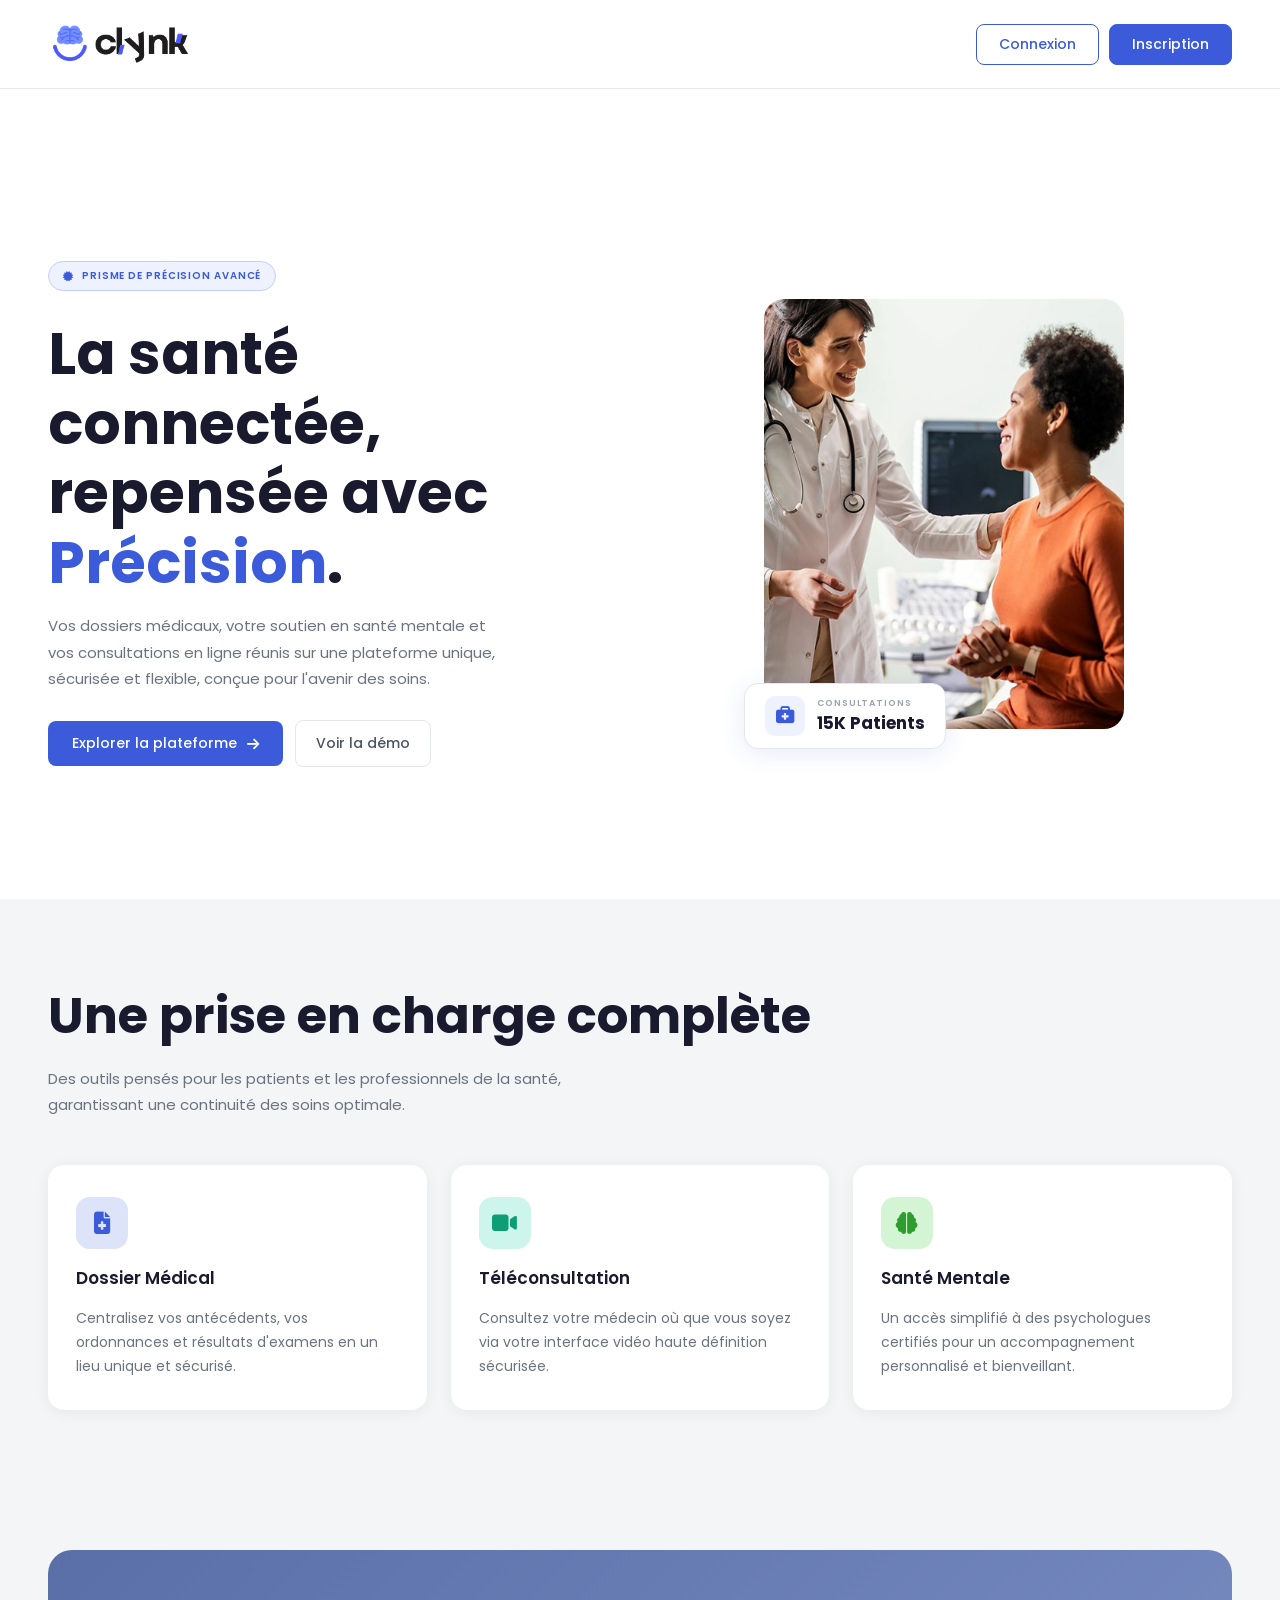
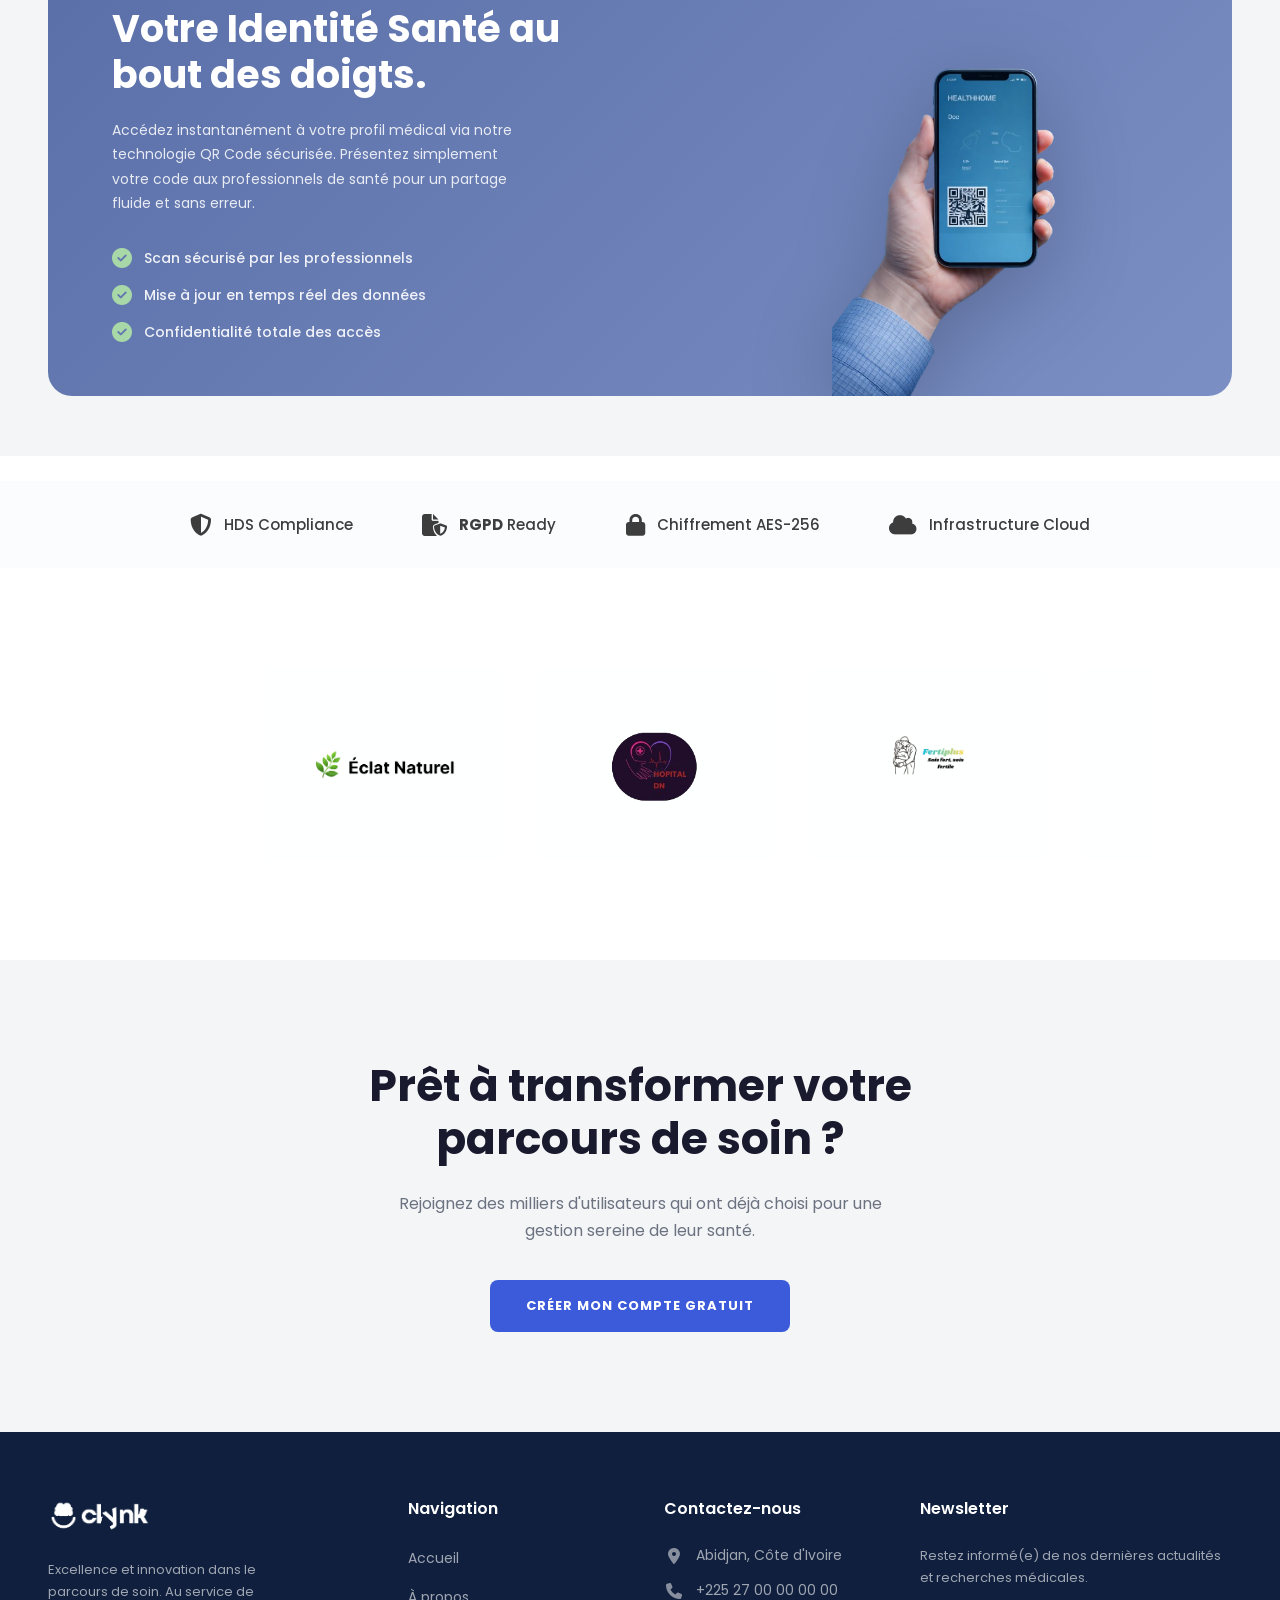
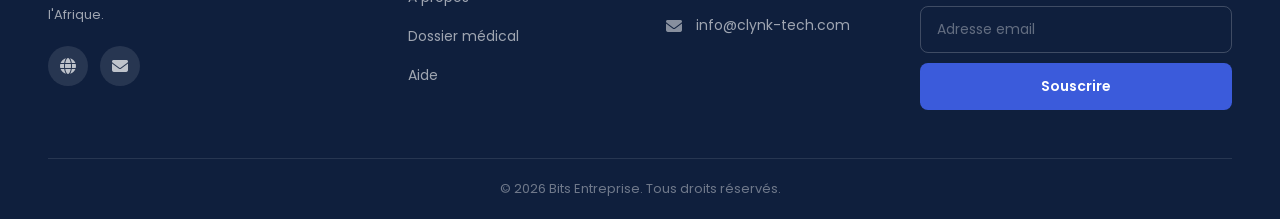
<file: index.html>
<!doctype html>
<html lang="fr">

<head>
  <meta charset="UTF-8" />
  <meta name="viewport" content="width=device-width, initial-scale=1.0" />
  <link rel="stylesheet" href="style.css" />
  <title>CLYNK | Accueil</title>
  <link rel="stylesheet" href="https://cdnjs.cloudflare.com/ajax/libs/font-awesome/6.5.0/css/all.min.css" />
  <link rel="icon" type="image/x-icon" href="ressources/favicon_io/android-chrome-512x512.png" />
</head>

<body>

  <!-- NAVIGATION -->
  <nav class="nav">
    <img src="ressources/logo Clynk1.png" alt="Logo de Clynk" class="nav__logo" />

    <!-- Bouton burger -->
    <button class="nav__burger" id="burger" aria-label="Ouvrir le menu">
      <i class="fa-solid fa-bars"></i>
    </button>

    <!-- Liens -->
    <ul class="nav__liens" id="menu">
      <li class="btn-contact"><a href="Auth/connexion.html">Connexion</a></li>
      <li class="btn-contact"><a href="Auth/creation.html">Inscription</a></li>
    </ul>
  </nav>

  <!-- HERO -->
  <div class="hero">
    <div class="hero__gauche">
      <div class="badge">
        <i class="fa-solid fa-certificate"></i>
        Prisme de précision avancé
      </div>
      <div class="hero__texte">
        <h1>La santé connectée, repensée avec <span>Précision</span>.</h1>
        <p>Vos dossiers médicaux, votre soutien en santé mentale et vos consultations en ligne réunis sur une plateforme unique, sécurisée et flexible, conçue pour l'avenir des soins.</p>
      </div>
      <div class="hero__boutons">
        <a href="" class="btn-primaire">Explorer la plateforme <i class="fa-solid fa-arrow-right"></i></a>
        <a href="" class="btn-secondaire">Voir la démo</a>
      </div>
    </div>

    <div class="hero__droite">
      <div class="hero__image">
        <img src="ressources/hero0.png" alt="Une doctoresse avec un patient" />
        <div class="stat-carte">
          <div class="stat-carte__icone"><i class="fa-solid fa-briefcase-medical"></i></div>
          <div class="stat-carte__info">
            <span class="stat-carte__label">Consultations</span>
            <span class="stat-carte__valeur">15K Patients</span>
          </div>
        </div>
      </div>
    </div>
  </div>

  <!-- SECTION : PRISE EN CHARGE -->
  <div class="section-fonctionnalites">
    <div class="section-fonctionnalites__entete">
      <h2>Une prise en charge complète</h2>
      <p>Des outils pensés pour les patients et les professionnels de la santé, garantissant une continuité des soins optimale.</p>
    </div>
    <div class="section-fonctionnalites__grille">
      <div class="carte-fonctionnalite">
        <div class="carte-fonctionnalite__icone icone-bleu"><i class="fa-solid fa-file-medical"></i></div>
        <h3>Dossier Médical</h3>
        <p>Centralisez vos antécédents, vos ordonnances et résultats d'examens en un lieu unique et sécurisé.</p>
      </div>
      <div class="carte-fonctionnalite">
        <div class="carte-fonctionnalite__icone icone-teal"><i class="fa-solid fa-video"></i></div>
        <h3>Téléconsultation</h3>
        <p>Consultez votre médecin où que vous soyez via votre interface vidéo haute définition sécurisée.</p>
      </div>
      <div class="carte-fonctionnalite">
        <div class="carte-fonctionnalite__icone icone-vert"><i class="fa-solid fa-brain"></i></div>
        <h3>Santé Mentale</h3>
        <p>Un accès simplifié à des psychologues certifiés pour un accompagnement personnalisé et bienveillant.</p>
      </div>
    </div>
  </div>

  <!-- SECTION : IDENTITÉ SANTÉ -->
  <div class="section-identite">
    <div class="section-identite__contenu">
      <div class="section-identite__texte">
        <h2>Votre Identité Santé au bout des doigts.</h2>
        <p>Accédez instantanément à votre profil médical via notre technologie QR Code sécurisée. Présentez simplement votre code aux professionnels de santé pour un partage fluide et sans erreur.</p>
        <div class="section-identite__points">
          <span><i class="fa-solid fa-circle-check"></i> Scan sécurisé par les professionnels</span>
          <span><i class="fa-solid fa-circle-check"></i> Mise à jour en temps réel des données</span>
          <span><i class="fa-solid fa-circle-check"></i> Confidentialité totale des accès</span>
        </div>
      </div>
      <div class="section-identite__image">
        <img src="ressources/hero_background-removebg-preview.png" alt="Main tenant un téléphone avec QR Code" />
      </div>
    </div>
  </div>

  <!-- SECTION : NORMES -->
  <div class="section-normes">
    <div class="section-normes__grille">
      <div class="norme"><i class="fa-solid fa-shield-halved"></i><p>HDS Compliance</p></div>
      <div class="norme"><i class="fa-solid fa-file-shield"></i><p><span>RGPD</span> Ready</p></div>
      <div class="norme"><i class="fa-solid fa-lock"></i><p>Chiffrement AES-256</p></div>
      <div class="norme"><i class="fa-solid fa-cloud"></i><p>Infrastructure Cloud</p></div>
    </div>
  </div>

  <!-- CARROUSEL PARTENAIRES -->
  <div class="carrousel">
    <div class="carrousel__groupe">
      <div class="carrousel__carte"><img src="ressources/logo_partnair/eclatNaturel.png" alt="" /></div>
      <div class="carrousel__carte"><img src="ressources/logo_partnair/logo_Arnard_Dn-removebg-preview.png" alt="" /></div>
      <div class="carrousel__carte"><img src="ressources/logo_partnair/fertile_Plus-removebg-preview.png" alt="" /></div>
      <div class="carrousel__carte"><img src="ressources/logo_partnair/logo_cura-removebg-preview.png" alt="" /></div>
      <div class="carrousel__carte"><img src="ressources/logo_partnair/logoZebi.png" alt="" /></div>
      <div class="carrousel__carte"><img src="ressources/logo_partnair/Medical_Logo__1___1___1_-removebg-preview.png" alt="" /></div>
      <div class="carrousel__carte"><img src="ressources/logo_partnair/bebefood.png" alt="" /></div>
      <div class="carrousel__carte"><img src="ressources/logo_partnair/suivimamn-logo-removebg-preview (1).png" alt="" /></div>
    </div>
    <div aria-hidden class="carrousel__groupe">
      <div class="carrousel__carte"><img src="ressources/logo_partnair/santepoche-removebg-preview.png" alt="" /></div>
      <div class="carrousel__carte"><img src="ressources/logo_partnair/eclatNaturel.png" alt="" /></div>
      <div class="carrousel__carte"><img src="ressources/logo_partnair/logo_Arnard_Dn-removebg-preview.png" alt="" /></div>
      <div class="carrousel__carte"><img src="ressources/logo_partnair/fertile_Plus-removebg-preview.png" alt="" /></div>
      <div class="carrousel__carte"><img src="ressources/logo_partnair/logo_cura-removebg-preview.png" alt="" /></div>
      <div class="carrousel__carte"><img src="ressources/logo_partnair/logoZebi.png" alt="" /></div>
      <div class="carrousel__carte"><img src="ressources/logo_partnair/Medical_Logo__1___1___1_-removebg-preview.png" alt="" /></div>
      <div class="carrousel__carte"><img src="ressources/logo_partnair/logo_cura-removebg-preview.png" alt="" /></div>
    </div>
  </div>

  <!-- SECTION : APPEL À L'ACTION -->
  <div class="section-cta">
    <h2 class="section-cta__titre">Prêt à transformer votre parcours de soin ?</h2>
    <p class="section-cta__texte">Rejoignez des milliers d'utilisateurs qui ont déjà choisi pour une gestion sereine de leur santé.</p>
    <a href="Auth/connexion.html" class="btn-cta">CRÉER MON COMPTE GRATUIT</a>
  </div>

  <!-- PIED DE PAGE -->
  <footer class="pied-de-page">
    <div class="pied-de-page__contenu">

      <div class="pied-de-page__colonne">
        <img src="ressources/logo Clynk1.png" alt="Logo Clynk" class="pied-de-page__logo" />
        <p class="pied-de-page__description">Excellence et innovation dans le parcours de soin. Au service de l'Afrique.</p>
        <div class="pied-de-page__reseaux">
          <a href="#"><i class="fa-solid fa-globe"></i></a>
          <a href="#"><i class="fa-solid fa-envelope"></i></a>
        </div>
      </div>

      <div class="pied-de-page__colonne">
        <h4>Navigation</h4>
        <ul>
          <li><a href="index.html">Accueil</a></li>
          <li><a href="#">À propos</a></li>
          <li><a href="#">Dossier médical</a></li>
          <li><a href="#">Aide</a></li>
        </ul>
      </div>

      <div class="pied-de-page__colonne">
        <h4>Contactez-nous</h4>
        <ul class="pied-de-page__contact">
          <li><i class="fa-solid fa-location-dot"></i> Abidjan, Côte d'Ivoire</li>
          <li><i class="fa-solid fa-phone"></i> +225 27 00 00 00 00</li>
          <li><i class="fa-solid fa-envelope"></i> info@clynk-tech.com</li>
        </ul>
      </div>

      <div class="pied-de-page__colonne">
        <h4>Newsletter</h4>
        <p class="pied-de-page__newsletter-texte">Restez informé(e) de nos dernières actualités et recherches médicales.</p>
        <div class="pied-de-page__formulaire">
          <input type="email" placeholder="Adresse email" />
          <button>Souscrire</button>
        </div>
      </div>

    </div>
    <div class="pied-de-page__bas">
      <p>© 2026 Bits Entreprise. Tous droits réservés.</p>
    </div>
  </footer>

  <script src="script/essentials.js" defer></script>

</body>
</html>
</file>
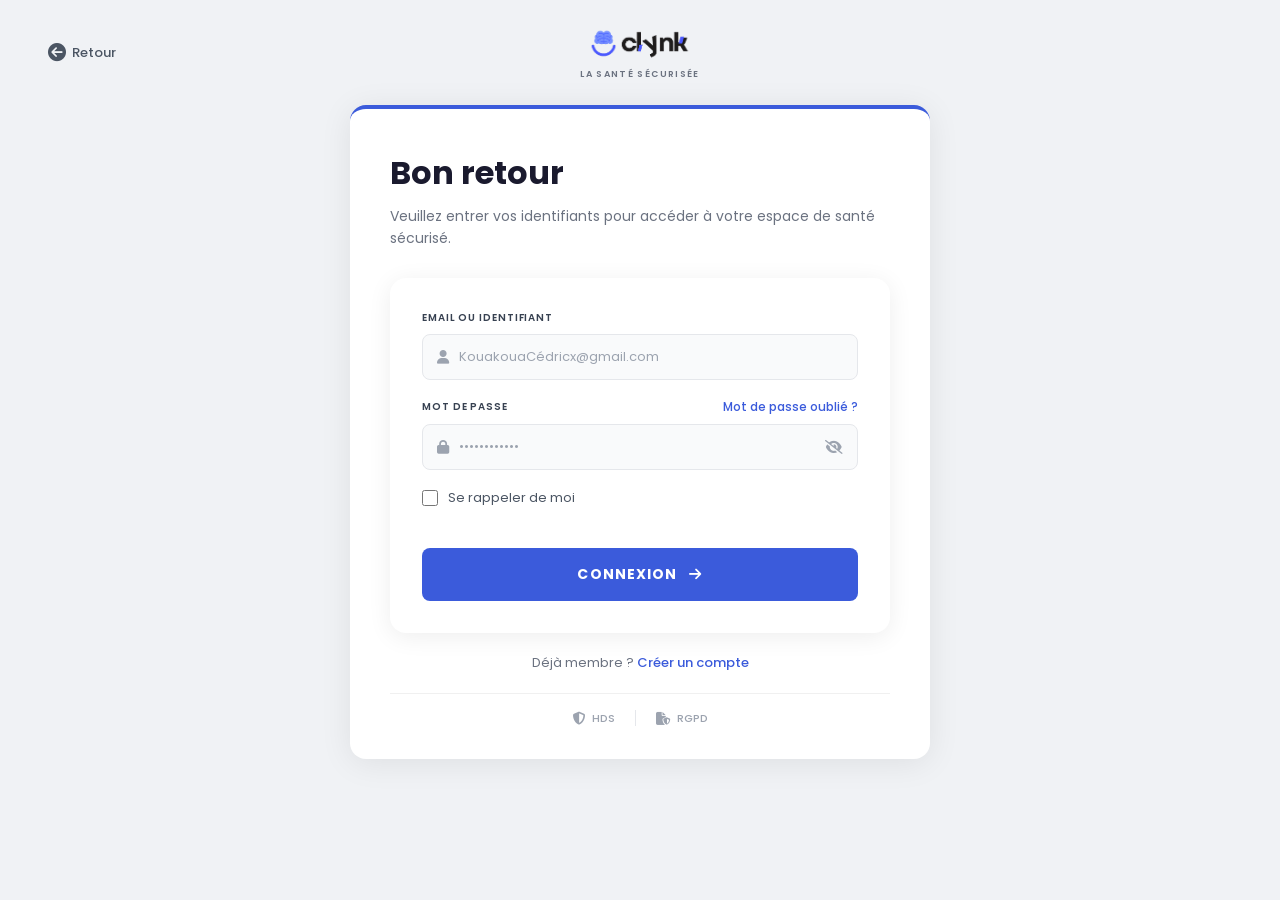
<file: Auth/connexion.html>
<!DOCTYPE html>
<html lang="fr">

<head>
    <meta charset="UTF-8">
    <meta name="viewport" content="width=device-width, initial-scale=1.0">
    <link rel="stylesheet" href="style-connexion.css">
    <title>CLYNK | Connexion</title>
    <link rel="stylesheet" href="https://cdnjs.cloudflare.com/ajax/libs/font-awesome/6.5.0/css/all.min.css" />
    <link rel="icon" type="image/x-icon" href="../ressources/favicon_io/android-chrome-512x512.png" />
</head>

<body>

    <!-- Header -->
    <div class="header-connexion">
        <a href="../index.html" class="btn-retour">
            <i class="fa-solid fa-circle-arrow-left"></i>
            Retour
        </a>
        <div class="header-logo">
            <img src="../ressources/logo Clynk1.png" alt="Logo Clynk" class="logo" />
            <p>LA SANTÉ SÉCURISÉE</p>
        </div>
        <div></div> <!-- spacer pour centrer le logo -->
    </div>

    <!-- Carte connexion -->
    <div class="connexion-card">

        <div class="card-header">
            <h2>Bon retour</h2>
            <p>Veuillez entrer vos identifiants pour accéder à votre espace de santé sécurisé.</p>
        </div>

        <div class="input-form">

            <!-- Email -->
            <div class="form-group">
                <label>EMAIL OU IDENTIFIANT</label>
                <div class="input-wrapper">
                    <i class="fa-solid fa-user"></i>
                    <input type="text" id="email" placeholder="KouakouaCédricx@gmail.com" />
                </div>
            </div>

            <!-- Rôle -->
            <!-- <div class="form-group">
                <label>Rôle</label>
                <select id="role">
                    <option value="Médecin">Médecin</option>
                    <option value="Patient">Patient</option>
                </select>
            </div> -->

            <!-- Mot de passe -->
            <div class="form-group">
                <div class="label-row">
                    <label>MOT DE PASSE</label>
                    <a href="Verif.html" class="forgot">Mot de passe oublié ?</a>
                </div>
                <div class="input-wrapper">
                    <i class="fa-solid fa-lock"></i>
                    <input type="password" placeholder="••••••••••••" id="password" />
                    <i class="fa-solid fa-eye-slash toggle-password" onclick="togglePasswordConnexion()"></i>
                </div>
            </div>

            <!-- Se souvenir -->
            <div class="remember">
                <input type="checkbox" id="remember" />
                <label for="remember">Se rappeler de moi</label>
            </div>

            <!-- Erreur -->
            <p id="erreur" style="color: red; font-size: 12px; text-align: center;"></p>

            
            <!-- Bouton connexion -->
            <a href="#" class="btn-connexion" id="btn-connexion">
                CONNEXION
                <i class="fa-solid fa-arrow-right"></i>
            </a>

        </div>

        <!-- Déjà membre -->
        <p class="already">Déjà membre ? <a href="creation.html">Créer un compte</a></p>

        <!-- Badges sécurité -->
        <div class="badges">
            <span><i class="fa-solid fa-shield-halved"></i> HDS</span>
            <div class="separator"></div>
            <span><i class="fa-solid fa-file-shield"></i> RGPD</span>
        </div>

    </div>
   <script src="../script/essentials.js" defer></script>
<script src="../script/auth.js" defer></script>
<script src="../script/connexion.js" defer></script>
</body>

</html>
</file>
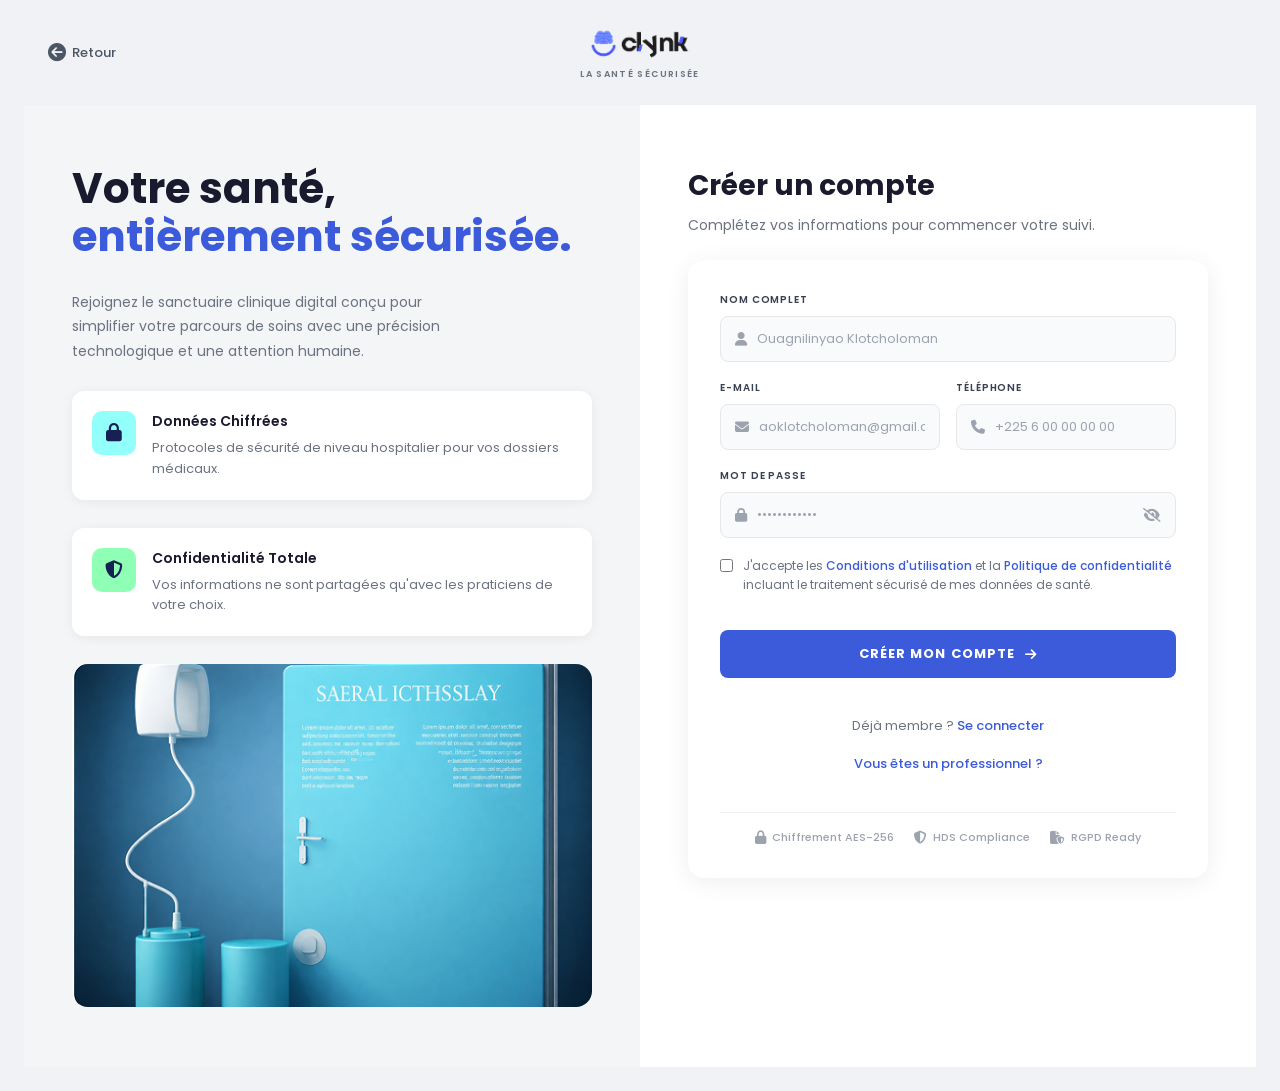
<file: Auth/creation.html>
<!DOCTYPE html>
<html lang="fr">

<head>
    <meta charset="UTF-8">
    <meta name="viewport" content="width=device-width, initial-scale=1.0">
    <link rel="stylesheet" href="style_creation.css">

    <title>CLYNK | Création de compte professionnel</title>
    <link rel="stylesheet" href="https://cdnjs.cloudflare.com/ajax/libs/font-awesome/6.5.0/css/all.min.css" />
    <link rel="icon" type="image/x-icon" href="../ressources/favicon_io/android-chrome-512x512.png" />
</head>

<body>

    <!-- Header -->
    <div class="header-connexion">
        <a href="../index.html" class="btn-retour">
            <i class="fa-solid fa-circle-arrow-left"></i>
            Retour
        </a>
        <div class="header-logo">
            <img src="../ressources/logo Clynk1.png" alt="Logo Clynk" class="logo" />
            <p>LA SANTÉ SÉCURISÉE</p>
        </div>
        <div></div> <!-- spacer pour centrer le logo -->
    </div>

    <!-- Section création de compte -->
    <div class="inscription-form">

        <!-- Colonne gauche -->
        <div class="inscription-left">
            <h1 class="inscription-title">
                Votre santé, <span>entièrement sécurisée.</span>
            </h1>
            <p class="inscription-info">
                Rejoignez le sanctuaire clinique digital conçu pour simplifier votre parcours
                de soins avec une précision technologique et une attention humaine.
            </p>

            <div class="visual">
                <div class="visual-icon iconv1">
                    <i class="fa-solid fa-lock"></i>
                </div>
                <div>
                    <h3>Données Chiffrées</h3>
                    <p>Protocoles de sécurité de niveau hospitalier pour vos dossiers médicaux.</p>
                </div>
            </div>

            <div class="visual">
                <div class="visual-icon iconv2">
                    <i class="fa-solid fa-shield-halved"></i>
                </div>
                <div>
                    <h3>Confidentialité Totale</h3>
                    <p>Vos informations ne sont partagées qu'avec les praticiens de votre choix.</p>
                </div>
            </div>

            <img src="../ressources/img-inscription.png" alt="Illustration sécurité médicale" class="inscription-img" />
        </div>

        <!-- Colonne droite -->
        <div class="inscription-right">
            <h2 class="form-title">Créer un compte</h2>
            <p class="form-subtitle">Complétez vos informations pour commencer votre suivi.</p>

            <div class="input-form">

                <!-- Nom complet -->
                <div class="form-group full">
                    <label>NOM COMPLET</label>
                    <div class="input-wrapper">
                        <i class="fa-solid fa-user"></i>
                        <input type="text" id="nom" placeholder="Ouagnilinyao Klotcholoman" />
                    </div>
                </div>

                <!-- Email + Téléphone -->
                <div class="form-row">
                    <div class="form-group">
                        <label>E-MAIL</label>
                        <div class="input-wrapper">
                            <i class="fa-solid fa-envelope"></i>
                            <input type="email" id="email" placeholder="aoklotcholoman@gmail.com" />
                        </div>
                    </div>
                    <div class="form-group">
                        <label>TÉLÉPHONE</label>
                        <div class="input-wrapper">
                            <i class="fa-solid fa-phone"></i>
                            <input type="tel" id="telephone" placeholder="+225 6 00 00 00 00" />
                        </div>
                    </div>
                </div>

                <!-- Mot de passe -->
                <div class="form-group full">
                    <label>MOT DE PASSE</label>
                    <div class="input-wrapper">
                        <i class="fa-solid fa-lock"></i>
                        <input type="password" placeholder="••••••••••••" id="password-inscription" />
                        <i class="fa-solid fa-eye-slash toggle-password" onclick="togglePassword()"></i>
                    </div>
                </div>

                <!-- CGU -->
                <div class="cgu">
                    <input type="checkbox" id="cgu" />
                    <label for="cgu">
                        J'accepte les <a href="#">Conditions d'utilisation</a> et la
                        <a href="#">Politique de confidentialité</a> incluant le traitement sécurisé
                        de mes données de santé.
                    </label>
                </div>

                <!-- Erreur -->
                <p id="erreur" style="color: red; font-size: 12px; text-align: center;"></p>


                <!-- Bouton -->
                <a href="#" class="btn-inscription" id="btn-creer">
                    CRÉER MON COMPTE
                    <i class="fa-solid fa-arrow-right"></i>
                </a>

                <!-- Déjà membre -->
                <p class="already">Déjà membre ? <a href="connexion.html">Se connecter</a></p>
                <p class="pro"><a href="creation_pro.html">Vous êtes un professionnel ?</a></p>

                <!-- Badges -->
                <div class="badges">
                    <span><i class="fa-solid fa-lock"></i> Chiffrement AES-256</span>
                    <span><i class="fa-solid fa-shield-halved"></i> HDS Compliance</span>
                    <span><i class="fa-solid fa-file-shield"></i> RGPD Ready</span>
                </div>

            </div>
        </div>

    </div>

    <script src="../script/essentials.js" defer></script>
    <script src="../script/auth.js" defer></script>
    <script src="../script/inscription_client.js" defer></script>
</body>

</html>
</file>
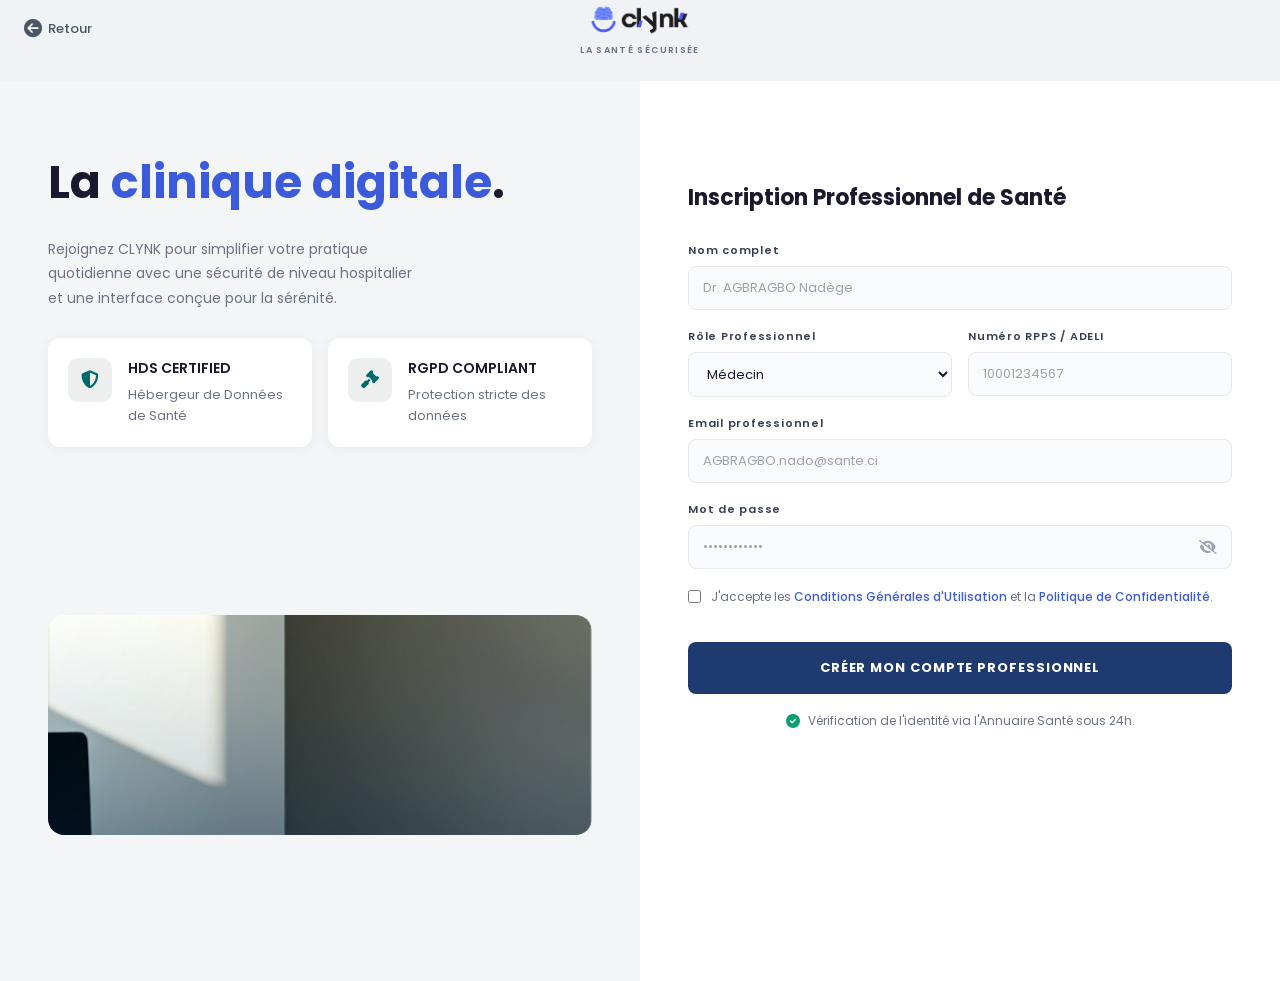
<file: Auth/creation_pro.html>
<!DOCTYPE html>
<html lang="fr">

<head>
    <meta charset="UTF-8">
    <meta name="viewport" content="width=device-width, initial-scale=1.0">
    <link rel="stylesheet" href="style_connexion_pro.css">
    <title>CLYNK | Connexion</title>
    <link rel="stylesheet" href="https://cdnjs.cloudflare.com/ajax/libs/font-awesome/6.5.0/css/all.min.css" />
    <link rel="icon" type="image/x-icon" href="../ressources/favicon_io/android-chrome-512x512.png" />
</head>

<body>

    <!-- Header -->
    <div class="header-connexion">
        <a href="connexion.html" class="btn-retour">
            <i class="fa-solid fa-circle-arrow-left"></i>
            Retour
        </a>
        <div class="header-logo">
            <img src="../ressources/logo Clynk1.png" alt="Logo Clynk" class="logo" />
            <p>LA SANTÉ SÉCURISÉE</p>
        </div>
        <div></div> <!-- spacer pour centrer le logo -->
    </div>

    <!-- Section création de compte -->
    <div class="inscription-form">

        <!-- Colonne gauche -->
        <div class="inscription-left">
            <h1 class="inscription-title">
                La <span>clinique digitale</span>.
            </h1>
            <p class="inscription-info">
                Rejoignez CLYNK pour simplifier votre pratique
                quotidienne avec une sécurité de niveau hospitalier
                et une interface conçue pour la sérénité.
            </p>

            <div class="visual-row">
                <div class="visual">
                    <div class="visual-icon iconv1">
                        <i class="fa-solid fa-shield-halved"></i>
                    </div>
                    <div>
                        <h3>HDS CERTIFIED</h3>
                        <p>Hébergeur de Données de Santé</p>
                    </div>
                </div>

                <div class="visual">
                    <div class="visual-icon iconv2">
                        <i class="fa-solid fa-gavel"></i>
                    </div>
                    <div>
                        <h3>RGPD COMPLIANT</h3>
                        <p>Protection stricte des données</p>
                    </div>
                </div>
            </div>

            <img src="../ressources/Container.png" alt="Illustration sécurité médicale" class="inscription-img" />
        </div>

        <!-- Colonne droite -->
        <div class="inscription-right">
            <h2 class="form-title">Inscription Professionnel de Santé</h2>

            <div class="input-form">

                <!-- Nom complet -->
                <div class="form-group">
                    <label>Nom complet</label>
                    <div class="input-wrapper">
                        <input type="text" id="nom" placeholder="Dr. AGBRAGBO Nadège" />
                    </div>
                </div>

                <!-- Rôle + Numéro RPPS -->
                <div class="form-row">
                    <div class="form-group">
                        <label>Rôle Professionnel</label>
                        <select id="role-pro">
                            <option value="Médecin">Médecin</option>
                            <option value="Infirmier">Infirmier</option>
                            <option value="Pharmacien">Pharmacien</option>
                            <option value="Psychologue">Psychologue</option>
                        </select>
                    </div>
                    <div class="form-group">
                        <label>Numéro RPPS / ADELI</label>
                        <div class="input-wrapper">
                            <input type="text" id="rpps" placeholder="10001234567" />
                        </div>
                    </div>
                </div>

                <!-- Email -->
                <div class="form-group">
                    <label>Email professionnel</label>
                    <div class="input-wrapper">
                        <input type="email" id="email" placeholder="AGBRAGBO.nado@sante.ci" />
                    </div>
                </div>

                <!-- Mot de passe -->
                <div class="form-group">
                    <label>Mot de passe</label>
                    <div class="input-wrapper">
                        <input type="password" placeholder="••••••••••••" id="password-inscription" />
                        <i class="fa-solid fa-eye-slash toggle-password" onclick="togglePassword()"></i>
                    </div>
                </div>

                <!-- CGU -->
                <div class="cgu">
                    <input type="checkbox" id="cgu" />
                    <label for="cgu">
                        J'accepte les <a href="#">Conditions Générales d'Utilisation</a> et la
                        <a href="#">Politique de Confidentialité</a>.
                    </label>
                </div>

                <!-- Erreur -->
                <p id="erreur" style="color: red; font-size: 12px; text-align: center;"></p>


                <!-- Bouton -->
                <a href="#" class="btn-inscription" id="btn-creer-pro">
                    CRÉER MON COMPTE PROFESSIONNEL
                </a>

                <!-- Vérification -->
                <p class="verif-note">
                    <i class="fa-solid fa-circle-check"></i>
                    Vérification de l'identité via l'Annuaire Santé sous 24h.
                </p>

            </div>
        </div>

    </div>

    </div>
    <script src="../script/essentials.js" defer></script>
    <script src="../script/auth.js" defer></script>
    <script src="../script/inscription_pro.js" defer></script>
</body>

</html>
</file>
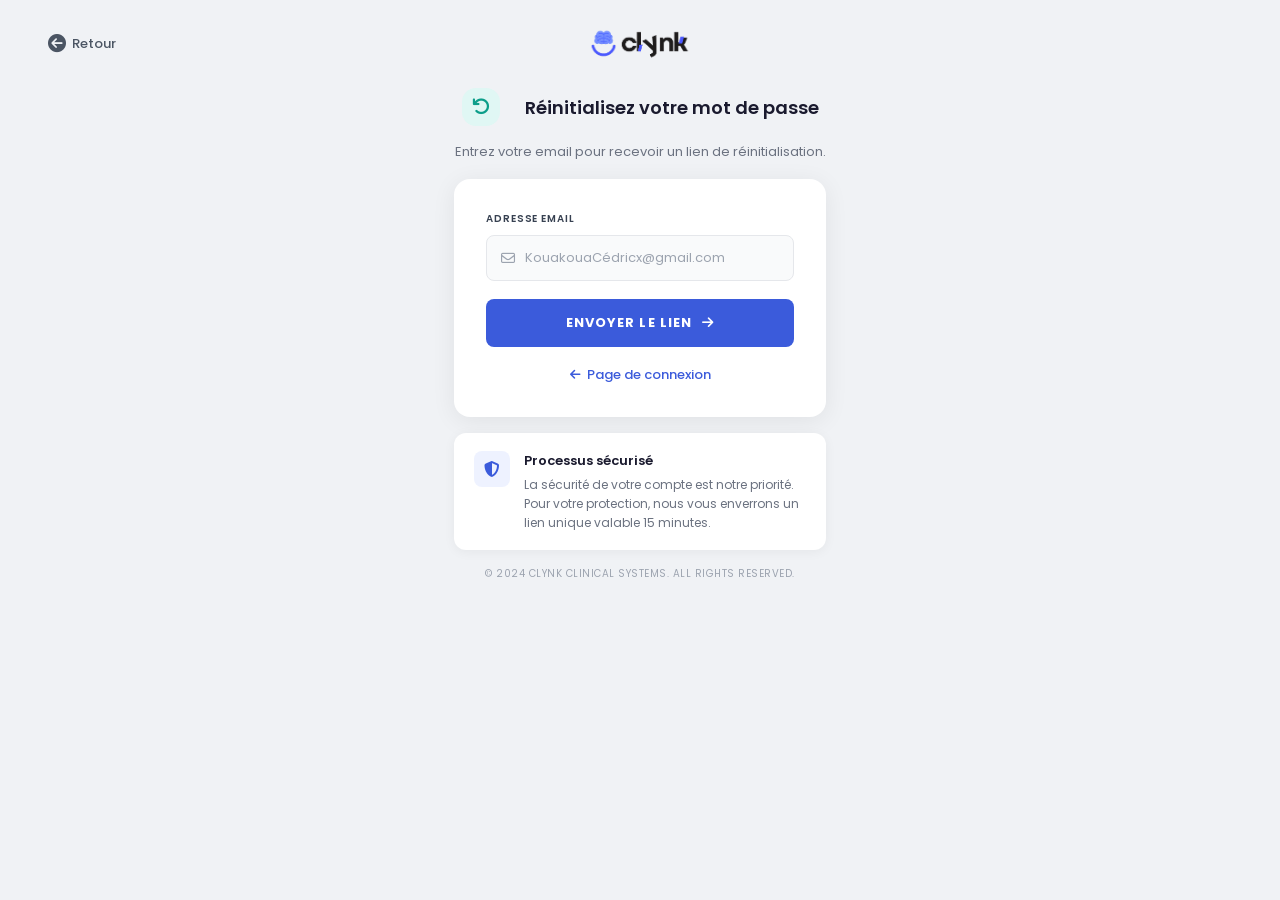
<file: Auth/Verif.html>
<!DOCTYPE html>
<html lang="fr">

<head>
    <meta charset="UTF-8">
    <meta name="viewport" content="width=device-width, initial-scale=1.0">
    <link rel="stylesheet" href="verif-style.css">
    <title>CLYNK | Réinitialisation</title>
    <link rel="stylesheet" href="https://cdnjs.cloudflare.com/ajax/libs/font-awesome/6.5.0/css/all.min.css" />
    <link rel="icon" type="image/x-icon" href="../ressources/favicon_io/android-chrome-512x512.png" />
</head>

<body>

    <!-- Header -->
    <div class="header-connexion">
        <a href="../index.html" class="btn-retour">
            <i class="fa-solid fa-circle-arrow-left"></i>
            Retour
        </a>
        <div class="header-logo">
            <img src="../ressources/logo Clynk1.png" alt="Logo Clynk" class="logo" />
        </div>
        <div></div>
    </div>

    <!-- Section réinitialisation -->
    <div class="verification">

        <div class="verif-header">
            <div class="badge">
                <i class="fa-solid fa-arrow-rotate-left"></i>
            </div>
            <h2 class="Verf-title">Réinitialisez votre mot de passe</h2>
        </div>
        <p class="verif-subtitle">Entrez votre email pour recevoir un lien de réinitialisation.</p>

        <!-- Carte formulaire -->
        <div class="input-form">
            <div class="form-group">
                <label>ADRESSE EMAIL</label>
                <div class="input-wrapper">
                    <i class="fa-regular fa-envelope"></i>
                    <input type="email" placeholder="KouakouaCédricx@gmail.com" />
                </div>
            </div>

            <a href="#" class="btn-inscription">
                ENVOYER LE LIEN
                <i class="fa-solid fa-arrow-right"></i>
            </a>

            <p class="connect">
                <i class="fa-solid fa-arrow-left"></i>
                <a href="connexion.html">Page de connexion</a>
            </p>
        </div>

        <!-- Bloc sécurité -->
        <div class="secure-block">
            <div class="secure-icon">
                <i class="fa-solid fa-shield-halved"></i>
            </div>
            <div>
                <p class="secure-title">Processus sécurisé</p>
                <p class="secure-text">
                    La sécurité de votre compte est notre priorité. Pour votre protection, nous vous enverrons un lien unique valable 15 minutes.
                </p>
            </div>
        </div>

        <p class="reset-footer">© 2024 CLYNK CLINICAL SYSTEMS. ALL RIGHTS RESERVED.</p>

    </div>

</body>

</html>
</file>
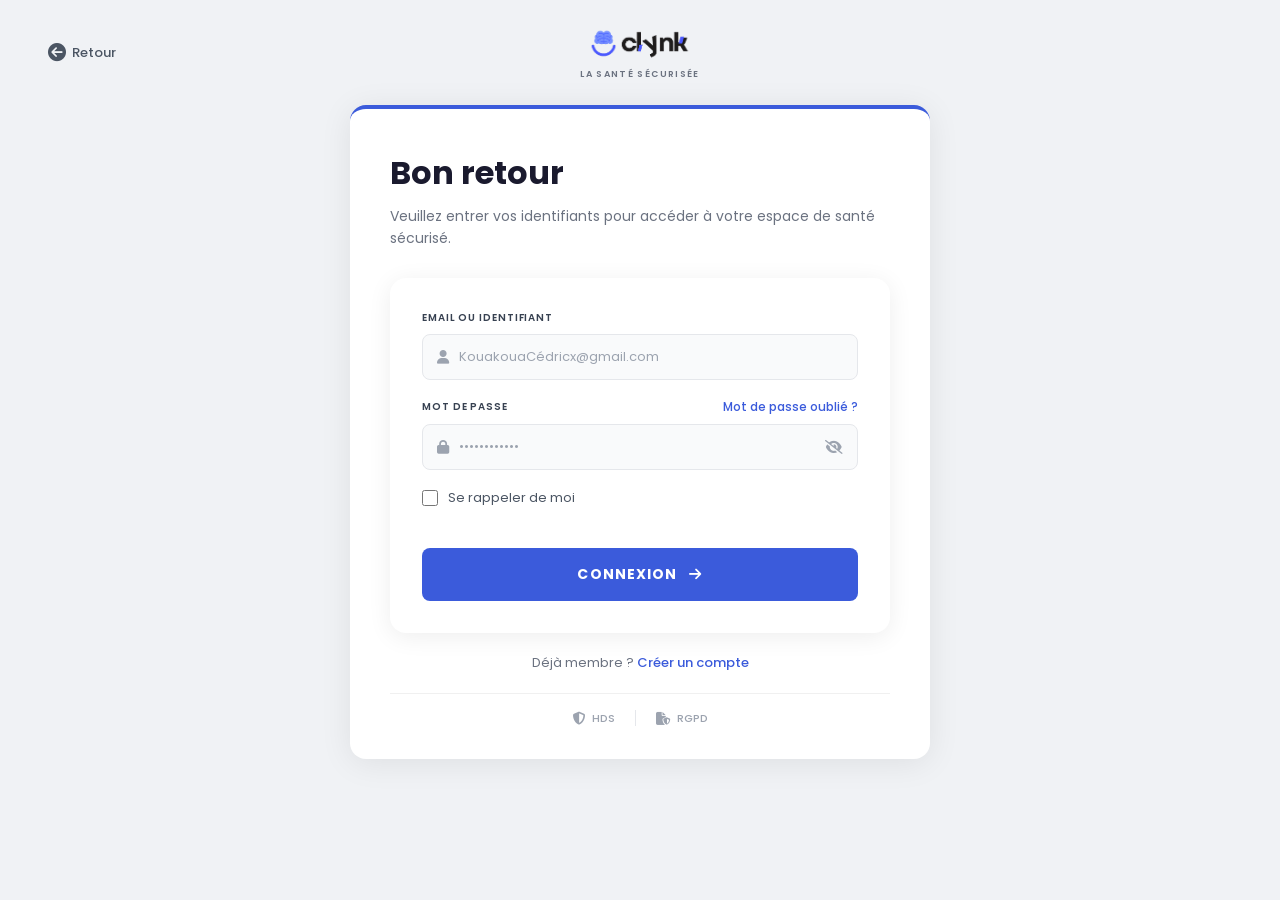
<file: Dashboard/dossier_patient.html>
<!DOCTYPE html>
<html lang="fr">
<head>
    <meta charset="UTF-8">
    <meta name="viewport" content="width=device-width, initial-scale=1.0">
    <title>CLYNK | Dossier Patient</title>
    <link rel="stylesheet" href="https://cdnjs.cloudflare.com/ajax/libs/font-awesome/6.5.0/css/all.min.css" />
    <link href="https://fonts.googleapis.com/css2?family=Poppins:wght@400;500;600;700&display=swap" rel="stylesheet">
    <style>
        * { margin: 0; padding: 0; box-sizing: border-box; }

        body {
            font-family: "Poppins", sans-serif;
            background: #f0f2f5;
            min-height: 100vh;
            display: flex;
            flex-direction: column;
            align-items: center;
            padding: 40px 24px;
        }

        .carte-dossier {
            background: #fff;
            border-radius: 16px;
            padding: 36px;
            width: 100%;
            max-width: 480px;
            box-shadow: 0 4px 24px rgba(0,0,0,0.08);
            display: flex;
            flex-direction: column;
            gap: 20px;
        }

        .entete {
            display: flex;
            align-items: center;
            gap: 12px;
            padding-bottom: 16px;
            border-bottom: 1px solid #f0f0f0;
        }

        .entete img { height: 32px; }

        .entete h2 {
            font-size: 18px;
            font-weight: 700;
            color: #1a1a2e;
        }

        .badge-verifie {
            display: flex;
            align-items: center;
            gap: 6px;
            background: #dcfce7;
            color: #16a34a;
            font-size: 11px;
            font-weight: 600;
            padding: 4px 10px;
            border-radius: 20px;
            margin-left: auto;
        }

        .section-titre {
            font-size: 11px;
            font-weight: 700;
            color: #9ca3af;
            letter-spacing: 0.08em;
            text-transform: uppercase;
        }

        .info-ligne {
            display: flex;
            justify-content: space-between;
            align-items: center;
            padding: 12px 16px;
            background: #f9fafb;
            border-radius: 8px;
        }

        .etiquette {
            font-size: 11px;
            font-weight: 600;
            color: #9ca3af;
            letter-spacing: 0.06em;
        }

        .valeur {
            font-size: 13px;
            font-weight: 500;
            color: #1a1a2e;
        }

        .medecin-badge {
            background: #eef2ff;
            border-radius: 10px;
            padding: 12px 16px;
            font-size: 12px;
            color: #3b5bdb;
            display: flex;
            align-items: center;
            gap: 8px;
        }

        .btn-retour {
            display: flex;
            align-items: center;
            justify-content: center;
            gap: 8px;
            background: #f4f5f7;
            color: #4b5563;
            text-decoration: none;
            font-size: 13px;
            font-weight: 500;
            padding: 12px;
            border-radius: 8px;
            transition:  0.2s;
        }

        .btn-retour:hover { background: #e5e7eb; }
    </style>
</head>
<body>

    <div class="carte-dossier">

        <div class="entete">
            <img src="../ressources/logo Clynk1.png" alt="Logo" />
            <h2>Dossier Patient</h2>
            <span class="badge-verifie">
                <i class="fa-solid fa-circle-check"></i> Vérifié
            </span>
        </div>

        <!-- Infos patient -->
        <p class="section-titre">Informations Patient</p>
        <div id="infos-patient" style="display:flex; flex-direction:column; gap:8px;">
            <!-- Rempli par JS -->
        </div>

        <!-- Médecin connecté -->
        <div class="medecin-badge" id="medecin-info">
            <!-- Rempli par JS -->
        </div>

        <a href="javascript:history.back()" class="btn-retour">
            <i class="fa-solid fa-arrow-left"></i> Retour
        </a>

    </div>

    <script src="../script/auth.js"></script>
    <script>
        const params    = new URLSearchParams(window.location.search);
        const patientId = params.get("id");
        const rpps      = params.get("rpps");

        // Vérification — si pas de RPPS ou pas d'ID → refuser l'accès
        if (!patientId || !rpps) {
            window.location.href = "../Auth/connexion.html";
        }

        const tous = getUsers();

        // Vérifier le médecin
        const medecin = tous.find(u => u.role === "medecin" && u.rpps === rpps);
        if (!medecin) {
            window.location.href = "../Auth/connexion.html";
        }

        // Trouver le patient
        const patient = tous.find(u => String(u.id) === String(patientId));
        if (!patient) {
            document.getElementById("infos-patient").innerHTML = "<p>Patient introuvable.</p>";
        } else {
            const infos = [
                { etiquette: "NOM COMPLET",  valeur: patient.nom },
                { etiquette: "EMAIL",         valeur: patient.email },
                { etiquette: "TÉLÉPHONE",     valeur: patient.telephone || "Non renseigné" },
                { etiquette: "ID PATIENT",    valeur: "#" + patient.id },
            ];

            const conteneur = document.getElementById("infos-patient");
            infos.forEach(function(info) {
                conteneur.innerHTML += `
                    <div class="info-ligne">
                        <span class="etiquette">${info.etiquette}</span>
                        <span class="valeur">${info.valeur}</span>
                    </div>
                `;
            });
        }

        // Afficher le médecin qui consulte
        document.getElementById("medecin-info").innerHTML = `
            <i class="fa-solid fa-user-doctor"></i>
            Consulté par <strong>${medecin.nom}</strong> — RPPS : ${medecin.rpps}
        `;
    </script>

</body>
</html>
</file>
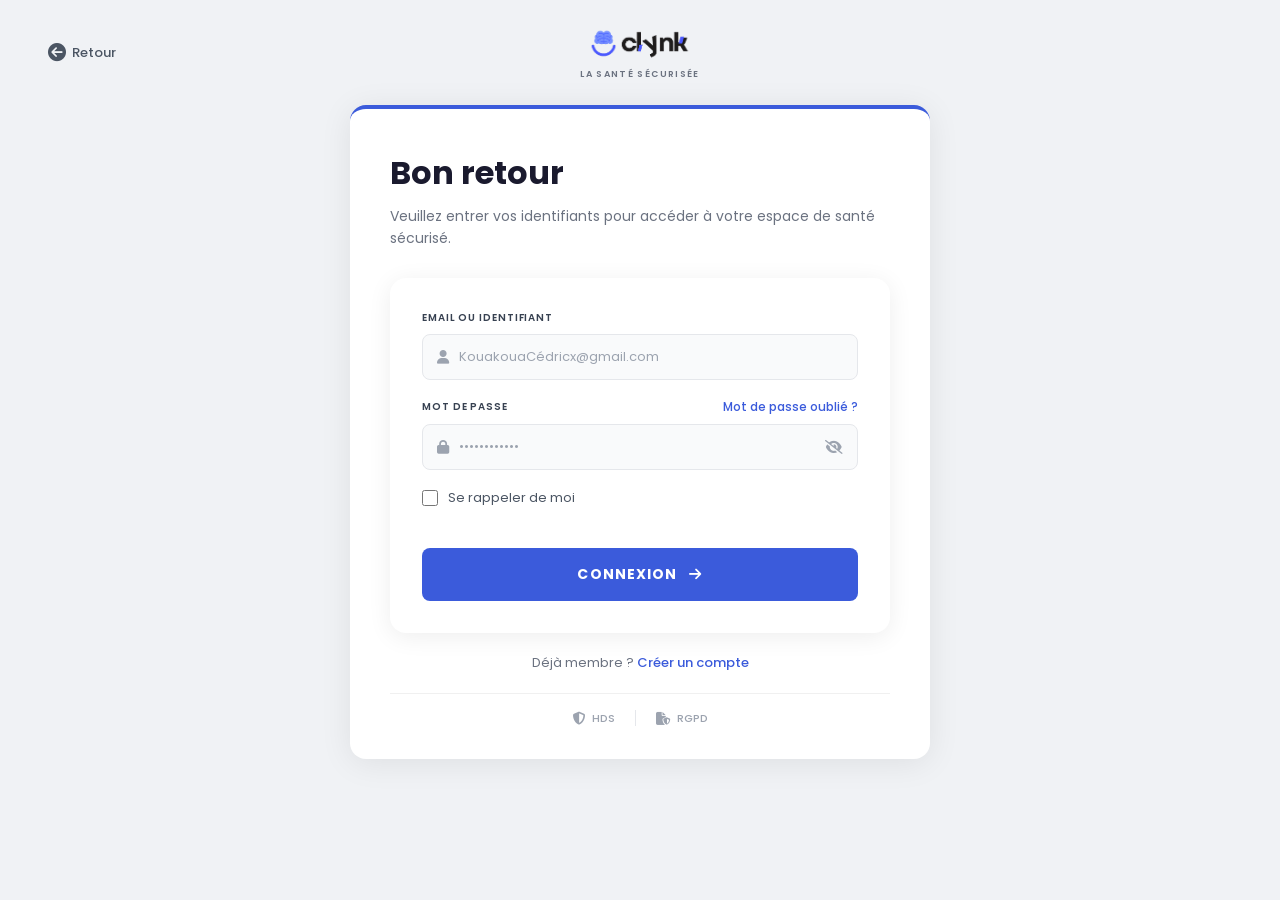
<file: Dashboard/scan.html>
<!doctype html>
<html lang="fr">
  <head>
    <meta charset="UTF-8" />
    <meta name="viewport" content="width=device-width, initial-scale=1.0" />
    <title>CLYNK | Vérification RPPS</title>
    <link
      rel="stylesheet"
      href="https://cdnjs.cloudflare.com/ajax/libs/font-awesome/6.5.0/css/all.min.css"
    />
    <link
      href="https://fonts.googleapis.com/css2?family=Poppins:wght@400;500;600;700&display=swap"
      rel="stylesheet"
    />
    <link
      rel="stylesheet"
      href="../ressources/favicon_io/android-chrome-512x512.png"
    />
    <style>
      * {
        margin: 0;
        padding: 0;
        box-sizing: border-box;
      }

      body {
        font-family: "Poppins", sans-serif;
        background: #f0f2f5;
        min-height: 100vh;
        display: flex;
        align-items: center;
        justify-content: center;
        padding: 24px;
      }

      .carte {
        background: #fff;
        border-radius: 16px;
        padding: 40px;
        width: 100%;
        max-width: 420px;
        box-shadow: 0 4px 24px rgba(0, 0, 0, 0.08);
        display: flex;
        flex-direction: column;
        align-items: center;
        gap: 20px;
        text-align: center;
      }

      .icone-verif {
        width: 60px;
        height: 60px;
        background: #eef2ff;
        border-radius: 16px;
        display: flex;
        align-items: center;
        justify-content: center;
        color: #3b5bdb;
        font-size: 24px;
      }

      h2 {
        font-size: 20px;
        font-weight: 700;
        color: #1a1a2e;
      }

      .sous-titre {
        font-size: 13px;
        color: #6b7280;
        line-height: 1.6;
      }

      .form-group {
        width: 100%;
        display: flex;
        flex-direction: column;
        gap: 8px;
        text-align: left;
      }

      .form-group label {
        font-size: 11px;
        font-weight: 600;
        letter-spacing: 0.08em;
        color: #374151;
      }

      .input-wrapper {
        display: flex;
        align-items: center;
        gap: 10px;
        background: #f9fafb;
        border: 1px solid #e5e7eb;
        border-radius: 8px;
        padding: 12px 14px;
        transition: border-color 0.2s;
      }

      .input-wrapper:focus-within {
        border-color: #3b5bdb;
      }

      .input-wrapper i {
        color: #9ca3af;
        font-size: 14px;
      }

      .input-wrapper input {
        border: none;
        background: transparent;
        font-size: 13px;
        font-family: "Poppins", sans-serif;
        color: #1a1a2e;
        width: 100%;
        outline: none;
      }

      .input-wrapper input::placeholder {
        color: #9ca3af;
      }

      #erreur {
        font-size: 12px;
        color: #ef4444;
        text-align: center;
      }

      .btn-valider {
        width: 100%;
        background: #1e3a6e;
        color: #fff;
        border: none;
        font-family: "Poppins", sans-serif;
        font-size: 13px;
        font-weight: 700;
        padding: 14px;
        border-radius: 8px;
        cursor: pointer;
        transition:
          0.2s ease,
          transform 0.2s ease;
      }

      .btn-valider:hover {
        background: #162d56;
        transform: translateY(-2px);
      }

      .badge-securise {
        display: flex;
        align-items: center;
        gap: 6px;
        font-size: 11px;
        color: #9ca3af;
      }

      .badge-securise i {
        color: #0d9e75;
      }
      .header-connexion {
        width: 100%;
        max-width: 100%;
        display: grid;
        grid-template-columns: 1fr auto 1fr;
        align-items: center;
        margin-bottom: 24px;
        padding: 0 24px;
      }
      .header-connexion {
        position: fixed;
        top: 16px;
        left: 24px;
      }
      .btn-retour {
        display: flex;
        align-items: center;
        gap: 6px;
        text-decoration: none;
        font-size: 13px;
        font-weight: 500;
        color: #4b5563;
        transition: color 0.2s ease;
      }

      .btn-retour:hover {
        color: #1a1a2e;
      }

      .btn-retour i {
        font-size: 18px;
      }
    </style>
  </head>
  <body>
    <!-- boutton retour -->
    <div class="header-connexion">
      <a href="../Dashboard/dashboard_medecin.html" class="btn-retour">
        <i class="fa-solid fa-circle-arrow-left"></i>
        Retour
      </a>
    </div>

    <div class="carte">
      <div class="icone-verif">
        <i class="fa-solid fa-shield-halved"></i>
      </div>

      <h2>Vérification Professionnelle</h2>
      <p class="sous-titre">
        Entrez votre numéro RPPS pour accéder au dossier du patient.
      </p>

      <div class="form-group">
        <label>NUMÉRO RPPS / ADELI</label>
        <div class="input-wrapper">
          <i class="fa-solid fa-id-card"></i>
          <input type="text" id="rpps" placeholder="10001234567" />
        </div>
      </div>

      <p id="erreur"></p>

      <button class="btn-valider" id="btn-valider">ACCÉDER AU DOSSIER</button>

      <p class="badge-securise">
        <i class="fa-solid fa-lock"></i>
        Accès réservé aux professionnels de santé
      </p>
    </div>

    <script src="../script/auth.js"></script>
    <script>
      // Récupérer l'ID du patient depuis l'URL
      const params = new URLSearchParams(window.location.search);
      const patientId = params.get("id");

      if (!patientId) {
        window.location.href = "../Auth/connexion.html";
      }

      document
        .getElementById("btn-valider")
        .addEventListener("click", function () {
          const rpps = document.getElementById("rpps").value.trim();
          const erreur = document.getElementById("erreur");

          if (!rpps) {
            erreur.textContent = "Veuillez entrer votre numéro RPPS.";
            return;
          }

          // Vérifier que le RPPS correspond à un médecin enregistré
          const tous = getUsers();
          const medecin = tous.find(
            (u) => u.role === "medecin" && u.rpps === rpps,
          );

          if (!medecin) {
            erreur.textContent = "Numéro RPPS invalide ou non reconnu.";
            return;
          }

          // RPPS valide → rediriger vers le dossier du patient
          window.location.href =
            "dossier_patient.html?id=" + patientId + "&rpps=" + rpps;
        });
    </script>
  </body>
</html>
</file>
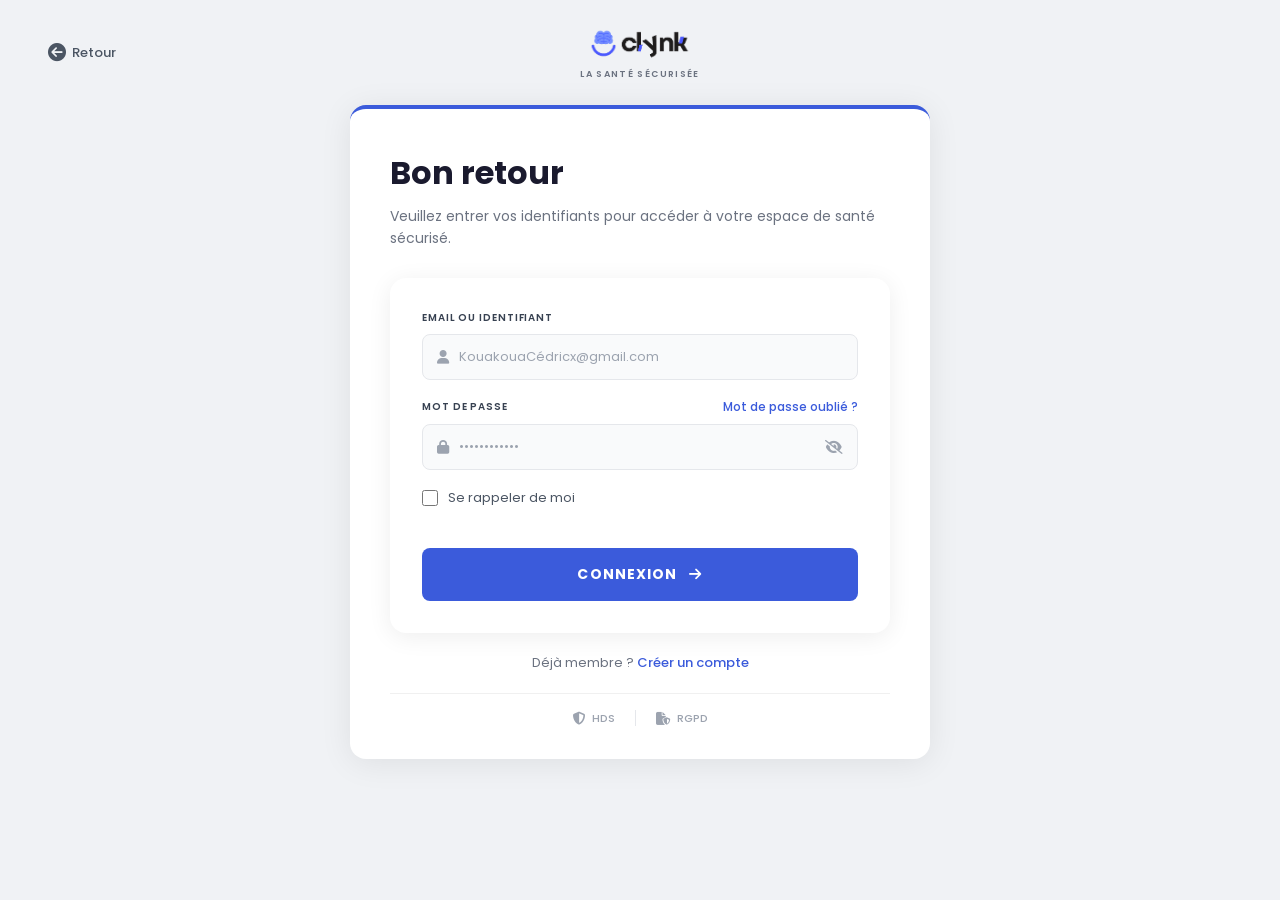
<file: Dashboard/Dossier/aide.html>
<!DOCTYPE html>
<html lang="fr">
<head>
    <meta charset="UTF-8">
    <meta name="viewport" content="width=device-width, initial-scale=1.0">
    <title>CLYNK | Centre d'Aide</title>
    <link rel="stylesheet" href="https://cdnjs.cloudflare.com/ajax/libs/font-awesome/6.5.0/css/all.min.css" />
    <link href="https://fonts.googleapis.com/css2?family=Poppins:wght@400;500;600;700&display=swap" rel="stylesheet">
    <link rel="stylesheet" href="aide_style.css">
    <link rel="icon" type="image/x-icon" href="../../ressources/favicon_io/android-chrome-512x512.png" />
</head>
<body>

    <!-- Navbar -->
    <nav>
        <img src="../../ressources/logo Clynk1.png" alt="Logo" class="logo" />
        <ul class="nav-links">
            <li><a href="../dashboard_client.html">Dashboard</a></li>
            <li><a href="medical.html">Dossier médical</a></li>
            <li><a href="teleconsultation.html">Téléconsultation</a></li>
            <li><a href="sante_mentale.html">Santé mentale</a></li>
            <li><a href="aide.html" class="actif">Aide</a></li>
        </ul>
        <div class="nav-icons">
            <a href="#"><i class="fa-solid fa-bell"></i></a>
            <a href="#"><i class="fa-solid fa-gear"></i></a>
            <div class="photo-avatar">
                <img src="../../ressources/User avatar.jpg" alt="">
            </div>
            <button class="hamburger" id="hamburger">
                <span></span><span></span><span></span>
            </button>
        </div>
    </nav>

    <!-- Layout -->
    <div class="layout">

        <!-- Sidebar -->
        <aside id="sidebar">
            <p class="sidebar-titre">BIENVENUE</p>
            <p class="sidebar-info">votre portail médical</p>

           <span class="cache">
             <nav class="sidebar-nav">
                <a href="../dashboard_client.html">Dashboard</a>
                <a href="medical.html"><i class="fa-solid fa-file-medical"></i> Dossier médical</a>
                <a href="teleconsultation.html"><i class="fa-solid fa-video"></i> Téléconsultation</a>
                <a href="sante_mentale.html"><i class="fa-solid fa-brain"></i> Santé mentale</a>
                <a href="aide.html" class="actif"><i class="fa-solid fa-circle-question"></i> Aide</a>
            </nav>
           </span>

            <div class="sidebar-bas">
                <a href="#"><i class="fa-regular fa-circle-question"></i> Centre d'aide</a>
                <a href="#" id="btn-deconnexion"><i class="fa-solid fa-right-from-bracket"></i> Déconnexion</a>
            </div>
        </aside>

        <!-- Contenu -->
        <main>

            <!-- Hero -->
            <div class="aide-hero">
                <div class="aide-wrapper">
                    <p class="breadcrumb"><span>Centre d'Aide</span></p>
                    <h1>Comment pouvons-nous<br /><span>vous aider aujourd'hui ?</span></h1>
                    <div class="barre-recherche">
                        <i class="fa-solid fa-magnifying-glass"></i>
                        <input type="text" placeholder="Rechercher une réponse, un guide ou un sujet..." />
                    </div>
                </div>
            </div>

            <div class="aide-wrapper">
                <div class="aide-contenu">

                    <div>
                        <div class="categories">
                            <div class="categorie-carte">
                                <div class="categorie-icone icone-bleu">
                                    <i class="fa-solid fa-user"></i>
                                </div>
                                <h3>Mon compte</h3>
                                <p>Gérez vos informations personnelles, préférences de notification et paramètres de profil.</p>
                                <a href="#" class="voir-articles">Voir les articles <i class="fa-solid fa-arrow-right"></i></a>
                            </div>

                            <div class="categorie-carte">
                                <div class="categorie-icone icone-vert">
                                    <i class="fa-solid fa-shield-halved"></i>
                                </div>
                                <h3>Sécurité</h3>
                                <p>Questions sur la confidentialité des données, authentification forte et protection de compte.</p>
                                <a href="#" class="voir-articles">Voir les articles <i class="fa-solid fa-arrow-right"></i></a>
                            </div>

                            <div class="categorie-carte">
                                <div class="categorie-icone icone-orange">
                                    <i class="fa-solid fa-folder-open"></i>
                                </div>
                                <h3>Dossier Médical</h3>
                                <p>Accédez à vos résultats d'examens, historique de consultation et documents partagés avec vos médecins.</p>
                                <a href="#" class="voir-articles">Voir les articles <i class="fa-solid fa-arrow-right"></i></a>
                            </div>
                        </div>

                        <div class="faq-section">
                            <h2>Foire aux questions populaires</h2>
                            <p>Les sujets les plus consultés par nos patients cette semaine.</p>

                            <div class="faq-item">
                                <div class="faq-question">
                                    Comment partager mon dossier avec un nouveau spécialiste ?
                                    <i class="fa-solid fa-chevron-right"></i>
                                </div>
                                <div class="faq-reponse">
                                    Depuis votre dossier médical, cliquez sur "Partager" et entrez l'adresse email ou le numéro RPPS du spécialiste. Il recevra un accès sécurisé et limité dans le temps.
                                </div>
                            </div>

                            <div class="faq-item">
                                <div class="faq-question">
                                    Quelle est la différence entre une téléconsultation et un message ?
                                    <i class="fa-solid fa-chevron-right"></i>
                                </div>
                                <div class="faq-reponse">
                                    Une téléconsultation est une consultation vidéo en temps réel avec votre médecin. Un message est une communication asynchrone, sans délai garanti de réponse.
                                </div>
                            </div>

                            <div class="faq-item">
                                <div class="faq-question">
                                    Mes données de santé sont-elles hébergées en France ?
                                    <i class="fa-solid fa-chevron-right"></i>
                                </div>
                                <div class="faq-reponse">
                                    Oui, toutes vos données sont hébergées en France par un hébergeur certifié HDS, conformément à la réglementation française et au RGPD.
                                </div>
                            </div>
                        </div>
                    </div>

                    <div>
                        <div class="assistance">
                            <h3>Vous ne trouvez pas votre réponse ?</h3>
                            <p>Notre équipe de support clinique est disponible pour vous accompagner 24/24.</p>
                            <a href="#" class="btn-support">
                                Contacter le support <i class="fa-solid fa-comment"></i>
                            </a>
                            <p class="assistance-note">Temps de réponse moyen : &lt; 2 minutes</p>
                        </div>
                    </div>

                </div>

                <div class="aide-footer">
                    <p><strong>CLYNK</strong> © 2026 Plateforme de Santé Numérique Sécurisée</p>
                    <div class="aide-footer-liens">
                        <a href="#">Confidentialité</a>
                        <a href="#">CGU</a>
                        <a href="#">Mentions Légales</a>
                    </div>
                </div>
            </div>

        </main>
    </div>

    <script src="../../script/essentials.js"></script>
    <script src="../../script/auth.js"></script>
    <script>
        const user = getUserConnecte();

        if (!user || user.role !== "client") {
            window.location.href = "../../Auth/connexion.html";
        }

        // Burger → sidebar droite
        document.getElementById("hamburger").addEventListener("click", function () {
            document.getElementById("sidebar").classList.toggle("ouvert");
        });

        document.getElementById("btn-deconnexion").addEventListener("click", function (e) {
            e.preventDefault();
            logOut();
        });

        // FAQ accordion
        document.querySelectorAll(".faq-question").forEach(function (question) {
            question.addEventListener("click", function () {
                this.parentElement.classList.toggle("open");
            });
        });
    </script>

</body>
</html>
</file>
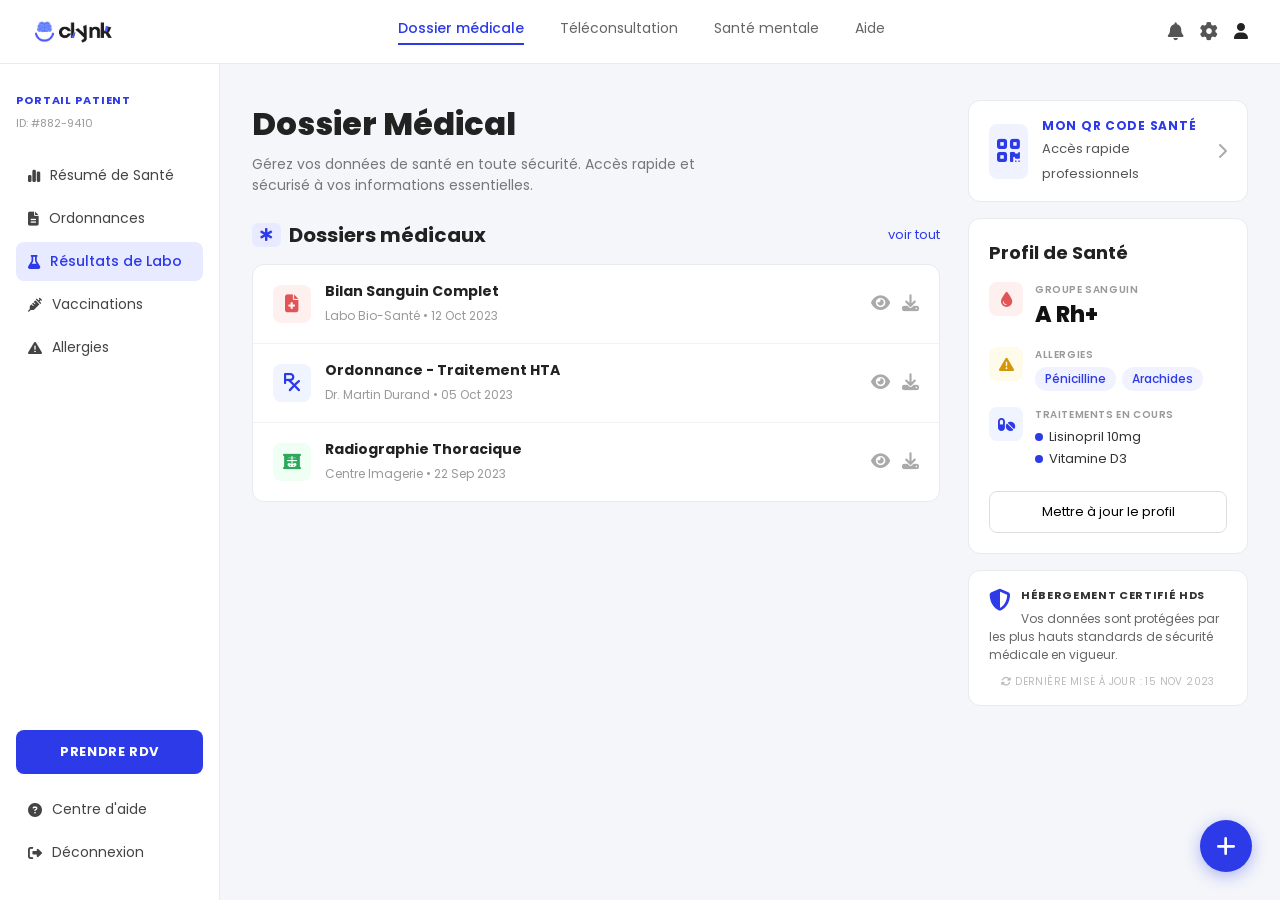
<file: Dashboard/Dossier/medical.htm>
<!doctype html>
<html lang="fr">
  <head>
    <meta charset="UTF-8" />
    <meta name="viewport" content="width=device-width, initial-scale=1.0" />
    <title>Clynk | Dossier Médical</title>
    <link
      rel="stylesheet"
      href="https://cdnjs.cloudflare.com/ajax/libs/font-awesome/6.5.0/css/all.min.css"
    />
    <link
      rel="icon"
      type="image/x-icon"
      href="../ressources/favicon_io/android-chrome-512x512.png"
    />
    <link rel="stylesheet" href="style.css" />
  </head>
  <body>
    <!-- NAVIGATION -->
    <nav class="nav">
      <img
        src="/ressources/logo Clynk1.png"
        alt="Logo Clynk"
        class="nav__logo"
      />
      <div class="nav__liens">
        <a href="medical.htm" class="actif">Dossier médicale</a>
        <a href="#">Téléconsultation</a>
        <a href="#">Santé mentale</a>
        <a href="#">Aide</a>
      </div>
      <div class="nav__icones">
        <span><i class="fa-solid fa-bell"></i></span>
        <span><i class="fa-solid fa-gear"></i></span>
        <div class="avatar"><i class="fa-solid fa-user"></i></div>
      </div>
    </nav>

    <!-- MISE EN PAGE -->
    <div class="mise-en-page">
      <!-- BARRE LATÉRALE -->
      <aside class="barre-laterale">
        <div class="patient__label">PORTAIL PATIENT</div>
        <div class="patient__id">ID: #882-9410</div>

        <a class="element-nav" href="#"
          ><i class="fa-solid fa-chart-simple"></i> Résumé de Santé</a
        >
        <a class="element-nav" href="#"
          ><i class="fa-solid fa-file-lines"></i> Ordonnances</a
        >
        <a class="element-nav actif" href="#"
          ><i class="fa-solid fa-flask"></i> Résultats de Labo</a
        >
        <a class="element-nav" href="#"
          ><i class="fa-solid fa-syringe"></i> Vaccinations</a
        >
        <a class="element-nav" href="#"
          ><i class="fa-solid fa-triangle-exclamation"></i> Allergies</a
        >

        <div class="barre-laterale__bas">
          <button class="btn-rdv">PRENDRE RDV</button>
          <a class="element-nav" href="#"
            ><i class="fa-solid fa-circle-question"></i> Centre d'aide</a
          >
          <a class="element-nav" href="#"
            ><i class="fa-solid fa-right-from-bracket"></i> Déconnexion</a
          >
        </div>
      </aside>

      <!-- CONTENU PRINCIPAL -->
      <main class="contenu">
        <!-- COLONNE GAUCHE -->
        <div class="colonne-gauche">
          <div>
            <h1>Dossier Médical</h1>
            <p class="sous-titre">
              Gérez vos données de santé en toute sécurité. Accès rapide et<br />sécurisé
              à vos informations essentielles.
            </p>
          </div>

          <div>
            <div class="titre-section">
              <h2>
                <span class="badge"
                  ><i class="fa-solid fa-star-of-life"></i
                ></span>
                Dossiers médicaux
              </h2>
              <a href="#" class="voir-tout">voir tout</a>
            </div>

            <div class="liste-documents">
              <div class="document">
                <div class="document__icone rouge">
                  <i class="fa-solid fa-file-medical"></i>
                </div>
                <div class="document__info">
                  <strong>Bilan Sanguin Complet</strong>
                  <span>Labo Bio-Santé • 12 Oct 2023</span>
                </div>
                <div class="document__actions">
                  <button title="Voir"><i class="fa-solid fa-eye"></i></button>
                  <button title="Télécharger">
                    <i class="fa-solid fa-download"></i>
                  </button>
                </div>
              </div>

              <div class="document">
                <div class="document__icone bleu">
                  <i class="fa-solid fa-prescription"></i>
                </div>
                <div class="document__info">
                  <strong>Ordonnance - Traitement HTA</strong>
                  <span>Dr. Martin Durand • 05 Oct 2023</span>
                </div>
                <div class="document__actions">
                  <button title="Voir"><i class="fa-solid fa-eye"></i></button>
                  <button title="Télécharger">
                    <i class="fa-solid fa-download"></i>
                  </button>
                </div>
              </div>

              <div class="document">
                <div class="document__icone vert">
                  <i class="fa-solid fa-x-ray"></i>
                </div>
                <div class="document__info">
                  <strong>Radiographie Thoracique</strong>
                  <span>Centre Imagerie • 22 Sep 2023</span>
                </div>
                <div class="document__actions">
                  <button title="Voir"><i class="fa-solid fa-eye"></i></button>
                  <button title="Télécharger">
                    <i class="fa-solid fa-download"></i>
                  </button>
                </div>
              </div>
            </div>
          </div>
        </div>

        <!-- COLONNE DROITE -->
        <div class="colonne-droite">
          <!-- QR CODE -->
          <div class="banniere-qr">
            <div class="banniere-qr__icone">
              <i class="fa-solid fa-qrcode"></i>
            </div>
            <div class="banniere-qr__texte">
              <strong>MON QR CODE SANTÉ</strong>
              <span>Accès rapide professionnels</span>
            </div>
            <i class="fa-solid fa-chevron-right"></i>
          </div>

          <!-- PROFIL DE SANTÉ -->
          <div class="carte-profil">
            <h3>Profil de Santé</h3>

            <div class="ligne-profil">
              <div class="ligne-profil__icone icone-rouge">
                <i class="fa-solid fa-droplet"></i>
              </div>
              <div class="ligne-profil__info">
                <div class="etiquette">Groupe Sanguin</div>
                <div class="valeur">A Rh+</div>
              </div>
            </div>

            <div class="ligne-profil">
              <div class="ligne-profil__icone icone-jaune">
                <i class="fa-solid fa-triangle-exclamation"></i>
              </div>
              <div class="ligne-profil__info">
                <div class="etiquette">Allergies</div>
                <div class="etiquettes">
                  <span class="etiquette-tag">Pénicilline</span>
                  <span class="etiquette-tag">Arachides</span>
                </div>
              </div>
            </div>

            <div class="ligne-profil">
              <div class="ligne-profil__icone icone-bleu">
                <i class="fa-solid fa-pills"></i>
              </div>
              <div class="ligne-profil__info">
                <div class="etiquette">Traitements en Cours</div>
                <ul class="traitements">
                  <li>Lisinopril 10mg</li>
                  <li>Vitamine D3</li>
                </ul>
              </div>
            </div>

            <button class="btn-mise-a-jour">Mettre à jour le profil</button>
          </div>

          <!-- SÉCURITÉ -->
          <div class="carte-securite">
            <i class="fa-solid fa-shield-halved icone-securite"></i>
            <strong>HÉBERGEMENT CERTIFIÉ HDS</strong>
            Vos données sont protégées par les plus hauts standards de sécurité
            médicale en vigueur.
            <div class="derniere-maj">
              <i class="fa-solid fa-rotate"></i> DERNIÈRE MISE À JOUR : 15 NOV
              2023
            </div>
          </div>
        </div>
      </main>
    </div>

    <!-- BOUTON FLOTTANT -->
    <div class="btn-flottant"><i class="fa-solid fa-plus"></i></div>
    <script>
      if (user) {
        console.log("User connecté :", user);
        console.log("ID :", user.id);

        document.querySelector("h1").textContent = "Bonjour, " + user.nom;
      }

      document
        .getElementById("btn-deconnexion")
        .addEventListener("click", function (e) {
          e.preventDefault();
          deconnecter();
        });
    </script>
  </body>
</html>
</file>
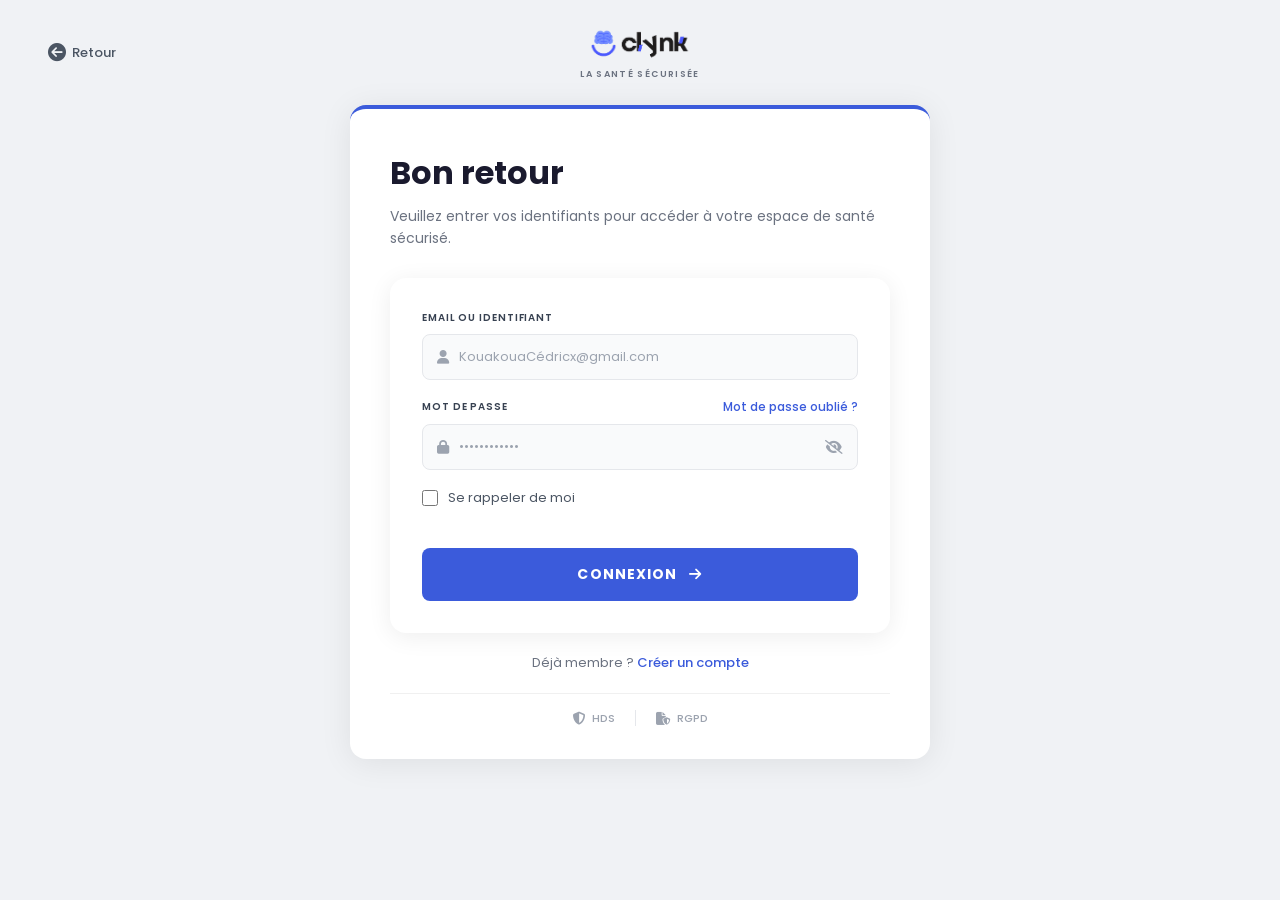
<file: Dashboard/Dossier/medical.html>
<!doctype html>
<html lang="fr">

<head>
  <meta charset="UTF-8" />
  <meta name="viewport" content="width=device-width, initial-scale=1.0" />
  <title>Clynk | Dossier Médical</title>
  <link rel="stylesheet" href="https://cdnjs.cloudflare.com/ajax/libs/font-awesome/6.5.0/css/all.min.css" />
  <link rel="icon" type="image/x-icon" href="../../ressources/favicon_io/android-chrome-512x512.png" />
  <link rel="stylesheet" href="style.css" />
  <script src="../../script/essentials.js"></script>
</head>

<body>
  <nav class="nav">
    <img src="../../ressources/logo Clynk1.png" alt="Logo Clynk" class="nav__logo" />
    <div class="nav__liens">
      <a href="../dashboard_client.html">Dashboard</a>
      <a href="medical.html" class="actif">Dossier médicale</a>
      <a href="teleconsultation.html">Téléconsultation</a>
      <a href="sante_mentale.html">Santé mentale</a>
      <a href="aide.html">Aide</a>
    </div>
    <div class="nav__icones">
      <span><i class="fa-solid fa-bell"></i></span>
      <span><i class="fa-solid fa-gear"></i></span>
      <div class="photo-avatar">
        <img src="../../ressources/User avatar.jpg" alt="" />
      </div>
    </div>
    <button class="btn-burger" id="btn-burger">
      <i class="fa-solid fa-bars"></i>
    </button>
  </nav>

  <div class="mise-en-page">
    <aside class="barre-laterale">
      <div class="patient__label">PORTAIL PATIENT</div>
      <div class="patient__id" id="patient-id"></div>

      <a class="element-nav" href="#"><i class="fa-solid fa-chart-simple"></i> Résumé de Santé</a>
      <a class="element-nav" href="#"><i class="fa-solid fa-file-lines"></i> Ordonnances</a>
      <a class="element-nav" href="#"><i class="fa-solid fa-flask"></i> Résultats de Labo</a>
      <a class="element-nav" href="#"><i class="fa-solid fa-syringe"></i> Vaccinations</a>
      <a class="element-nav" href="#"><i class="fa-solid fa-triangle-exclamation"></i> Allergies</a>
      <span class="cache">
        <a class="element-nav" href="../dashboard_client.html">Dashboard</a>
        <a class="element-nav actif" href="medical.html"><i class="fa-solid fa-folder-open"></i> Dossier médicale</a>
        <a class="element-nav" href="teleconsultation.html"><i class="fa-solid fa-video"></i> Téléconsultation</a>
        <a class="element-nav" href="sante_mentale.html"><i class="fa-solid fa-brain"></i> Santé mentale</a>
        <a class="element-nav" href="aide.html"><i class="fa-solid fa-circle-question"></i> Aide</a>
      </span>

      <div class="barre-laterale__bas">
        <button class="btn-rdv">PRENDRE RDV</button>
        <a class="element-nav" href="#"><i class="fa-solid fa-circle-question"></i> Centre d'aide</a>
        <a class="element-nav" href="#" id="btn-deconnexion">
          <i class="fa-solid fa-right-from-bracket"></i> Déconnexion
        </a>
      </div>
    </aside>

    <main class="contenu">
      <div class="colonne-gauche">
        <div>
          <h1 id="titre-bienvenue">Dossier Médical</h1>
          <p class="sous-titre">
            Gérez vos données de santé en toute sécurité. Accès rapide et<br />sécurisé
            à vos informations essentielles.
          </p>
        </div>

        <div>
          <div class="titre-section">
            <h2>
              <span class="badge"><i class="fa-solid fa-star-of-life"></i></span>
              Dossiers médicaux
            </h2>
            <a href="#" class="voir-tout">voir tout</a>
          </div>

          <div class="liste-documents">
            <div class="document">
              <div class="document__icone rouge">
                <i class="fa-solid fa-file-medical"></i>
              </div>
              <div class="document__info">
                <strong>Bilan Sanguin Complet</strong>
                <span>Labo Bio-Santé • 12 Oct 2023</span>
              </div>
              <div class="document__actions">
                <button title="Voir"><i class="fa-solid fa-eye"></i></button>
                <button title="Télécharger"><i class="fa-solid fa-download"></i></button>
              </div>
            </div>

            <div class="document">
              <div class="document__icone bleu">
                <i class="fa-solid fa-prescription"></i>
              </div>
              <div class="document__info">
                <strong>Ordonnance - Traitement HTA</strong>
                <span>Dr. Martin Durand • 05 Oct 2023</span>
              </div>
              <div class="document__actions">
                <button title="Voir"><i class="fa-solid fa-eye"></i></button>
                <button title="Télécharger"><i class="fa-solid fa-download"></i></button>
              </div>
            </div>

            <div class="document">
              <div class="document__icone vert">
                <i class="fa-solid fa-x-ray"></i>
              </div>
              <div class="document__info">
                <strong>Radiographie Thoracique</strong>
                <span>Centre Imagerie • 22 Sep 2023</span>
              </div>
              <div class="document__actions">
                <button title="Voir"><i class="fa-solid fa-eye"></i></button>
                <button title="Télécharger"><i class="fa-solid fa-download"></i></button>
              </div>
            </div>
          </div>
        </div>
      </div>

      <div class="colonne-droite">
        <div class="banniere-qr">
          <div class="banniere-qr__icone">
            <i class="fa-solid fa-qrcode"></i>
          </div>
          <div class="banniere-qr__texte">
            <strong>MON QR CODE SANTÉ</strong>
            <span>Accès rapide professionnels</span>
          </div>
          <i class="fa-solid fa-chevron-right"></i>
        </div>

        <div class="carte-profil">
          <h3>Profil de Santé</h3>

          <div class="ligne-profil">
            <div class="ligne-profil__icone icone-rouge">
              <i class="fa-solid fa-droplet"></i>
            </div>
            <div class="ligne-profil__info">
              <div class="etiquette">Groupe Sanguin</div>
              <div class="valeur">A Rh+</div>
            </div>
          </div>

          <div class="ligne-profil">
            <div class="ligne-profil__icone icone-jaune">
              <i class="fa-solid fa-triangle-exclamation"></i>
            </div>
            <div class="ligne-profil__info">
              <div class="etiquette">Allergies</div>
              <div class="etiquettes">
                <span class="etiquette-tag">Pénicilline</span>
                <span class="etiquette-tag">Arachides</span>
              </div>
            </div>
          </div>

          <div class="ligne-profil">
            <div class="ligne-profil__icone icone-bleu">
              <i class="fa-solid fa-pills"></i>
            </div>
            <div class="ligne-profil__info">
              <div class="etiquette">Traitements en Cours</div>
              <ul class="traitements">
                <li>Lisinopril 10mg</li>
                <li>Vitamine D3</li>
              </ul>
            </div>
          </div>

          <button class="btn-mise-a-jour">Mettre à jour le profil</button>
        </div>

        <div class="carte-securite">
          <i class="fa-solid fa-shield-halved icone-securite"></i>
          <strong>HÉBERGEMENT CERTIFIÉ HDS</strong>
          Vos données sont protégées par les plus hauts standards de sécurité
          médicale en vigueur.
          <div class="derniere-maj">
            <i class="fa-solid fa-rotate"></i> DERNIÈRE MISE À JOUR : 15 NOV 2023
          </div>
        </div>
      </div>
    </main>
  </div>

  <div class="btn-flottant"><i class="fa-solid fa-plus"></i></div>

  <script src="../../script/auth.js"></script>
  <script>
    const user = getUserConnecte();

    if (!user || user.role !== "client") {
      window.location.href = "../../Auth/connexion.html";
    }

    if (user) {
      document.getElementById("titre-bienvenue").textContent = "Bonjour, " + user.nom;
      document.getElementById("patient-id").textContent = "ID: #" + user.id;
    }

    document.getElementById("btn-burger").addEventListener("click", function () {
      document.querySelector(".barre-laterale").classList.toggle("ouvert");
    });

    document.getElementById("btn-deconnexion").addEventListener("click", function (e) {
      e.preventDefault();
      logOut();
    });
  </script>
</body>

</html>
</file>
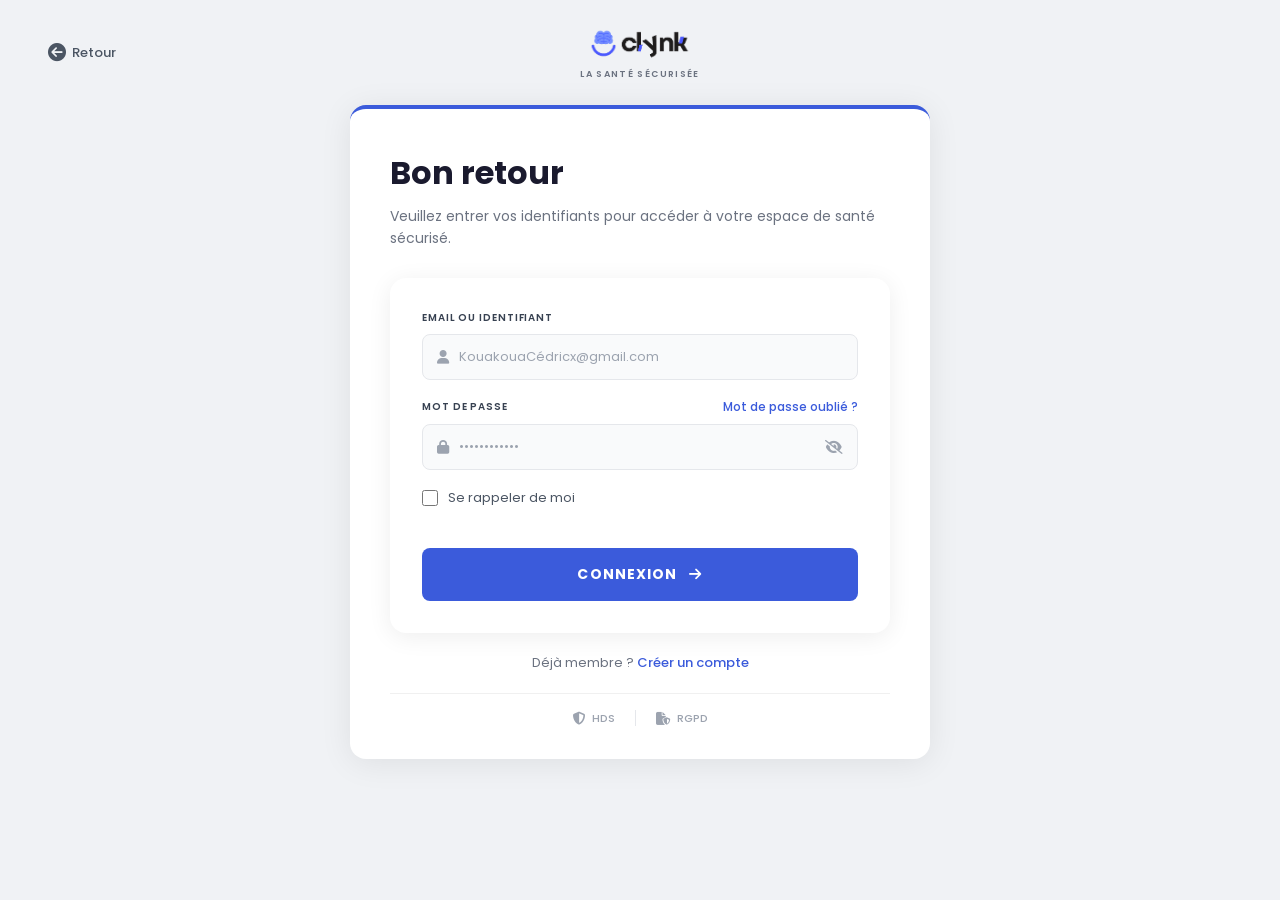
<file: Dashboard/Dossier/sante_mentale.html>
<!DOCTYPE html>
<html lang="fr">
<head>
    <meta charset="UTF-8">
    <meta name="viewport" content="width=device-width, initial-scale=1.0">
    <link rel="stylesheet" href="sante_mentale.css">
    <title>CLYNK | Santé Mentale</title>
    <link rel="stylesheet" href="https://cdnjs.cloudflare.com/ajax/libs/font-awesome/6.5.0/css/all.min.css" />
    <link href="https://fonts.googleapis.com/css2?family=Poppins:wght@400;500;600;700&display=swap" rel="stylesheet">
    <link rel="icon" type="image/x-icon" href="../../ressources/favicon_io/android-chrome-512x512.png" />
</head>
<body>

    <!-- Navbar -->
    <nav>
        <img src="../../ressources/logo Clynk1.png" alt="Logo" class="logo" />
        <ul class="nav-liens">
            <li><a href="../dashboard_client.html">Dashboard</a></li>
            <li><a href="medical.html">Dossier médicale</a></li>
            <li><a href="teleconsultation.html">Téléconsultation</a></li>
            <li><a href="sante_mentale.html" class="actif">Santé mentale</a></li>
            <li><a href="aide.html">Aide</a></li>
        </ul>
        <div class="nav-icones">
            <i class="fa-solid fa-bell"></i>
            <i class="fa-solid fa-gear"></i>
            <div class="photo-avatar">
                <img src="../../ressources/User avatar.jpg" alt="">
            </div>
        </div>
        <!-- AJOUT : bouton burger -->
        <button class="btn-burger" id="btn-burger">
            <i class="fa-solid fa-bars"></i>
        </button>
    </nav>

    <!-- Layout -->
    <div class="disposition">

        <!-- Sidebar -->
        <aside id="sidebar">
            <p class="sidebar-titre">BIENVENUE</p>
            <p class="sidebar-info">votre portail médical</p>

            <!-- AJOUT : liens de navigation visibles en mobile -->
            <nav class="sidebar-nav">
                <a href="../dashboard_client.html">Dashboard</a>
                <a href="medical.html">Dossier médicale</a>
                <a href="teleconsultation.html">Téléconsultation</a>
                <a href="sante_mentale.html" class="actif">Santé mentale</a>
                <a href="aide.html">Aide</a>
            </nav>

            <div class="sidebar-bas">
                <a href="#"><i class="fa-regular fa-circle-question"></i> Centre d'aide</a>
                <a href="#" id="btn-deconnexion"><i class="fa-solid fa-right-from-bracket"></i> Déconnexion</a>
            </div>
        </aside>

        <!-- Contenu -->
        <main>

            <!-- Hero -->
            <div class="hero">
                <div class="hero-gauche">
                    <p class="hero-surtitre">VOTRE SANCTUAIRE PERSONNEL</p>
                    <h1>Cultivez la <span>sérénité</span> au quotidien.</h1>
                    <p class="hero-desc">Prenez un instant pour respirer. Notre espace dédié à votre bien-être mental vous offre les outils et l'accompagnement nécessaires pour une vie équilibrée.</p>
                </div>
                <div class="hero-droite">
                    <img src="../../ressources/santeMentaleimg.png.png" alt="Méditation" class="hero-img" />
                    <div class="conseil-jour">
                        <div class="conseil-icone">
                            <i class="fa-solid fa-sun"></i>
                        </div>
                        <div>
                            <p class="conseil-titre">Conseil du jour</p>
                            <p class="conseil-texte">Pratiquez la cohérence cardiaque pendant 5 minutes pour rétablir votre calme intérieur.</p>
                        </div>
                    </div>
                </div>
            </div>

            <!-- Grille centrale -->
            <div class="grille-centre">

                <!-- Mon bien-être -->
                <div class="carte-bienetre">
                    <h3>Mon bien-être</h3>
                    <p>Évaluez votre cohérence émotionnelle et accédez à des recommandations personnalisées basées sur votre état actuel.</p>
                    <div class="emojis">
                        <div class="emoji-item">
                            <span>😊</span>
                            <p>Heureux</p>
                        </div>
                        <div class="emoji-item">
                            <span>😔</span>
                            <p>Calme</p>
                        </div>
                        <div class="emoji-item">
                            <span>😟</span>
                            <p>Fatigué</p>
                        </div>
                        <div class="emoji-item">
                            <span>😤</span>
                            <p>Stressé</p>
                        </div>
                    </div>
                </div>

                <!-- Besoin de parler -->
                <div class="carte-parler">
                    <div class="parler-icone">
                        <i class="fa-solid fa-comments"></i>
                    </div>
                    <h3>Besoin de parler ?</h3>
                    <p>Nos psychologues certifiés sont disponibles 24/7 pour un échange confidentiel par chat.</p>
                    <a href="#" class="btn-session">DÉMARRER LA SESSION</a>
                </div>

            </div>

            <!-- Ressources & Exercices -->
            <div class="ressources">
                <div class="ressources-entete">
                    <div>
                        <h3>Ressources & Exercices</h3>
                        <p>Explorez notre bibliothèque pour apaiser votre esprit.</p>
                    </div>
                    <a href="#" class="voir-tout">Tout voir →</a>
                </div>

                <div class="ressources-grille">

                    <div class="ressource-carte">
                        <div class="ressource-img">
                            <img src="../../ressources/ContainerSante.png" alt="Lâcher-prise" />
                            <span class="ressource-badge meditation">MÉDITATION</span>
                            <span class="ressource-duree">6 min</span>
                        </div>
                        <div class="ressource-info">
                            <h4>Lâcher-prise immédiat</h4>
                            <p>Un exercice de respiration guidée pour évacuer les tensions de la journée.</p>
                            <a href="#" class="btn-ressource">
                                <i class="fa-solid fa-headphones"></i> Écouter
                            </a>
                        </div>
                    </div>

                    <div class="ressource-carte">
                        <div class="ressource-img">
                            <img src="../../ressources/ContainerNote.png" alt="Gratitude" />
                            <span class="ressource-badge article">ARTICLE</span>
                            <span class="ressource-duree">5 min de lecture</span>
                        </div>
                        <div class="ressource-info">
                            <h4>L'art de la gratitude</h4>
                            <p>Pourquoi tenir un journal de gratitude peut transformer votre structure cérébrale.</p>
                            <a href="#" class="btn-ressource">
                                <i class="fa-solid fa-book-open"></i> Lire l'article
                            </a>
                        </div>
                    </div>

                    <div class="ressource-carte">
                        <div class="ressource-img">
                            <img src="../../ressources/FocusSante.png" alt="Focus" />
                            <span class="ressource-badge exercice">EXERCICE</span>
                            <span class="ressource-duree">à tout moment</span>
                        </div>
                        <div class="ressource-info">
                            <h4>Focus & Clarté</h4>
                            <p>Techniques de visualisation pour fabriquer votre concentration en période de stress.</p>
                            <a href="#" class="btn-ressource">
                                <i class="fa-solid fa-play"></i> Commencer
                            </a>
                        </div>
                    </div>

                </div>
            </div>

        </main>
    </div>

    <script src="../../script/auth.js"></script>
    <script>
        const user = getUserConnecte();

        if (!user || user.role !== "client") {
            window.location.href = "../../Auth/connexion.html";
        }

        document.getElementById("btn-burger").addEventListener("click", function () {
            document.getElementById("sidebar").classList.toggle("ouvert");
        });

        document.getElementById("btn-deconnexion").addEventListener("click", function (e) {
            e.preventDefault();
            logOut();
        });
    </script>
</body>
</html>
</file>
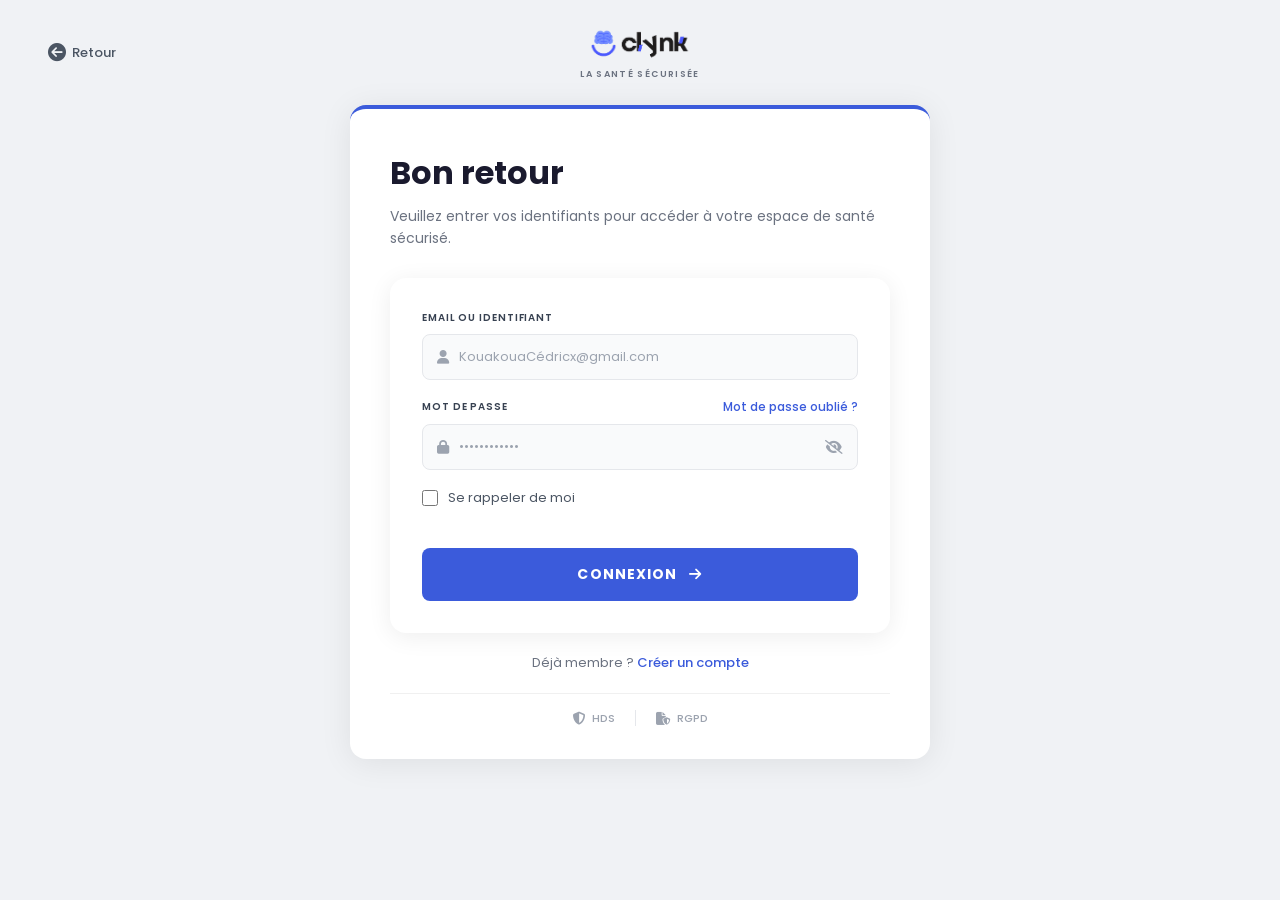
<file: Dashboard/Dossier/teleconsultation.html>
<!DOCTYPE html>
<html lang="fr">

<head>
    <meta charset="UTF-8">
    <meta name="viewport" content="width=device-width, initial-scale=1.0">
    <link rel="stylesheet" href="teleconsultation.css">
    <title>CLYNK | Téléconsultation</title>
    <link rel="stylesheet" href="https://cdnjs.cloudflare.com/ajax/libs/font-awesome/6.5.0/css/all.min.css" />
    <link href="https://fonts.googleapis.com/css2?family=Poppins:wght@400;500;600;700&display=swap" rel="stylesheet">
    <link rel="icon" type="image/x-icon" href="../../ressources/favicon_io/android-chrome-512x512.png" />
    <script src="../../script/essentials.js"></script>
</head>

<body>

    <nav>
        <img src="../../ressources/logo Clynk1.png" alt="Logo" class="logo" />
        <ul class="nav-liens">
            <li><a href="../dashboard_client.html">Dashboard</a></li>
            <li><a href="medical.html">Dossier médicale</a></li>
            <li><a href="teleconsultation.html" class="actif">Téléconsultation</a></li>
            <li><a href="sante_mentale.html">Santé mentale</a></li>
            <li><a href="aide.html">Aide</a></li>
        </ul>
        <div class="nav-icones">
            <i class="fa-solid fa-bell"></i>
            <i class="fa-solid fa-gear"></i>
            <div class="photo-avatar">
                <img src="../../ressources/User avatar.jpg" alt="">
            </div>
        </div>
        <button class="btn-burger" id="btn-burger">
            <i class="fa-solid fa-bars"></i>
        </button>
    </nav>

    <div class="disposition">

        <aside id="sidebar">
            <p class="sidebar-titre">BIENVENUE</p>
            <p class="sidebar-info">votre portail médical</p>
            <a href="#" class="btn-rdv-sidebar">PRENDRE RDV</a>

            <!-- Onglets de navigation visible sur mobile -->
            <span class="cache">
                <nav class="sidebar-nav">
                <a href="../dashboard_client.html">Dashboard</a>
                <a href="medical.html">Dossier médicale</a>
                <a href="teleconsultation.html" class="actif">Téléconsultation</a>
                <a href="sante_mentale.html">Santé mentale</a>
                <a href="aide.html">Aide</a>
            </nav>
            </span>
            <div class="sidebar-bas">
                <a href="#"><i class="fa-regular fa-circle-question"></i> Centre d'aide</a>
                <a href="#" id="btn-deconnexion"><i class="fa-solid fa-right-from-bracket"></i> Déconnexion</a>
            </div>
        </aside>

        <main>

            <div class="entete">
                <div>
                    <h1>Vos soins, partout.</h1>
                    <p>Gérez vos rendez-vous médicaux en ligne avec simplicité et sécurité.</p>
                </div>
                <a href="#" class="btn-nouveau-rdv">
                    <i class="fa-solid fa-plus"></i> PRENDRE UN NOUVEAU RENDEZ-VOUS
                </a>
            </div>

            <div class="grille">

                <div class="colonne-gauche">

                    <div class="section-titre">
                        <span>Rendez-vous à venir</span>
                        <i class="fa-regular fa-calendar"></i>
                        <span class="badge-prochain">3 Prochains</span>
                    </div>

                    <div class="rdv-principal">
                        <div class="rdv-avatar">
                            <img src="../../ressources/Doctor avatar.jpg" alt="Dr. Jean-Pierre Dupont" />
                        </div>
                        <div class="rdv-info">
                            <p class="rdv-nom">Dr. Jean-Pierre LOROUGNON</p>
                            <p class="rdv-specialite">Cardiologue • Centre Médical de Paris</p>
                            <p class="rdv-date">
                                <i class="fa-solid fa-calendar"></i> Demain, 14 Oct
                                <i class="fa-solid fa-clock"></i> 10:30
                            </p>
                        </div>
                        <a href="#" class="btn-rejoindre">
                            <i class="fa-solid fa-video"></i> Rejoindre l'appel
                        </a>
                    </div>

                    <div class="rdv-liste">
                        <div class="rdv-carte">
                            <p class="rdv-date-small">JEUDI 16 OCTOBRE • 09:15</p>
                            <p class="rdv-nom-small">Dr. Sophie Martin</p>
                            <p class="rdv-spec-small">Dermatologue</p>
                            <a href="#" class="btn-details">Détails du rendez-vous</a>
                        </div>
                        <div class="rdv-carte">
                            <p class="rdv-date-small">LUNDI 20 OCTOBRE • 16:00</p>
                            <p class="rdv-nom-small">Dr. Marc Diabaté</p>
                            <p class="rdv-spec-small">Médecin Généraliste</p>
                            <a href="#" class="btn-details">Détails du rendez-vous</a>
                        </div>
                    </div>

                    <div class="assistance">
                        <div>
                            <p class="assistance-titre">Besoin d'une assistance immédiate ?</p>
                            <p class="assistance-sous">Nos conseillers santé sont disponibles 24h/24 pour vous guider.
                            </p>
                        </div>
                        <a href="#" class="btn-support">CONTACTER LE SUPPORT</a>
                    </div>

                </div>

                <div class="colonne-droite">
                    <div class="historique">
                        <div class="historique-entete">
                            <i class="fa-solid fa-clock-rotate-left"></i>
                            <p class="historique-titre">Historique</p>
                        </div>

                        <div class="historique-item">
                            <div class="historique-point"></div>
                            <div>
                                <p class="historique-date">05 SEPT 2023</p>
                                <p class="historique-nom">Consultation ORL</p>
                                <p class="historique-medecin">Dr. Valérie Roche</p>
                                <a href="#" class="historique-lien"><i class="fa-solid fa-file"></i> Compte-rendu</a>
                            </div>
                        </div>

                        <div class="historique-item">
                            <div class="historique-point"></div>
                            <div>
                                <p class="historique-date">12 AOÛT 2023</p>
                                <p class="historique-nom">Suivi Annuel</p>
                                <p class="historique-medecin">Dr. Jean-Pierre Lorougnon</p>
                                <a href="#" class="historique-lien"><i class="fa-solid fa-file-prescription"></i>
                                    Ordonnance</a>
                            </div>
                        </div>

                        <div class="historique-item">
                            <div class="historique-point"></div>
                            <div>
                                <p class="historique-date">20 JUIN 2023</p>
                                <p class="historique-nom">Analyse Sanguine</p>
                                <p class="historique-medecin">Labo BioSanté</p>
                                <a href="#" class="historique-lien"><i class="fa-solid fa-file-pdf"></i> Résultats
                                    (PDF)</a>
                            </div>
                        </div>

                        <a href="#" class="voir-historique">Voir tout l'historique →</a>
                    </div>
                </div>

            </div>
        </main>
    </div>

    <script src="../../script/auth.js"></script>
    <script>
        const user = getUserConnecte();

        if (!user || user.role !== "client") {
            window.location.href = "../../Auth/connexion.html";
        }

        document.getElementById("btn-burger").addEventListener("click", function () {
            document.getElementById("sidebar").classList.toggle("ouvert");
        });

        document.getElementById("btn-deconnexion").addEventListener("click", function (e) {
            e.preventDefault();
            logOut();
        });
    </script>

</body>

</html>
</file>
<file: style.css>
@import url("https://fonts.googleapis.com/css2?family=Poppins:wght@400;500;600;700;800&display=swap");


* {
  margin: 0;
  padding: 0;
  box-sizing: border-box;
}

body {
  font-family: "Poppins", sans-serif;
  background: #fff;
  color: #1a1a2e;
}

/* NAVIGATION*/
.nav {
  display: flex;
  align-items: center;
  justify-content: space-between;
  padding: 16px 48px;
  background: #fff;
  border-bottom: 1px solid #e8eaf0;
  position: relative;
}

.nav__logo {
  height: 56px;
  width: auto;
}

/* Liens desktop */
.nav__liens {
  display: flex;
  gap: 10px;
  list-style: none;
}

.btn-contact a {
  text-decoration: none;
  font-size: 14px;
  font-weight: 500;
  padding: 9px 22px;
  border-radius: 8px;
  transition:
     0.2s,
    transform 0.2s;
  display: inline-block;
}

.btn-contact:first-child a {
  color: #3b5bdb;
  border: 1.5px solid #3b5bdb;
  background: transparent;
}
.btn-contact:first-child a:hover {
  background: #eef2ff;
}

.btn-contact:last-child a {
  color: #fff;
  background: #3b5bdb;
  border: 1.5px solid #3b5bdb;
}
.btn-contact:last-child a:hover {
  background: #2f4ac7;
}

/* Bouton burger (caché sur desktop) */
.nav__burger {
  display: none;
  background: none;
  border: none;
  font-size: 22px;
  cursor: pointer;
  color: #1a1a2e;
  padding: 4px 8px;
}

/* HERO */
.hero {
  display: grid;
  grid-template-columns: 1fr 1fr;
  align-items: center;
  padding: 40px 48px 0 48px;
  gap: 32px;
  min-height: calc(100vh - 90px);
}

.hero__gauche {
  display: flex;
  flex-direction: column;
  gap: 28px;
}

.badge {
  display: inline-flex;
  align-items: center;
  gap: 8px;
  background: #eef2ff;
  color: #3b5bdb;
  font-size: 10px;
  font-weight: 600;
  letter-spacing: 0.09em;
  text-transform: uppercase;
  padding: 6px 14px;
  border-radius: 20px;
  width: fit-content;
  border: 1px solid #c5d0f7;
}

.hero__texte {
  display: flex;
  flex-direction: column;
  gap: 16px;
}

.hero__texte h1 {
  font-size: 58px;
  font-weight: 700;
  line-height: 1.2;
  color: #1a1a2e;
}

.hero__texte h1 span {
  color: #3b5bdb;
}

.hero__texte p {
  font-size: 15px;
  line-height: 1.75;
  color: #6b7280;
  max-width: 460px;
}

.hero__boutons {
  display: flex;
  gap: 12px;
  align-items: center;
  flex-wrap: wrap;
}

.btn-primaire {
  display: inline-flex;
  align-items: center;
  gap: 10px;
  background: #3b5bdb;
  color: #fff;
  text-decoration: none;
  font-size: 14px;
  font-weight: 500;
  padding: 12px 24px;
  border-radius: 8px;
  transition:
     0.2s,
    transform 0.2s;
}
.btn-primaire:hover {
  background: #2f4ac7;
  transform: translateY(2px);
}

.btn-secondaire {
  display: inline-flex;
  align-items: center;
  color: #4b5563;
  text-decoration: none;
  font-size: 14px;
  font-weight: 500;
  padding: 12px 20px;
  border-radius: 8px;
  border: 1.5px solid #e5e7eb;
  background: transparent;
  transition:
    border-color 0.2s,
    transform 0.2s;
}
.btn-secondaire:hover {
  border-color: #9ca3af;
  transform: translateY(2px);
}

.hero__droite {
  display: flex;
  justify-content: center;
  align-items: flex-end;
}

.hero__image {
  position: relative;
  width: 100%;
  max-width: 360px;
}

.hero__image img {
  width: 100%;
  height: 430px;
  object-fit: cover;
  border-radius: 20px;
  display: block;
}

.stat-carte {
  position: absolute;
  bottom: -20px;
  left: -20px;
  background: #fff;
  border: 0.5px solid #e5e7eb;
  border-radius: 14px;
  padding: 12px 20px;
  display: flex;
  align-items: center;
  gap: 12px;
  box-shadow: 0 4px 24px rgba(59, 91, 219, 0.12);
}

.stat-carte__icone {
  width: 40px;
  height: 40px;
  background: #eef2ff;
  border-radius: 10px;
  display: flex;
  align-items: center;
  justify-content: center;
  color: #3b5bdb;
  font-size: 18px;
}

.stat-carte__info {
  display: flex;
  flex-direction: column;
}

.stat-carte__label {
  font-size: 9px;
  font-weight: 600;
  text-transform: uppercase;
  letter-spacing: 0.1em;
  color: #9ca3af;
}

.stat-carte__valeur {
  font-size: 17px;
  font-weight: 700;
  color: #1a1a2e;
}

/* SECTION FONCTIONNALITÉS*/
.section-fonctionnalites {
  background: #f4f5f7;
  padding: 80px 48px;
}

.section-fonctionnalites__entete {
  margin-bottom: 48px;
}

.section-fonctionnalites__entete h2 {
  font-size: 50px;
  font-weight: 700;
  color: #1a1a2e;
  margin-bottom: 12px;
}

.section-fonctionnalites__entete p {
  font-size: 15px;
  line-height: 1.7;
  color: #6b7280;
  max-width: 600px;
}

.section-fonctionnalites__grille {
  display: flex;
  gap: 24px;
  justify-content: space-between;
}

.carte-fonctionnalite {
  flex: 1;
  background: #fff;
  border-radius: 16px;
  padding: 32px 28px;
  display: flex;
  flex-direction: column;
  gap: 16px;
  box-shadow: 0 2px 16px rgba(0, 0, 0, 0.06);
  transition:
    transform 0.2s,
    box-shadow 0.2s;
}
.carte-fonctionnalite:hover {
  transform: translateY(-4px);
  box-shadow: 0 8px 28px rgba(0, 0, 0, 0.1);
}

.carte-fonctionnalite__icone {
  width: 52px;
  height: 52px;
  border-radius: 14px;
  display: flex;
  align-items: center;
  justify-content: center;
  font-size: 22px;
}

.icone-bleu {
  background: #dde3f9;
  color: #3b5bdb;
}
.icone-teal {
  background: #cdf5ec;
  color: #0d9e75;
}
.icone-vert {
  background: #d4f5d4;
  color: #2d9e2d;
}

.carte-fonctionnalite h3 {
  font-size: 17px;
  font-weight: 600;
  color: #1a1a2e;
}
.carte-fonctionnalite p {
  font-size: 14px;
  line-height: 1.7;
  color: #6b7280;
}

/* SECTION IDENTITÉ*/
.section-identite {
  padding: 60px 48px;
  background: #f4f5f7;
}

.section-identite__contenu {
  display: grid;
  grid-template-columns: 1fr 1fr;
  align-items: stretch;
  background: linear-gradient(135deg, #5a6fa8 0%, #7b8fc4 100%);
  border-radius: 24px;
  overflow: hidden;
  min-height: 420px;
  padding: 56px 0 0 64px;
  gap: 40px;
}

.section-identite__texte h2 {
  font-size: 38px;
  font-weight: 700;
  color: #fff;
  line-height: 1.2;
  margin-bottom: 20px;
}

.section-identite__texte p {
  font-size: 14px;
  line-height: 1.75;
  color: rgba(255, 255, 255, 0.85);
  max-width: 420px;
  margin-bottom: 32px;
}

.section-identite__points {
  display: flex;
  flex-direction: column;
  gap: 16px;
}

.section-identite__points span {
  display: flex;
  align-items: center;
  gap: 12px;
  color: rgba(255, 255, 255, 0.9);
  font-size: 14px;
  font-weight: 500;
}

.section-identite__points span i {
  font-size: 20px;
  color: #a8d8a8;
  flex-shrink: 0;
}

.section-identite__image {
  display: flex;
  justify-content: center;
  align-items: flex-end;
  height: 100%;
  overflow: hidden;
}

.section-identite__image img {
  height: 390px;
  width: 200%;
  object-fit: contain;
  object-position: center;
  filter: drop-shadow(0 20px 40px rgba(0, 0, 0, 0.2));
}

/* SECTION NORMES*/
.section-normes {
  background: #fafcfd;
  padding: 32px 48px;
  margin: 25px 0;
}

.section-normes__grille {
  display: flex;
  justify-content: space-between;
  align-items: center;
  max-width: 900px;
  margin: 0 auto;
}

.norme {
  display: flex;
  align-items: center;
  gap: 12px;
}

.norme i {
  font-size: 22px;
  color: #3d3d3d;
}
.norme p {
  font-size: 15px;
  font-weight: 500;
  color: #3d3d3d;
}
.norme p span {
  font-weight: 700;
}

/* CARROUSEL */
.carrousel {
  margin: 100px auto;
  width: 80%;
  display: flex;
  overflow-x: hidden;
}

.carrousel__groupe {
  display: flex;
  align-items: center;
  justify-content: center;
  gap: 2em;
  animation: defilement 10s infinite linear;
  padding-right: 1em;
  flex-shrink: 0;
}

.carrousel__carte {
  flex: 0 0 5em;
  height: 4em;
  padding: 1em;
  background-color: #feffff;
  font-size: 3rem;
  border-radius: 0.2em;
  display: flex;
  align-items: center;
}

.carrousel__carte img {
  width: 100%;
  height: 100%;
  object-fit: contain;
}

@keyframes defilement {
  from {
    transform: translateX(0);
  }
  to {
    transform: translateX(-100%);
  }
}

/* SECTION CTA*/
.section-cta {
  background: #f4f5f7;
  padding: 100px 48px;
  display: flex;
  flex-direction: column;
  align-items: center;
  text-align: center;
  gap: 24px;
}

.section-cta__titre {
  font-size: 44px;
  font-weight: 700;
  color: #1a1a2e;
  max-width: 750px;
  line-height: 1.2;
}

.section-cta__texte {
  font-size: 16px;
  line-height: 1.7;
  color: #6b7280;
  max-width: 500px;
}

.btn-cta {
  display: inline-block;
  margin-top: 12px;
  background: #3b5bdb;
  color: #fff;
  text-decoration: none;
  font-size: 13px;
  font-weight: 700;
  letter-spacing: 0.08em;
  padding: 16px 36px;
  border-radius: 8px;
  transition:
     0.2s,
    transform 0.2s;
}
.btn-cta:hover {
  background: #2f4ac7;
  transform: translateY(2px);
}

/*  PIED DE PAGE*/
.pied-de-page {
  background: #0f1f3d;
  color: #fff;
  padding: 64px 48px 0 48px;
}

.pied-de-page__contenu {
  display: grid;
  grid-template-columns: 1.5fr 1fr 1fr 1.5fr;
  gap: 48px;
  padding-bottom: 48px;
}

.pied-de-page__logo {
  height: 40px;
  width: auto;
  margin-bottom: 16px;
  filter: brightness(0) invert(1);
}

.pied-de-page__description {
  font-size: 13px;
  line-height: 1.7;
  color: rgba(255, 255, 255, 0.6);
  max-width: 220px;
  margin-bottom: 20px;
}

.pied-de-page__reseaux {
  display: flex;
  gap: 12px;
}

.pied-de-page__reseaux a {
  width: 40px;
  height: 40px;
  border-radius: 50%;
  background: rgba(255, 255, 255, 0.1);
  display: flex;
  align-items: center;
  justify-content: center;
  color: rgba(255, 255, 255, 0.7);
  font-size: 16px;
  text-decoration: none;
  transition:  0.2s;
}
.pied-de-page__reseaux a:hover {
  background: rgba(255, 255, 255, 0.2);
}

.pied-de-page__colonne h4 {
  font-size: 16px;
  font-weight: 600;
  color: #fff;
  margin-bottom: 24px;
}

.pied-de-page__colonne ul {
  list-style: none;
  display: flex;
  flex-direction: column;
  gap: 14px;
}

.pied-de-page__colonne ul li a {
  text-decoration: none;
  font-size: 14px;
  color: rgba(255, 255, 255, 0.6);
  transition: color 0.2s;
}
.pied-de-page__colonne ul li a:hover {
  color: #fff;
}

.pied-de-page__contact li {
  display: flex;
  align-items: center;
  gap: 12px;
  font-size: 14px;
  color: rgba(255, 255, 255, 0.6);
}

.pied-de-page__contact li i {
  font-size: 16px;
  color: rgba(255, 255, 255, 0.5);
  width: 20px;
  text-align: center;
}

.pied-de-page__newsletter-texte {
  font-size: 13px;
  line-height: 1.7;
  color: rgba(255, 255, 255, 0.6);
  margin-bottom: 16px;
}

.pied-de-page__formulaire {
  display: flex;
  flex-direction: column;
  gap: 10px;
}

.pied-de-page__formulaire input {
  background: transparent;
  border: 1px solid rgba(255, 255, 255, 0.2);
  border-radius: 8px;
  padding: 12px 16px;
  font-size: 14px;
  color: #fff;
  font-family: "Poppins", sans-serif;
  outline: none;
  transition: border-color 0.2s;
}
.pied-de-page__formulaire input::placeholder {
  color: rgba(255, 255, 255, 0.35);
}
.pied-de-page__formulaire input:focus {
  border-color: rgba(255, 255, 255, 0.5);
}

.pied-de-page__formulaire button {
  background: #3b5bdb;
  color: #fff;
  border: none;
  border-radius: 8px;
  padding: 13px;
  font-size: 14px;
  font-weight: 600;
  font-family: "Poppins", sans-serif;
  cursor: pointer;
  transition:
    0.2s,
    transform 0.2s;
}
.pied-de-page__formulaire button:hover {
  background: #2f4ac7;
  transform: translateY(-2px);
}

.pied-de-page__bas {
  border-top: 1px solid rgba(255, 255, 255, 0.1);
  padding: 20px 0;
  text-align: center;
}
.pied-de-page__bas p {
  font-size: 13px;
  color: rgba(255, 255, 255, 0.4);
}

/* RESPONSIVE — TABLETTE (≤ 900px) */
@media (max-width: 900px) {
  /* Nav */
  .nav {
    padding: 16px 24px;
  }
  .nav__burger {
    display: block;
  }

  .nav__liens {
    display: none;
    flex-direction: column;
    position: absolute;
    top: 100%;
    left: 0;
    right: 0;
    background: #fff;
    border-top: 1px solid #e8eaf0;
    border-bottom: 1px solid #e8eaf0;
    padding: 16px 24px;
    gap: 10px;
    z-index: 100;
    box-shadow: 0 8px 24px rgba(0, 0, 0, 0.08);
  }

  .nav__liens.ouvert {
    display: flex;
  }

  /* Hero */
  .hero {
    grid-template-columns: 1fr;
    padding: 40px 24px 40px;
    min-height: auto;
    gap: 48px;
  }

  .hero__texte h1 {
    font-size: 40px;
  }
  .hero__droite {
    justify-content: center;
  }
  .hero__image {
    max-width: 300px;
  }
  .hero__image img {
    height: 320px;
  }

  /* Fonctionnalités */
  .section-fonctionnalites {
    padding: 60px 24px;
  }
  .section-fonctionnalites__entete h2 {
    font-size: 34px;
  }
  .section-fonctionnalites__grille {
    flex-direction: column;
  }

  /* Identité */
  .section-identite {
    padding: 40px 24px;
  }
  .section-identite__contenu {
    grid-template-columns: 1fr;
    padding: 40px 32px;
    gap: 24px;
    min-height: auto;
  }
  .section-identite__texte h2 {
    font-size: 28px;
  }
  .section-identite__image {
    display: none;
  }

  /* Normes */
  .section-normes {
    padding: 32px 24px;
  }
  .section-normes__grille {
    display: grid;
    grid-template-columns: 1fr 1fr;
    gap: 20px;
    max-width: 100%;
  }

  /* CTA */
  .section-cta {
    padding: 60px 24px;
  }
  .section-cta__titre {
    font-size: 30px;
  }

  /* Footer */
  .pied-de-page {
    padding: 48px 24px 0;
  }
  .pied-de-page__contenu {
    grid-template-columns: 1fr 1fr;
    gap: 32px;
  }
}

/*  RESPONSIVE — MOBILE (≤ 560px)*/
@media (max-width: 560px) {
  .nav {
    padding: 14px 16px;
  }
  .nav__logo {
    height: 40px;
  }

  .hero {
    padding: 32px 16px;
  }
  .hero__texte h1 {
    font-size: 30px;
  }
  .hero__texte p {
    font-size: 14px;
  }
  .hero__image {
    max-width: 100%;
  }
  .hero__image img {
    height: 240px;
  }
  .stat-carte {
    left: 0;
    bottom: -16px;
  }

  .section-fonctionnalites {
    padding: 48px 16px;
  }
  .section-fonctionnalites__entete h2 {
    font-size: 26px;
  }

  .section-identite {
    padding: 32px 16px;
  }
  .section-identite__contenu {
    padding: 32px 20px;
  }
  .section-identite__texte h2 {
    font-size: 22px;
  }

  .section-normes {
    padding: 24px 16px;
    display: grid;
    justify-content: center;
    align-items: center;
  }
  .section-normes__grille {
    grid-template-columns: 1fr;
    gap: 26px;
  }

  .carrousel {
    width: 100%;
    margin: 48px auto;
  }

  .section-cta {
    padding: 48px 16px;
  }
  .section-cta__titre {
    font-size: 24px;
  }
  .section-cta__texte {
    font-size: 14px;
  }

  .pied-de-page {
    padding: 40px 16px 0;
  }
  .pied-de-page__contenu {
    grid-template-columns: 1fr;
    gap: 32px;
  }
}
</file>
<file: Auth/style-connexion.css>
@import url("https://fonts.googleapis.com/css2?family=Poppins:wght@400;500;600;700&display=swap");

* {
  margin: 0;
  padding: 0;
  box-sizing: border-box;
}

body {
  font-family: "Poppins", sans-serif;
  background: #f0f2f5;
  min-height: 100vh;
  display: flex;
  flex-direction: column;
  align-items: center;
  padding: 24px;
}

/* HEADER*/
.header-connexion {
  width: 100%;
  max-width: 100%;
  display: grid;
  grid-template-columns: 1fr auto 1fr;
  align-items: center;
  margin-bottom: 24px;
  padding: 0 24px;
}

.btn-retour {
  display: flex;
  align-items: center;
  gap: 6px;
  text-decoration: none;
  font-size: 13px;
  font-weight: 500;
  color: #4b5563;
  transition: color 0.2s ease;
}

.btn-retour:hover {
  color: #1a1a2e;
}

.btn-retour i {
  font-size: 18px;
}

.header-logo {
  display: flex;
  flex-direction: column;
  align-items: center;
  justify-content: center;
  gap: 4px;
}

.logo {
  height: 40px;
  width: auto;
}

.header-logo p {
  font-size: 9px;
  font-weight: 600;
  letter-spacing: 0.15em;
  color: #6b7280;
}

/* CARTE */
.connexion-card {
  background: #fff;
  border-radius: 16px;
  padding: 40px 40px 32px 40px;
  width: 100%;
  max-width: 580px;
  border-top: 4px solid #3b5bdb;
  box-shadow: 0 4px 32px rgba(0, 0, 0, 0.08);
}

.card-header {
  margin-bottom: 28px;
}

.card-header h2 {
  font-size: 32px;
  font-weight: 700;
  color: #1a1a2e;
  margin-bottom: 8px;
}

.card-header p {
  font-size: 14px;
  line-height: 1.6;
  color: #6b7280;
}

/* FORMULAIRE */
.input-form {
  display: flex;
  flex-direction: column;
  gap: 20px;
}

.form-group {
  display: flex;
  flex-direction: column;
  gap: 8px;
}

.form-group label {
  font-size: 11px;
  font-weight: 600;
  letter-spacing: 0.08em;
  color: #374151;
}

.label-row {
  display: flex;
  justify-content: space-between;
  align-items: center;
}

.forgot {
  font-size: 12px;
  font-weight: 500;
  color: #3b5bdb;
  text-decoration: none;
}

.forgot:hover {
  text-decoration: underline;
}

/* Input wrapper avec icône */
.input-wrapper {
  display: flex;
  align-items: center;
  gap: 12px;
  background: #f9fafb;
  border: 1px solid #e5e7eb;
  border-radius: 8px;
  padding: 12px 16px;
  transition: border-color 0.2s ease;
}

.input-wrapper:focus-within {
  border-color: #3b5bdb;
  background: #fff;
}

.input-wrapper i {
  color: #9ca3af;
  font-size: 15px;
  flex-shrink: 0;
}

.input-wrapper input {
  border: none;
  background: transparent;
  font-size: 14px;
  font-family: "Poppins", sans-serif;
  color: #1a1a2e;
  width: 100%;
  outline: none;
}

.input-wrapper input::placeholder {
  color: #9ca3af;
}

.toggle-password {
  cursor: pointer;
  margin-left: auto;
  transition: color 0.2s;
}

.toggle-password:hover {
  color: #3b5bdb;
}

/* Select */
select {
  background: #f9fafb;
  border: 1px solid #e5e7eb;
  border-radius: 8px;
  padding: 12px 16px;
  font-size: 14px;
  font-family: "Poppins", sans-serif;
  color: #1a1a2e;
  outline: none;
  width: 180px;
  cursor: pointer;
  transition: border-color 0.2s ease;
}

select:focus {
  border-color: #3b5bdb;
}

/* Checkbox */
.remember {
  display: flex;
  align-items: center;
  gap: 10px;
}

.remember input[type="checkbox"] {
  width: 16px;
  height: 16px;
  accent-color: #3b5bdb;
  cursor: pointer;
}

.remember label {
  font-size: 13px;
  color: #4b5563;
  cursor: pointer;
}

/* Bouton connexion */
.btn-connexion {
  display: flex;
  align-items: center;
  justify-content: center;
  gap: 12px;
  background: #3b5bdb;
  color: #fff;
  text-decoration: none;
  font-size: 14px;
  font-weight: 700;
  letter-spacing: 0.08em;
  padding: 16px;
  border-radius: 8px;
  transition:
    0.2s ease,
    transform 0.2s ease;
  margin-top: 4px;
}

.btn-connexion:hover {
  background: #2f4ac7;
  transform: translateY(2px);
}

/* BAS DE CARTE */
.already {
  text-align: center;
  font-size: 13px;
  color: #6b7280;
  margin-top: 20px;
}

.already a {
  color: #3b5bdb;
  font-weight: 600;
  text-decoration: none;
}

.already a:hover {
  text-decoration: underline;
}

.badges {
  display: flex;
  align-items: center;
  justify-content: center;
  gap: 16px;
  margin-top: 20px;
  padding-top: 16px;
  border-top: 1px solid #f0f0f0;
}

.badges span {
  display: flex;
  align-items: center;
  gap: 6px;
  font-size: 12px;
  font-weight: 500;
  color: #9ca3af;
}

.badges span i {
  font-size: 14px;
}

.separator {
  width: 1px;
  height: 16px;
  background: #e5e7eb;
}

/* =====================
   INSCRIPTION
===================== */
.inscription-form {
  display: grid;
  grid-template-columns: 1fr 1fr;
  min-height: 100vh;
  background: #fff;
}

/* Colonne gauche */
.inscription-left {
  background: #f4f5f7;
  padding: 60px 48px;
  display: flex;
  flex-direction: column;
  gap: 28px;
}

.inscription-title {
  font-size: 42px;
  font-weight: 700;
  line-height: 1.15;
  color: #1a1a2e;
}

.inscription-title span {
  color: #3b5bdb;
}

.inscription-info {
  font-size: 14px;
  line-height: 1.75;
  color: #6b7280;
  max-width: 380px;
}

/* Blocs visuels */
.visual {
  display: flex;
  align-items: flex-start;
  gap: 16px;
  background: #fff;
  border-radius: 12px;
  padding: 20px;
  box-shadow: 0 2px 12px rgba(0, 0, 0, 0.06);
}

.visual-icon {
  width: 44px;
  height: 44px;
  border-radius: 10px;
  display: flex;
  align-items: center;
  justify-content: center;
  color: #152152;
  font-size: 18px;
  flex-shrink: 0;
}

.iconv1 {
  background: #92fffa;
}

.iconv2 {
  background-color: #8effb4;
}

.visual h3 {
  font-size: 14px;
  font-weight: 600;
  color: #1a1a2e;
  margin-bottom: 6px;
}

.visual p {
  font-size: 13px;
  line-height: 1.6;
  color: #6b7280;
}

.inscription-img {
  width: 100%;
  border-radius: 16px;
  object-fit: cover;
  margin-top: auto;
}

/* Colonne droite */
.inscription-right {
  padding: 60px 48px;
  display: flex;
  flex-direction: column;
  gap: 8px;
  overflow-y: auto;
}

.form-title {
  font-size: 28px;
  font-weight: 700;
  color: #1a1a2e;
}

.form-subtitle {
  font-size: 14px;
  color: #6b7280;
  margin-bottom: 16px;
}

.input-form {
  display: flex;
  flex-direction: column;
  gap: 18px;
}

/* Rangée 2 colonnes */
.form-row {
  display: grid;
  grid-template-columns: 1fr 1fr;
  gap: 16px;
}

.form-group {
  display: flex;
  flex-direction: column;
  gap: 7px;
}

.form-group label {
  font-size: 11px;
  font-weight: 600;
  letter-spacing: 0.07em;
  color: #374151;
}

.input-wrapper {
  display: flex;
  align-items: center;
  gap: 10px;
  background: #f9fafb;
  border: 1px solid #e5e7eb;
  border-radius: 8px;
  padding: 11px 14px;
  transition: border-color 0.2s ease;
}

.input-wrapper:focus-within {
  border-color: #3b5bdb;
  background: #fff;
}

.input-wrapper i {
  color: #9ca3af;
  font-size: 14px;
  flex-shrink: 0;
}

.input-wrapper input {
  border: none;
  background: transparent;
  font-size: 13px;
  font-family: "Poppins", sans-serif;
  color: #1a1a2e;
  width: 100%;
  outline: none;
}

.input-wrapper input::placeholder {
  color: #9ca3af;
}

.toggle-password {
  cursor: pointer;
  margin-left: auto;
  transition: color 0.2s;
}

.toggle-password:hover {
  color: #3b5bdb;
}

/* CGU */
.cgu {
  display: flex;
  align-items: flex-start;
  gap: 10px;
}

.cgu input[type="checkbox"] {
  margin-top: 3px;
  accent-color: #3b5bdb;
  flex-shrink: 0;
}

.cgu label {
  font-size: 12px;
  line-height: 1.6;
  color: #6b7280;
}

.cgu label a {
  color: #3b5bdb;
  text-decoration: none;
  font-weight: 500;
}

.cgu label a:hover {
  text-decoration: underline;
}

/* Bouton */
.btn-inscription {
  display: flex;
  align-items: center;
  justify-content: center;
  gap: 12px;
  background: #3b5bdb;
  color: #fff;
  text-decoration: none;
  font-size: 14px;
  font-weight: 700;
  letter-spacing: 0.07em;
  padding: 15px;
  border-radius: 8px;
  transition:
    0.2s ease,
    transform 0.2s ease;
}

.btn-inscription:hover {
  background: #2f4ac7;
  transform: translateY(2px);
}

/* Liens bas */
.already,
.pro {
  text-align: center;
  font-size: 13px;
  color: #6b7280;
}

.already a,
.pro a {
  color: #3b5bdb;
  font-weight: 500;
  text-decoration: none;
}

.already a:hover,
.pro a:hover {
  text-decoration: underline;
}

/* Badges */
.badges {
  display: flex;
  align-items: center;
  justify-content: center;
  gap: 20px;
  padding-top: 16px;
  border-top: 1px solid #f0f0f0;
  flex-wrap: wrap;
}

.badges span {
  display: flex;
  align-items: center;
  gap: 6px;
  font-size: 11px;
  font-weight: 500;
  color: #9ca3af;
}

.badges span i {
  font-size: 13px;
}





/* VERIFICATION (reset) */
.verification {
  display: flex;
  flex-direction: column;
  align-items: center;
  gap: 16px;
  width: 100%;
  max-width: 420px;
  margin: 0 auto;
  padding: 0 24px 48px 24px;
}

.badge {
  width: 56px;
  height: 56px;
  background: #e0f7f4;
  border-radius: 14px;
  display: flex;
  align-items: center;
  justify-content: center;
  color: #0d9e8a;
  font-size: 22px;
}

.Verf-title {
  font-size: 22px;
  font-weight: 700;
  color: #1a1a2e;
  text-align: center;
}

.verif-subtitle {
  font-size: 13px;
  color: #6b7280;
  text-align: center;
  line-height: 1.6;
}

.input-form {
  display: flex;
  flex-direction: column;
  gap: 18px;
  background: #fff;
  border-radius: 16px;
  padding: 32px;
  width: 100%;
  box-shadow: 0 4px 24px rgba(0, 0, 0, 0.07);
}

.form-group {
  display: flex;
  flex-direction: column;
  gap: 8px;
}

.form-group label {
  font-size: 10px;
  font-weight: 600;
  letter-spacing: 0.09em;
  color: #374151;
}

.input-wrapper {
  display: flex;
  align-items: center;
  gap: 10px;
  background: #f9fafb;
  border: 1px solid #e5e7eb;
  border-radius: 8px;
  padding: 12px 14px;
  transition: border-color 0.2s ease;
}

.input-wrapper:focus-within {
  border-color: #3b5bdb;
  background: #fff;
}

.input-wrapper i {
  color: #9ca3af;
  font-size: 14px;
}

.input-wrapper input {
  border: none;
  background: transparent;
  font-size: 13px;
  font-family: "Poppins", sans-serif;
  color: #1a1a2e;
  width: 100%;
  outline: none;
}

.input-wrapper input::placeholder {
  color: #9ca3af;
}

.btn-inscription {
  display: flex;
  align-items: center;
  justify-content: center;
  gap: 10px;
  background: #3b5bdb;
  color: #fff;
  text-decoration: none;
  font-size: 13px;
  font-weight: 700;
  letter-spacing: 0.08em;
  padding: 14px;
  border-radius: 8px;
  transition:
    0.2s ease,
    transform 0.2s ease;
}

.btn-inscription:hover {
  background: #2f4ac7;
  transform: translateY(-2px);
}

.connect {
  display: flex;
  align-items: center;
  justify-content: center;
  gap: 6px;
  font-size: 13px;
  color: #3b5bdb;
}

.connect i {
  font-size: 12px;
}

.connect a {
  color: #3b5bdb;
  text-decoration: none;
  font-weight: 500;
}

.connect a:hover {
  text-decoration: underline;
}

/* Bloc sécurité */
.secure-block {
  display: flex;
  align-items: flex-start;
  gap: 14px;
  background: #fff;
  border-radius: 12px;
  padding: 18px 20px;
  width: 100%;
  box-shadow: 0 2px 12px rgba(0, 0, 0, 0.05);
}

.secure-icon {
  width: 36px;
  height: 36px;
  background: #eef2ff;
  border-radius: 8px;
  display: flex;
  align-items: center;
  justify-content: center;
  color: #3b5bdb;
  font-size: 16px;
  flex-shrink: 0;
}

.secure-title {
  font-size: 13px;
  font-weight: 600;
  color: #1a1a2e;
  margin-bottom: 4px;
}

.secure-text {
  font-size: 12px;
  line-height: 1.6;
  color: #6b7280;
}

.reset-footer {
  font-size: 10px;
  color: #9ca3af;
  letter-spacing: 0.05em;
  text-align: center;
}
</file>
<file: Auth/style_creation.css>
@import url("https://fonts.googleapis.com/css2?family=Poppins:wght@400;500;600;700&display=swap");

* {
  margin: 0;
  padding: 0;
  box-sizing: border-box;
}

body {
  font-family: "Poppins", sans-serif;
  background: #f0f2f5;
  min-height: 100vh;
  display: flex;
  flex-direction: column;
  align-items: center;
  padding: 24px;
}

/* HEADER*/
.header-connexion {
  width: 100%;
  max-width: 100%;
  display: grid;
  grid-template-columns: 1fr auto 1fr;
  align-items: center;
  margin-bottom: 24px;
  padding: 0 24px;
}

.btn-retour {
  display: flex;
  align-items: center;
  gap: 6px;
  text-decoration: none;
  font-size: 13px;
  font-weight: 500;
  color: #4b5563;
  transition: color 0.2s ease;
}

.btn-retour:hover {
  color: #1a1a2e;
}

.btn-retour i {
  font-size: 18px;
}

.header-logo {
  display: flex;
  flex-direction: column;
  align-items: center;
  justify-content: center;
  gap: 4px;
}

.logo {
  height: 40px;
  width: auto;
}

.header-logo p {
  font-size: 9px;
  font-weight: 600;
  letter-spacing: 0.15em;
  color: #6b7280;
}

/* CARTE */
.connexion-card {
  background: #fff;
  border-radius: 16px;
  padding: 40px 40px 32px 40px;
  width: 100%;
  max-width: 580px;
  border-top: 4px solid #3b5bdb;
  box-shadow: 0 4px 32px rgba(0, 0, 0, 0.08);
}

.card-header {
  margin-bottom: 28px;
}

.card-header h2 {
  font-size: 32px;
  font-weight: 700;
  color: #1a1a2e;
  margin-bottom: 8px;
}

.card-header p {
  font-size: 14px;
  line-height: 1.6;
  color: #6b7280;
}

/* FORMULAIRE */
.input-form {
  display: flex;
  flex-direction: column;
  gap: 20px;
}

.form-group {
  display: flex;
  flex-direction: column;
  gap: 8px;
}

.form-group label {
  font-size: 11px;
  font-weight: 600;
  letter-spacing: 0.08em;
  color: #374151;
}

.label-row {
  display: flex;
  justify-content: space-between;
  align-items: center;
}

.forgot {
  font-size: 12px;
  font-weight: 500;
  color: #3b5bdb;
  text-decoration: none;
}

.forgot:hover {
  text-decoration: underline;
}

/* Input wrapper avec icône */
.input-wrapper {
  display: flex;
  align-items: center;
  gap: 12px;
  background: #f9fafb;
  border: 1px solid #e5e7eb;
  border-radius: 8px;
  padding: 12px 16px;
  transition: border-color 0.2s ease;
}

.input-wrapper:focus-within {
  border-color: #3b5bdb;
  background: #fff;
}

.input-wrapper i {
  color: #9ca3af;
  font-size: 15px;
  flex-shrink: 0;
}

.input-wrapper input {
  border: none;
  background: transparent;
  font-size: 14px;
  font-family: "Poppins", sans-serif;
  color: #1a1a2e;
  width: 100%;
  outline: none;
}

.input-wrapper input::placeholder {
  color: #9ca3af;
}

.toggle-password {
  cursor: pointer;
  margin-left: auto;
  transition: color 0.2s;
}

.toggle-password:hover {
  color: #3b5bdb;
}

/* Select */
select {
  background: #f9fafb;
  border: 1px solid #e5e7eb;
  border-radius: 8px;
  padding: 12px 16px;
  font-size: 14px;
  font-family: "Poppins", sans-serif;
  color: #1a1a2e;
  outline: none;
  width: 180px;
  cursor: pointer;
  transition: border-color 0.2s ease;
}

select:focus {
  border-color: #3b5bdb;
}

/* Checkbox */
.remember {
  display: flex;
  align-items: center;
  gap: 10px;
}

.remember input[type="checkbox"] {
  width: 16px;
  height: 16px;
  accent-color: #3b5bdb;
  cursor: pointer;
}

.remember label {
  font-size: 13px;
  color: #4b5563;
  cursor: pointer;
}

/* Bouton connexion */
.btn-connexion {
  display: flex;
  align-items: center;
  justify-content: center;
  gap: 12px;
  background: #3b5bdb;
  color: #fff;
  text-decoration: none;
  font-size: 14px;
  font-weight: 700;
  letter-spacing: 0.08em;
  padding: 16px;
  border-radius: 8px;
  transition:
    0.2s ease,
    transform 0.2s ease;
  margin-top: 4px;
}

.btn-connexion:hover {
  background: #2f4ac7;
  transform: translateY(2px);
}

/* BAS DE CARTE */
.already {
  text-align: center;
  font-size: 13px;
  color: #6b7280;
  margin-top: 20px;
}

.already a {
  color: #3b5bdb;
  font-weight: 600;
  text-decoration: none;
}

.already a:hover {
  text-decoration: underline;
}

.badges {
  display: flex;
  align-items: center;
  justify-content: center;
  gap: 16px;
  margin-top: 20px;
  padding-top: 16px;
  border-top: 1px solid #f0f0f0;
}

.badges span {
  display: flex;
  align-items: center;
  gap: 6px;
  font-size: 12px;
  font-weight: 500;
  color: #9ca3af;
}

.badges span i {
  font-size: 14px;
}

.separator {
  width: 1px;
  height: 16px;
  background: #e5e7eb;
}

/* =====================
   INSCRIPTION
===================== */
.inscription-form {
  display: grid;
  grid-template-columns: 1fr 1fr;
  min-height: 100vh;
  background: #fff;
}

/* Colonne gauche */
.inscription-left {
  background: #f4f5f7;
  padding: 60px 48px;
  display: flex;
  flex-direction: column;
  gap: 28px;
}

.inscription-title {
  font-size: 42px;
  font-weight: 700;
  line-height: 1.15;
  color: #1a1a2e;
}

.inscription-title span {
  color: #3b5bdb;
}

.inscription-info {
  font-size: 14px;
  line-height: 1.75;
  color: #6b7280;
  max-width: 380px;
}

/* Blocs visuels */
.visual {
  display: flex;
  align-items: flex-start;
  gap: 16px;
  background: #fff;
  border-radius: 12px;
  padding: 20px;
  box-shadow: 0 2px 12px rgba(0, 0, 0, 0.06);
}

.visual-icon {
  width: 44px;
  height: 44px;
  border-radius: 10px;
  display: flex;
  align-items: center;
  justify-content: center;
  color: #152152;
  font-size: 18px;
  flex-shrink: 0;
}

.iconv1 {
  background: #92fffa;
}

.iconv2 {
  background-color: #8effb4;
}

.visual h3 {
  font-size: 14px;
  font-weight: 600;
  color: #1a1a2e;
  margin-bottom: 6px;
}

.visual p {
  font-size: 13px;
  line-height: 1.6;
  color: #6b7280;
}

.inscription-img {
  width: 100%;
  border-radius: 16px;
  object-fit: cover;
  margin-top: auto;
}

/* Colonne droite */
.inscription-right {
  padding: 60px 48px;
  display: flex;
  flex-direction: column;
  gap: 8px;
  overflow-y: auto;
}

.form-title {
  font-size: 28px;
  font-weight: 700;
  color: #1a1a2e;
}

.form-subtitle {
  font-size: 14px;
  color: #6b7280;
  margin-bottom: 16px;
}

.input-form {
  display: flex;
  flex-direction: column;
  gap: 18px;
}

/* Rangée 2 colonnes */
.form-row {
  display: grid;
  grid-template-columns: 1fr 1fr;
  gap: 16px;
}

.form-group {
  display: flex;
  flex-direction: column;
  gap: 7px;
}

.form-group label {
  font-size: 11px;
  font-weight: 600;
  letter-spacing: 0.07em;
  color: #374151;
}

.input-wrapper {
  display: flex;
  align-items: center;
  gap: 10px;
  background: #f9fafb;
  border: 1px solid #e5e7eb;
  border-radius: 8px;
  padding: 11px 14px;
  transition: border-color 0.2s ease;
}

.input-wrapper:focus-within {
  border-color: #3b5bdb;
  background: #fff;
}

.input-wrapper i {
  color: #9ca3af;
  font-size: 14px;
  flex-shrink: 0;
}

.input-wrapper input {
  border: none;
  background: transparent;
  font-size: 13px;
  font-family: "Poppins", sans-serif;
  color: #1a1a2e;
  width: 100%;
  outline: none;
}

.input-wrapper input::placeholder {
  color: #9ca3af;
}

.toggle-password {
  cursor: pointer;
  margin-left: auto;
  transition: color 0.2s;
}

.toggle-password:hover {
  color: #3b5bdb;
}

/* CGU */
.cgu {
  display: flex;
  align-items: flex-start;
  gap: 10px;
}

.cgu input[type="checkbox"] {
  margin-top: 3px;
  accent-color: #3b5bdb;
  flex-shrink: 0;
}

.cgu label {
  font-size: 12px;
  line-height: 1.6;
  color: #6b7280;
}

.cgu label a {
  color: #3b5bdb;
  text-decoration: none;
  font-weight: 500;
}

.cgu label a:hover {
  text-decoration: underline;
}

/* Bouton */
.btn-inscription {
  display: flex;
  align-items: center;
  justify-content: center;
  gap: 12px;
  background: #3b5bdb;
  color: #fff;
  text-decoration: none;
  font-size: 14px;
  font-weight: 700;
  letter-spacing: 0.07em;
  padding: 15px;
  border-radius: 8px;
  transition:
    0.2s ease,
    transform 0.2s ease;
}

.btn-inscription:hover {
  background: #2f4ac7;
  transform: translateY(2px);
}

/* Liens bas */
.already,
.pro {
  text-align: center;
  font-size: 13px;
  color: #6b7280;
}

.already a,
.pro a {
  color: #3b5bdb;
  font-weight: 500;
  text-decoration: none;
}

.already a:hover,
.pro a:hover {
  text-decoration: underline;
}

/* Badges */
.badges {
  display: flex;
  align-items: center;
  justify-content: center;
  gap: 20px;
  padding-top: 16px;
  border-top: 1px solid #f0f0f0;
  flex-wrap: wrap;
}

.badges span {
  display: flex;
  align-items: center;
  gap: 6px;
  font-size: 11px;
  font-weight: 500;
  color: #9ca3af;
}

.badges span i {
  font-size: 13px;
}





/* VERIFICATION (reset) */
.verification {
  display: flex;
  flex-direction: column;
  align-items: center;
  gap: 16px;
  width: 100%;
  max-width: 420px;
  margin: 0 auto;
  padding: 0 24px 48px 24px;
}

.badge {
  width: 56px;
  height: 56px;
  background: #e0f7f4;
  border-radius: 14px;
  display: flex;
  align-items: center;
  justify-content: center;
  color: #0d9e8a;
  font-size: 22px;
}

.Verf-title {
  font-size: 22px;
  font-weight: 700;
  color: #1a1a2e;
  text-align: center;
}

.verif-subtitle {
  font-size: 13px;
  color: #6b7280;
  text-align: center;
  line-height: 1.6;
}

.input-form {
  display: flex;
  flex-direction: column;
  gap: 18px;
  background: #fff;
  border-radius: 16px;
  padding: 32px;
  width: 100%;
  box-shadow: 0 4px 24px rgba(0, 0, 0, 0.07);
}

.form-group {
  display: flex;
  flex-direction: column;
  gap: 8px;
}

.form-group label {
  font-size: 10px;
  font-weight: 600;
  letter-spacing: 0.09em;
  color: #374151;
}

.input-wrapper {
  display: flex;
  align-items: center;
  gap: 10px;
  background: #f9fafb;
  border: 1px solid #e5e7eb;
  border-radius: 8px;
  padding: 12px 14px;
  transition: border-color 0.2s ease;
}

.input-wrapper:focus-within {
  border-color: #3b5bdb;
  background: #fff;
}

.input-wrapper i {
  color: #9ca3af;
  font-size: 14px;
}

.input-wrapper input {
  border: none;
  background: transparent;
  font-size: 13px;
  font-family: "Poppins", sans-serif;
  color: #1a1a2e;
  width: 100%;
  outline: none;
}

.input-wrapper input::placeholder {
  color: #9ca3af;
}

.btn-inscription {
  display: flex;
  align-items: center;
  justify-content: center;
  gap: 10px;
  background: #3b5bdb;
  color: #fff;
  text-decoration: none;
  font-size: 13px;
  font-weight: 700;
  letter-spacing: 0.08em;
  padding: 14px;
  border-radius: 8px;
  transition:
    0.2s ease,
    transform 0.2s ease;
}

.btn-inscription:hover {
  background: #2f4ac7;
  transform: translateY(-2px);
}

.connect {
  display: flex;
  align-items: center;
  justify-content: center;
  gap: 6px;
  font-size: 13px;
  color: #3b5bdb;
}

.connect i {
  font-size: 12px;
}

.connect a {
  color: #3b5bdb;
  text-decoration: none;
  font-weight: 500;
}

.connect a:hover {
  text-decoration: underline;
}

/* Bloc sécurité */
.secure-block {
  display: flex;
  align-items: flex-start;
  gap: 14px;
  background: #fff;
  border-radius: 12px;
  padding: 18px 20px;
  width: 100%;
  box-shadow: 0 2px 12px rgba(0, 0, 0, 0.05);
}

.secure-icon {
  width: 36px;
  height: 36px;
  background: #eef2ff;
  border-radius: 8px;
  display: flex;
  align-items: center;
  justify-content: center;
  color: #3b5bdb;
  font-size: 16px;
  flex-shrink: 0;
}

.secure-title {
  font-size: 13px;
  font-weight: 600;
  color: #1a1a2e;
  margin-bottom: 4px;
}

.secure-text {
  font-size: 12px;
  line-height: 1.6;
  color: #6b7280;
}

.reset-footer {
  font-size: 10px;
  color: #9ca3af;
  letter-spacing: 0.05em;
  text-align: center;
}


/* =====================
   RESPONSIVE - À coller à la fin de style-connexion.css
===================== */

/* Tablette */
@media (max-width: 900px) {
  .inscription-form {
    grid-template-columns: 1fr;
    min-height: unset;
  }

  .inscription-left {
    padding: 40px 32px;
  }

  .inscription-title {
    font-size: 32px;
  }

  .inscription-img {
    display: none;
  }

  .inscription-right {
    padding: 40px 32px;
  }
}

/* Mobile */
@media (max-width: 600px) {
  body {
    padding: 16px;
  }

  .header-connexion {
    padding: 0 8px;
    margin-bottom: 16px;
  }

  .btn-retour {
    font-size: 12px;
  }

  /* Carte connexion */
  .connexion-card {
    padding: 28px 20px 24px 20px;
  }

  .card-header h2 {
    font-size: 24px;
  }

  /* Select rôle pleine largeur */
  select {
    width: 100%;
  }

  /* Inscription */
  .inscription-left {
    padding: 28px 20px;
    gap: 20px;
  }

  .inscription-title {
    font-size: 26px;
  }

  .inscription-right {
    padding: 28px 20px;
  }

  .form-title {
    font-size: 22px;
  }

  /* Rangée 2 colonnes → 1 colonne sur mobile */
  .form-row {
    grid-template-columns: 1fr;
  }

  /* Badges en colonne */
  .badges {
    flex-direction: column;
    align-items: flex-start;
    gap: 10px;
  }

  /* Blocs visuels */
  .visual {
    padding: 14px;
  }
}
</file>
<file: Auth/style_connexion_pro.css>
@import url("https://fonts.googleapis.com/css2?family=Poppins:wght@400;500;600;700&display=swap");

* {
  margin: 0;
  padding: 0;
  box-sizing: border-box;
}

body {
  font-family: "Poppins", sans-serif;
  background: #f0f2f5;
  min-height: 100vh;
  display: flex;
  flex-direction: column;
  align-items: center;
  padding: 0;
}

/* HEADER*/
.header-connexion {
  width: 100%;
  max-width: 100%;
  display: grid;
  grid-template-columns: 1fr auto 1fr;
  align-items: center;
  margin-bottom: 24px;
  padding: 0 24px;
}

.btn-retour {
  display: flex;
  align-items: center;
  gap: 6px;
  text-decoration: none;
  font-size: 13px;
  font-weight: 500;
  color: #4b5563;
  transition: color 0.2s ease;
}

.btn-retour:hover {
  color: #1a1a2e;
}

.btn-retour i {
  font-size: 18px;
}

.header-logo {
  display: flex;
  flex-direction: column;
  align-items: center;
  justify-content: center;
  gap: 4px;
}

.logo {
  height: 40px;
  width: auto;
}

.header-logo p {
  font-size: 9px;
  font-weight: 600;
  letter-spacing: 0.15em;
  color: #6b7280;
}

/* CARTE */
.connexion-card {
  background: #fff;
  border-radius: 16px;
  padding: 40px 40px 32px 40px;
  width: 100%;
  max-width: 580px;
  border-top: 4px solid #3b5bdb;
  box-shadow: 0 4px 32px rgba(0, 0, 0, 0.08);
}

.card-header {
  margin-bottom: 28px;
}

.card-header h2 {
  font-size: 32px;
  font-weight: 700;
  color: #1a1a2e;
  margin-bottom: 8px;
}

.card-header p {
  font-size: 14px;
  line-height: 1.6;
  color: #6b7280;
}

/* FORMULAIRE */
.input-form {
  display: flex;
  flex-direction: column;
  gap: 20px;
}

.form-group {
  display: flex;
  flex-direction: column;
  gap: 8px;
}

.form-group label {
  font-size: 11px;
  font-weight: 600;
  letter-spacing: 0.08em;
  color: #374151;
}

.label-row {
  display: flex;
  justify-content: space-between;
  align-items: center;
}

.forgot {
  font-size: 12px;
  font-weight: 500;
  color: #3b5bdb;
  text-decoration: none;
}

.forgot:hover {
  text-decoration: underline;
}

/* Input wrapper avec icône */
.input-wrapper {
  display: flex;
  align-items: center;
  gap: 12px;
  background: #f9fafb;
  border: 1px solid #e5e7eb;
  border-radius: 8px;
  padding: 12px 16px;
  transition: border-color 0.2s ease;
}

.input-wrapper:focus-within {
  border-color: #3b5bdb;
  background: #fff;
}

.input-wrapper i {
  color: #9ca3af;
  font-size: 15px;
  flex-shrink: 0;
}

.input-wrapper input {
  border: none;
  background: transparent;
  font-size: 14px;
  font-family: "Poppins", sans-serif;
  color: #1a1a2e;
  width: 100%;
  outline: none;
}

.input-wrapper input::placeholder {
  color: #9ca3af;
}

.toggle-password {
  cursor: pointer;
  margin-left: auto;
  transition: color 0.2s;
}

.toggle-password:hover {
  color: #3b5bdb;
}

/* Select */
select {
  background: #f9fafb;
  border: 1px solid #e5e7eb;
  border-radius: 8px;
  padding: 12px 16px;
  font-size: 14px;
  font-family: "Poppins", sans-serif;
  color: #1a1a2e;
  outline: none;
  width: 180px;
  cursor: pointer;
  transition: border-color 0.2s ease;
}

select:focus {
  border-color: #3b5bdb;
}

/* Checkbox */
.remember {
  display: flex;
  align-items: center;
  gap: 10px;
}

.remember input[type="checkbox"] {
  width: 16px;
  height: 16px;
  accent-color: #3b5bdb;
  cursor: pointer;
}

.remember label {
  font-size: 13px;
  color: #4b5563;
  cursor: pointer;
}

/* Bouton connexion */
.btn-connexion {
  display: flex;
  align-items: center;
  justify-content: center;
  gap: 12px;
  background: #3b5bdb;
  color: #fff;
  text-decoration: none;
  font-size: 14px;
  font-weight: 700;
  letter-spacing: 0.08em;
  padding: 16px;
  border-radius: 8px;
  transition:
    0.2s ease,
    transform 0.2s ease;
  margin-top: 4px;
}

.btn-connexion:hover {
  background: #2f4ac7;
  transform: translateY(2px);
}

/* BAS DE CARTE */
.already {
  text-align: center;
  font-size: 13px;
  color: #6b7280;
  margin-top: 20px;
}

.already a {
  color: #3b5bdb;
  font-weight: 600;
  text-decoration: none;
}

.already a:hover {
  text-decoration: underline;
}

.badges {
  display: flex;
  align-items: center;
  justify-content: center;
  gap: 16px;
  margin-top: 20px;
  padding-top: 16px;
  border-top: 1px solid #f0f0f0;
}

.badges span {
  display: flex;
  align-items: center;
  gap: 6px;
  font-size: 12px;
  font-weight: 500;
  color: #9ca3af;
}

.badges span i {
  font-size: 14px;
}

.separator {
  width: 1px;
  height: 16px;
  background: #e5e7eb;
}

/* INSCRIPTION*/
.inscription-form {
  display: grid;
  grid-template-columns: 1fr 1fr;
  min-height: 100vh;
  background: #fff;
}

/* Colonne gauche */
.inscription-left {
  background: #f4f5f7;
  padding: 75px 48px;
  display: flex;
  flex-direction: column;
  gap: 28px;
}

.inscription-title {
  font-size: 46px;
  font-weight: 700;
  line-height: 1.15;
  color: #1a1a2e;
}

.inscription-title span {
  color: #3b5bdb;
}

.inscription-info {
  font-size: 14px;
  line-height: 1.75;
  color: #6b7280;
  max-width: 380px;
}

/* Blocs visuels */
.visual-row {
  display: grid;
  grid-template-columns: 1fr 1fr;
  gap: 16px;
}

.visual {
  display: flex;
  align-items: flex-start;
  gap: 16px;
  background: #fff;
  border-radius: 12px;
  padding: 20px;
  box-shadow: 0 2px 12px rgba(0, 0, 0, 0.06);
}

.visual-icon {
  width: 44px;
  height: 44px;
  border-radius: 10px;
  display: flex;
  align-items: center;
  justify-content: center;
  color: #006a6a;
  font-size: 18px;
  flex-shrink: 0;
}

.iconv1 {
  background: #edeeee;
}

.iconv2 {
  background-color: #edeeee;
}

.visual h3 {
  font-size: 14px;
  font-weight: 600;
  color: #1a1a2e;
  margin-bottom: 6px;
}

.visual p {
  font-size: 13px;
  line-height: 1.6;
  color: #6b7280;
}

.inscription-img {
  width: 100%;
  border-radius: 16px;
  object-fit: cover;
  margin-top: 140px;
}

/* Colonne droite */
.inscription-right {
  padding: 100px 48px;
  display: flex;
  flex-direction: column;
  gap: 8px;
  overflow-y: auto;
}

.form-title {
  font-size: 28px;
  font-weight: 700;
  color: #1a1a2e;
}

.form-subtitle {
  font-size: 14px;
  color: #6b7280;
  margin-bottom: 16px;
}

.input-form {
  display: flex;
  flex-direction: column;
  gap: 18px;
}

/* Rangée 2 colonnes */
.form-row {
  display: grid;
  grid-template-columns: 1fr 1fr;
  gap: 16px;
}

.form-group {
  display: flex;
  flex-direction: column;
  gap: 7px;
}

.form-group label {
  font-size: 11px;
  font-weight: 600;
  letter-spacing: 0.07em;
  color: #374151;
}

.input-wrapper {
  display: flex;
  align-items: center;
  gap: 10px;
  background: #f9fafb;
  border: 1px solid #e5e7eb;
  border-radius: 8px;
  padding: 11px 14px;
  transition: border-color 0.2s ease;
}

.input-wrapper:focus-within {
  border-color: #3b5bdb;
  background: #fff;
}

.input-wrapper i {
  color: #9ca3af;
  font-size: 14px;
  flex-shrink: 0;
}

.input-wrapper input {
  border: none;
  background: transparent;
  font-size: 13px;
  font-family: "Poppins", sans-serif;
  color: #1a1a2e;
  width: 100%;
  outline: none;
}

.input-wrapper input::placeholder {
  color: #9ca3af;
}

.toggle-password {
  cursor: pointer;
  margin-left: auto;
  transition: color 0.2s;
}

.toggle-password:hover {
  color: #3b5bdb;
}

/* CGU */
.cgu {
  display: flex;
  align-items: flex-start;
  gap: 10px;
}

.cgu input[type="checkbox"] {
  margin-top: 3px;
  accent-color: #3b5bdb;
  flex-shrink: 0;
}

.cgu label {
  font-size: 12px;
  line-height: 1.6;
  color: #6b7280;
}

.cgu label a {
  color: #3b5bdb;
  text-decoration: none;
  font-weight: 500;
}

.cgu label a:hover {
  text-decoration: underline;
}

/* Bouton */
.btn-inscription {
  display: flex;
  align-items: center;
  justify-content: center;
  gap: 12px;
  background: #1e3a6e;
  color: #fff;
  text-decoration: none;
  font-size: 13px;
  font-weight: 700;
  letter-spacing: 0.07em;
  padding: 16px;
  border-radius: 8px;
  transition:
    0.2s ease,
    0.2s ease;
}

.btn-inscription:hover {
  background: #162d56;
  transform: translateY(-2px);
}

.btn-connexion {
  transition:
    0.2s ease,
    0.2s ease;
}

.btn-connexion:hover {
  transform: translateY(-2px);
}

/* Select pleine largeur */
select {
  width: 100%;
  background: #f9fafb;
  border: 1px solid #e5e7eb;
  border-radius: 8px;
  padding: 11px 14px;
  font-size: 13px;
  font-family: "Poppins", sans-serif;
  color: #1a1a2e;
  outline: none;
  cursor: pointer;
  transition: border-color 0.2s ease;
}

select:focus {
  border-color: #3b5bdb;
}

/* Note vérification */
.verif-note {
  display: flex;
  align-items: center;
  justify-content: center;
  gap: 8px;
  font-size: 12px;
  color: #6b7280;
  text-align: center;
}

.verif-note i {
  color: #0d9e75;
  font-size: 14px;
}

/* form-title sans subtitle */
.form-title {
  font-size: 22px;
  font-weight: 700;
  color: #1a1a2e;
  margin-bottom: 20px;
}

/* =====================
   RESPONSIVE - À coller à la fin de style_connexion_pro.css
===================== */

/* Tablette */
@media (max-width: 900px) {
  .inscription-form {
    grid-template-columns: 1fr;
    min-height: unset;
  }

  .inscription-left {
    padding: 40px 32px;
  }

  .inscription-title {
    font-size: 34px;
  }

  .inscription-img {
    display: none;
  }

  .inscription-right {
    padding: 40px 32px;
  }

  .visual-row {
    grid-template-columns: 1fr 1fr;
  }
}

/* Mobile */
@media (max-width: 600px) {
  body {
    padding: 0;
  }

  .header-connexion {
    padding: 12px 16px;
    margin-bottom: 0;
  }

  .btn-retour {
    font-size: 12px;
  }

  /* Inscription gauche */
  .inscription-left {
    padding: 28px 20px;
    gap: 18px;
  }

  .inscription-title {
    font-size: 26px;
  }

  /* Blocs visuels en colonne */
  .visual-row {
    grid-template-columns: 1fr;
  }

  .visual {
    padding: 14px;
  }

  /* Inscription droite */
  .inscription-right {
    padding: 28px 20px;
  }

  .form-title {
    font-size: 20px;
    margin-bottom: 12px;
  }

  /* Rangée 2 colonnes → 1 colonne */
  .form-row {
    grid-template-columns: 1fr;
  }

  /* Select pleine largeur déjà défini, on s'assure */
  select {
    width: 100%;
  }
}
</file>
<file: Auth/verif-style.css>
@import url("https://fonts.googleapis.com/css2?family=Poppins:wght@400;500;600;700&display=swap");

* {
  margin: 0;
  padding: 0;
  box-sizing: border-box;
}

body {
  font-family: "Poppins", sans-serif;
  background: #f0f2f5;
  min-height: 100vh;
  display: flex;
  flex-direction: column;
  align-items: center;
  padding: 24px;
}

/* HEADER*/
.header-connexion {
  width: 100%;
  max-width: 100%;
  display: grid;
  grid-template-columns: 1fr auto 1fr;
  align-items: center;
  margin-bottom: 24px;
  padding: 0 24px;
}

.btn-retour {
  display: flex;
  align-items: center;
  gap: 6px;
  text-decoration: none;
  font-size: 13px;
  font-weight: 500;
  color: #4b5563;
  transition: color 0.2s ease;
}

.btn-retour:hover {
  color: #1a1a2e;
}

.btn-retour i {
  font-size: 18px;
}

.header-logo {
  display: flex;
  flex-direction: column;
  align-items: center;
  justify-content: center;
  gap: 4px;
}

.logo {
  height: 40px;
  width: auto;
}

.header-logo p {
  font-size: 9px;
  font-weight: 600;
  letter-spacing: 0.15em;
  color: #6b7280;
}


/* VERIFICATION (reset) */
.verification {
  display: flex;
  flex-direction: column;
  align-items: center;
  gap: 16px;
  width: 100%;
  max-width: 420px;
  margin: 0 auto;
  padding: 0 24px 48px 24px;
}

.badge {
  width: 38px;
  height: 38px;
  background: #e0f7f4;
  border-radius: 14px;
  display: flex;
  align-items: center;
  justify-content: center;
  color: #0d9e8a;
  font-size: 18px;
}

.verif-header {
  display: flex;
  align-items: center;
  gap: 25px;
}

.Verf-title {
  font-size: 18px;
  font-weight: 600;
  color: #1a1a2e;
  text-align: left; 
}

.verif-subtitle {
  font-size: 13px;
  color: #6b7280;
  text-align: center;
  line-height: 1.6;
}

.input-form {
  display: flex;
  flex-direction: column;
  gap: 18px;
  background: #fff;
  border-radius: 16px;
  padding: 32px;
  width: 100%;
  box-shadow: 0 4px 24px rgba(0, 0, 0, 0.07);
}

.form-group {
  display: flex;
  flex-direction: column;
  gap: 8px;
}

.form-group label {
  font-size: 10px;
  font-weight: 600;
  letter-spacing: 0.09em;
  color: #374151;
}

.input-wrapper {
  display: flex;
  align-items: center;
  gap: 10px;
  background: #f9fafb;
  border: 1px solid #e5e7eb;
  border-radius: 8px;
  padding: 12px 14px;
  transition: border-color 0.2s ease;
}

.input-wrapper:focus-within {
  border-color: #3b5bdb;
  background: #fff;
}

.input-wrapper i {
  color: #9ca3af;
  font-size: 14px;
}

.input-wrapper input {
  border: none;
  background: transparent;
  font-size: 13px;
  font-family: "Poppins", sans-serif;
  color: #1a1a2e;
  width: 100%;
  outline: none;
}

.input-wrapper input::placeholder {
  color: #9ca3af;
}

.btn-inscription {
  display: flex;
  align-items: center;
  justify-content: center;
  gap: 10px;
  background: #3b5bdb;
  color: #fff;
  text-decoration: none;
  font-size: 13px;
  font-weight: 700;
  letter-spacing: 0.08em;
  padding: 14px;
  border-radius: 8px;
  transition:
    0.2s ease,
    transform 0.2s ease;
}

.btn-inscription:hover {
  background: #2f4ac7;
  transform: translateY(-2px);
}

.connect {
  display: flex;
  align-items: center;
  justify-content: center;
  gap: 6px;
  font-size: 13px;
  color: #3b5bdb;
}

.connect i {
  font-size: 12px;
}

.connect a {
  color: #3b5bdb;
  text-decoration: none;
  font-weight: 500;
}

.connect a:hover {
  text-decoration: underline;
}

/* Bloc sécurité */
.secure-block {
  display: flex;
  align-items: flex-start;
  gap: 14px;
  background: #fff;
  border-radius: 12px;
  padding: 18px 20px;
  width: 100%;
  box-shadow: 0 2px 12px rgba(0, 0, 0, 0.05);
}

.secure-icon {
  width: 36px;
  height: 36px;
  background: #eef2ff;
  border-radius: 8px;
  display: flex;
  align-items: center;
  justify-content: center;
  color: #3b5bdb;
  font-size: 16px;
  flex-shrink: 0;
}

.secure-title {
  font-size: 13px;
  font-weight: 600;
  color: #1a1a2e;
  margin-bottom: 4px;
}

.secure-text {
  font-size: 12px;
  line-height: 1.6;
  color: #6b7280;
}

.reset-footer {
  font-size: 10px;
  color: #9ca3af;
  letter-spacing: 0.05em;
  text-align: center;
}
</file>
<file: Dashboard/Dossier/aide_style.css>
@import url("https://fonts.googleapis.com/css2?family=Poppins:wght@400;500;600;700&display=swap");

* {
  margin: 0;
  padding: 0;
  box-sizing: border-box;
}

body {
  font-family: "Poppins", sans-serif;
  background: #f0f2f5;
  color: #1a1a2e;
}

/* NAVBAR */
nav {
  display: flex;
  align-items: center;
  padding: 12px 32px;
  background: #fff;
  border-bottom: 1px solid #e8eaf0;
  position: sticky;
  top: 0;
  z-index: 300;
  gap: 32px;
  justify-content: space-between;
}

.logo {
  height: 36px;
}

.nav-links {
  display: flex;
  gap: 32px;
  list-style: none;
  margin: 0 auto;
}

.nav-links a {
  text-decoration: none;
  font-size: 13px;
  color: #4b5563;
  font-weight: 500;
  padding-bottom: 4px;
  transition: color 0.2s;
}

.nav-links a.actif {
  color: #3b5bdb;
  border-bottom: 2px solid #3b5bdb;
}

.nav-links a:hover {
  color: #3b5bdb;
}

.nav-icons {
  display: flex;
  align-items: center;
  gap: 16px;
  color: #4b5563;
  font-size: 18px;
}

.nav-icons a {
  color: #4b5563;
  text-decoration: none;
}

.photo-avatar {
  width: 34px;
  height: 34px;
  border-radius: 50%;
  overflow: hidden;
}

.photo-avatar img {
  width: 100%;
  height: 100%;
  object-fit: cover;
}

/* HAMBURGER */
.hamburger {
  display: none;
  flex-direction: column;
  gap: 5px;
  cursor: pointer;
  background: none;
  border: none;
  padding: 4px;
}

.hamburger span {
  width: 22px;
  height: 2px;
  background: #4b5563;
  border-radius: 2px;
  display: block;
}

/* LAYOUT */
.layout {
  display: grid;
  grid-template-columns: 160px 1fr;
  min-height: calc(100vh - 61px);
}

/* SIDEBAR */
aside {
  background: #fff;
  border-right: 1px solid #e8eaf0;
  padding: 24px 16px;
  display: flex;
  flex-direction: column;
  gap: 16px;
}

.cache{
    display: none;
}

.sidebar-titre {
  font-size: 11px;
  font-weight: 700;
  color: #3b5bdb;
  letter-spacing: 0.08em;
}

.sidebar-info {
  font-size: 11px;
  color: #9ca3af;
}

.sidebar-nav {
  display: flex;
  flex-direction: column;
  gap: 4px;
}

.sidebar-nav a {
  text-decoration: none;
  font-size: 13px;
  color: #4b5563;
  font-weight: 500;
  padding: 8px 10px;
  border-radius: 8px;
  display: flex;
  align-items: center;
  gap: 8px;
  transition:
     0.2s,
    color 0.2s;
}

.sidebar-nav a:hover,
.sidebar-nav a.actif {
  background: #eef2ff;
  color: #3b5bdb;
}

.sidebar-bas {
  margin-top: auto;
  display: flex;
  flex-direction: column;
  gap: 10px;
}

.sidebar-bas a {
  display: flex;
  align-items: center;
  gap: 8px;
  text-decoration: none;
  font-size: 12px;
  color: #6b7280;
  transition: color 0.2s;
}

.sidebar-bas a:hover {
  color: #1a1a2e;
}

/* MAIN */
main {
  display: flex;
  flex-direction: column;
}

/* WRAPPER */
.aide-wrapper {
  max-width: 960px;
  margin: 0 auto;
  padding: 0 32px;
  width: 100%;
}

/* HERO */
.aide-hero {
  background: #fff;
  padding: 40px 0 32px;
  border-bottom: 1px solid #e8eaf0;
}

.aide-hero h1 {
  font-size: 32px;
  font-weight: 700;
  line-height: 1.2;
}

.aide-hero h1 span {
  color: #3b5bdb;
}

.breadcrumb {
  font-size: 12px;
  color: #9ca3af;
  margin-bottom: 16px;
}

.breadcrumb span {
  color: #3b5bdb;
}

/* BARRE DE RECHERCHE */
.barre-recherche {
  display: flex;
  align-items: center;
  gap: 10px;
  background: #f9fafb;
  border: 1px solid #e5e7eb;
  border-radius: 8px;
  padding: 12px 16px;
  max-width: 480px;
  margin-top: 20px;
  transition: border-color 0.2s;
}

.barre-recherche:focus-within {
  border-color: #3b5bdb;
}

.barre-recherche i {
  color: #9ca3af;
  font-size: 14px;
}

.barre-recherche input {
  border: none;
  background: transparent;
  font-size: 13px;
  font-family: "Poppins", sans-serif;
  color: #1a1a2e;
  width: 100%;
  outline: none;
}

.barre-recherche input::placeholder {
  color: #9ca3af;
}

/* CONTENU AIDE */
.aide-contenu {
  display: grid;
  grid-template-columns: 1fr 280px;
  gap: 24px;
  padding: 28px 0;
}

/* CATÉGORIES */
.categories {
  display: grid;
  grid-template-columns: 1fr 1fr;
  gap: 16px;
}

.categorie-carte {
  background: #fff;
  border-radius: 14px;
  padding: 24px;
  border: 1px solid #e8eaf0;
  display: flex;
  flex-direction: column;
  gap: 12px;
  transition:
    box-shadow 0.2s,
    border-color 0.2s;
  cursor: pointer;
}

.categorie-carte:hover {
  box-shadow: 0 4px 16px rgba(0, 0, 0, 0.08);
  border-color: #c7d2fe;
}

.categorie-icone {
  width: 40px;
  height: 40px;
  border-radius: 10px;
  display: flex;
  align-items: center;
  justify-content: center;
  font-size: 16px;
}

.icone-bleu {
  background: #eef2ff;
  color: #3b5bdb;
}
.icone-vert {
  background: #dcfce7;
  color: #16a34a;
}
.icone-orange {
  background: #fff7ed;
  color: #ea580c;
}

.categorie-carte h3 {
  font-size: 14px;
  font-weight: 600;
}

.categorie-carte p {
  font-size: 12px;
  color: #6b7280;
  line-height: 1.6;
}

.voir-articles {
  font-size: 12px;
  color: #3b5bdb;
  text-decoration: none;
  font-weight: 500;
  display: flex;
  align-items: center;
  gap: 4px;
  margin-top: auto;
}

.voir-articles:hover {
  text-decoration: underline;
}

/* FAQ */
.faq-section {
  margin-top: 24px;
}

.faq-section h2 {
  font-size: 18px;
  font-weight: 700;
  margin-bottom: 4px;
}

.faq-section > p {
  font-size: 13px;
  color: #6b7280;
  margin-bottom: 20px;
}

.faq-item {
  background: #fff;
  border-radius: 10px;
  border: 1px solid #e8eaf0;
  margin-bottom: 8px;
  overflow: hidden;
  transition: border-color 0.2s;
}

.faq-item:hover {
  border-color: #c7d2fe;
}

.faq-question {
  display: flex;
  align-items: center;
  justify-content: space-between;
  padding: 16px 20px;
  cursor: pointer;
  font-size: 13px;
  font-weight: 500;
  gap: 12px;
}

.faq-question i {
  color: #9ca3af;
  font-size: 12px;
  flex-shrink: 0;
  transition: transform 0.2s;
}

.faq-item.open .faq-question i {
  transform: rotate(90deg);
}

.faq-reponse {
  display: none;
  padding: 0 20px 16px;
  font-size: 13px;
  color: #6b7280;
  line-height: 1.7;
}

.faq-item.open .faq-reponse {
  display: block;
}

/* ASSISTANCE */
.assistance {
  background: #1e3a6e;
  border-radius: 14px;
  padding: 24px;
  color: #fff;
  display: flex;
  flex-direction: column;
  gap: 16px;
}

.assistance h3 {
  font-size: 16px;
  font-weight: 700;
  line-height: 1.4;
}

.assistance p {
  font-size: 12px;
  opacity: 0.75;
  line-height: 1.6;
}

.btn-support {
  display: flex;
  align-items: center;
  justify-content: center;
  gap: 8px;
  background: #fff;
  color: #1e3a6e;
  text-decoration: none;
  font-size: 12px;
  font-weight: 700;
  padding: 12px 16px;
  border-radius: 8px;
  transition:  0.2s;
}

.btn-support:hover {
  background: #f0f4ff;
}

.assistance-note {
  font-size: 10px;
  opacity: 0.5;
  text-align: center;
}

/* FOOTER */
.aide-footer {
  border-top: 1px solid #e8eaf0;
  padding: 20px 0;
  display: flex;
  align-items: center;
  justify-content: space-between;
  font-size: 12px;
  color: #9ca3af;
  flex-wrap: wrap;
  gap: 12px;
}

.aide-footer strong {
  color: #1a1a2e;
}

.aide-footer-liens {
  display: flex;
  gap: 20px;
}

.aide-footer-liens a {
  color: #9ca3af;
  text-decoration: none;
  font-size: 12px;
  transition: color 0.2s;
}

.aide-footer-liens a:hover {
  color: #3b5bdb;
}

/* RESPONSIVE TABLETTE */
@media (max-width: 900px) {
  .layout {
    grid-template-columns: 1fr;
  }
  .hamburger {
    display: flex;
  }
  .aide-wrapper {
    padding: 0 16px;
  }

  .cache{
    display: grid;
}


  .aide-contenu {
    grid-template-columns: 1fr;
  }
  .aide-hero {
    padding: 28px 0 24px;
  }
  .aide-hero h1 {
    font-size: 24px;
  }

   .nav-links {
    display: none;
  }

  .nav-icons a {
    display: none;
  }

  .aide-wrapper {
    padding: 0 16px;
  }

  aside {
    position: fixed;
    top: 61px;
    right: -100%;
    left: auto;
    width: 220px;
    height: calc(100vh - 61px);
    z-index: 200;
    transition: right 0.3s ease;
    box-shadow: -4px 0 20px rgba(0, 0, 0, 0.1);
    border-right: none;
  }

  aside.ouvert {
    right: 0;
  }
}

/* RESPONSIVE MOBILE */
@media (max-width: 600px) {
  nav {
    padding: 12px 16px;
    justify-content: space-between;
  }
  .nav-links {
    display: none;
  }
  .nav-icons a {
    display: none;
  }
  .categories {
    grid-template-columns: 1fr;
  }
  .aide-footer {
    flex-direction: column;
    align-items: flex-start;
  }
}
</file>
<file: Dashboard/Dossier/style.css>
@import url("https://fonts.googleapis.com/css2?family=Poppins:wght@400;500;600;700&display=swap");

* {
  margin: 0;
  padding: 0;
  box-sizing: border-box;
}

body {
  font-family: "Poppins", sans-serif;
  background: #f4f6fa;
  color: #222;
  min-height: 100vh;
}

/* NAVBAR */
.nav {
  background: #fff;
  display: flex;
  align-items: center;
  height: 64px;
  padding: 0 32px;
  border-bottom: 1px solid #e8eaf0;
  gap: 16px;
  position: sticky;
  top: 0;
  z-index: 100;
}

.nav__logo {
  height: 32px;
  flex-shrink: 0;
}

.nav__liens {
  display: flex;
  gap: 36px;
  margin: 0 auto;
}

.nav__liens a {
  text-decoration: none;
  color: #666;
  font-size: 14px;
  padding-bottom: 4px;
  white-space: nowrap;
}

.nav__liens a.actif {
  color: #2d3ae8;
  border-bottom: 2px solid #2d3ae8;
  font-weight: 500;
}

.nav__liens a:hover {
  color: #2d3ae8;
}

.nav__icones {
  display: flex;
  gap: 16px;
  align-items: center;
  flex-shrink: 0;
}

.nav__icones span {
  font-size: 18px;
  cursor: pointer;
  color: #555;
}

.photo-avatar {
  width: 34px;
  height: 34px;
  border-radius: 50%;
  overflow: hidden;
}

.photo-avatar img {
  width: 100%;
  height: 100%;
  object-fit: cover;
}

/* Burger toujours à droite, caché sur desktop */
.btn-burger {
  display: none;
  background: none;
  border: none;
  font-size: 20px;
  color: #555;
  cursor: pointer;
  flex-shrink: 0;
  margin-left: auto;
}

/* MISE EN PAGE */
.mise-en-page {
  display: flex;
  min-height: calc(100vh - 64px);
}

/* BARRE LATÉRALE */
.barre-laterale {
  width: 220px;
  background: #fff;
  border-right: 1px solid #e8eaf0;
  padding: 28px 16px;
  display: flex;
  flex-direction: column;
  gap: 4px;
  flex-shrink: 0;
}

.patient__label {
  font-size: 11px;
  font-weight: 700;
  color: #2d3ae8;
  letter-spacing: 0.08em;
  margin-bottom: 2px;
}

.patient__id {
  font-size: 11px;
  color: #999;
  margin-bottom: 20px;
}

.element-nav {
  display: flex;
  align-items: center;
  gap: 10px;
  padding: 9px 12px;
  border-radius: 8px;
  font-size: 14px;
  color: #444;
  text-decoration: none;
  transition:  0.2s;
}

.element-nav:hover {
  background: #f0f2ff;
}

.cache{
  display: none;
}

.element-nav.actif {
  background: #e8eaff;
  color: #2d3ae8;
  font-weight: 500;
}

.barre-laterale__bas {
  margin-top: auto;
  display: flex;
  flex-direction: column;
  gap: 4px;
}

.btn-rdv {
  background: #2d3ae8;
  color: #fff;
  border: none;
  padding: 12px;
  border-radius: 8px;
  font-weight: 700;
  font-size: 13px;
  letter-spacing: 0.05em;
  cursor: pointer;
  margin-bottom: 12px;
  width: 100%;
  font-family: "Poppins", sans-serif;
  transition:  0.2s;
}

.btn-rdv:hover {
  background: #1e2bc4;
}

/* CONTENU PRINCIPAL */
.contenu {
  flex: 1;
  padding: 36px 32px;
  display: grid;
  grid-template-columns: 1fr 280px;
  gap: 28px;
  align-content: start;
}

.colonne-gauche {
  display: flex;
  flex-direction: column;
  gap: 24px;
}

h1 {
  font-size: 32px;
  font-weight: 800;
}

.sous-titre {
  color: #777;
  font-size: 14px;
  line-height: 1.5;
  margin-top: 6px;
}

/* TITRE SECTION */
.titre-section {
  display: flex;
  align-items: center;
  justify-content: space-between;
  margin-bottom: 14px;
}

.titre-section h2 {
  font-size: 20px;
  font-weight: 700;
  display: flex;
  align-items: center;
  gap: 8px;
}

.badge {
  background: #e8eaff;
  color: #2d3ae8;
  font-size: 13px;
  padding: 2px 8px;
  border-radius: 6px;
}

.voir-tout {
  font-size: 13px;
  color: #2d3ae8;
  text-decoration: none;
}

.voir-tout:hover {
  text-decoration: underline;
}

/* LISTE DOCUMENTS */
.liste-documents {
  background: #fff;
  border-radius: 12px;
  border: 1px solid #e8eaf0;
  overflow: hidden;
}

.document {
  display: flex;
  align-items: center;
  gap: 14px;
  padding: 16px 20px;
  border-bottom: 1px solid #f0f2f5;
}

.document:last-child {
  border-bottom: none;
}

.document__icone {
  width: 38px;
  height: 38px;
  border-radius: 8px;
  display: flex;
  align-items: center;
  justify-content: center;
  font-size: 18px;
  flex-shrink: 0;
}

.document__icone.rouge {
  background: #fff0f0;
  color: #e05555;
}

.document__icone.bleu {
  background: #f0f4ff;
  color: #2d3ae8;
}

.document__icone.vert {
  background: #f0fff4;
  color: #2da85a;
}

.document__info {
  flex: 1;
}

.document__info strong {
  font-size: 14px;
  display: block;
}

.document__info span {
  font-size: 12px;
  color: #999;
}

.document__actions {
  display: flex;
  gap: 12px;
}

.document__actions button {
  background: none;
  border: none;
  cursor: pointer;
  font-size: 17px;
  color: #aaa;
  transition: color 0.2s;
}

.document__actions button:hover {
  color: #2d3ae8;
}

/* COLONNE DROITE */
.colonne-droite {
  display: flex;
  flex-direction: column;
  gap: 16px;
}

/* BANNIÈRE QR */
.banniere-qr {
  background: #fff;
  border-radius: 12px;
  padding: 16px 20px;
  display: flex;
  align-items: center;
  gap: 14px;
  cursor: pointer;
  border: 1px solid #e8eaf0;
  transition:  0.2s;
}

.banniere-qr:hover {
  background: #f0f2ff;
}

.banniere-qr__icone {
  font-size: 26px;
  background: #f0f2ff;
  padding: 8px;
  border-radius: 8px;
  color: #2d3ae8;
}

.banniere-qr__texte {
  flex: 1;
}

.banniere-qr__texte strong {
  font-size: 12px;
  color: #2d3ae8;
  letter-spacing: 0.06em;
  display: block;
}

.banniere-qr__texte span {
  font-size: 13px;
  color: #555;
}

.banniere-qr > .fa-chevron-right {
  color: #aaa;
}

/* CARTE PROFIL */
.carte-profil {
  background: #fff;
  border-radius: 12px;
  border: 1px solid #e8eaf0;
  padding: 20px;
}

.carte-profil h3 {
  font-size: 18px;
  font-weight: 700;
  margin-bottom: 16px;
}

.ligne-profil {
  display: flex;
  gap: 12px;
  align-items: flex-start;
  margin-bottom: 16px;
}

.ligne-profil__icone {
  width: 34px;
  height: 34px;
  border-radius: 8px;
  display: flex;
  align-items: center;
  justify-content: center;
  font-size: 15px;
  flex-shrink: 0;
}

.icone-rouge {
  background: #fff0f0;
  color: #e05555;
}

.icone-jaune {
  background: #fffbea;
  color: #d4960a;
}

.icone-bleu {
  background: #f0f4ff;
  color: #2d3ae8;
}

.etiquette {
  font-size: 10px;
  color: #999;
  letter-spacing: 0.06em;
  font-weight: 600;
  text-transform: uppercase;
}

.valeur {
  font-size: 22px;
  font-weight: 800;
  color: #111;
}

.etiquettes {
  display: flex;
  gap: 6px;
  flex-wrap: wrap;
  margin-top: 4px;
}

.etiquette-tag {
  background: #f0f2ff;
  color: #2d3ae8;
  font-size: 12px;
  padding: 3px 10px;
  border-radius: 20px;
  font-weight: 500;
}

.traitements {
  list-style: none;
  margin-top: 4px;
}

.traitements li {
  font-size: 13px;
  color: #333;
  display: flex;
  align-items: center;
  gap: 6px;
  margin-bottom: 2px;
}

.traitements li::before {
  content: "";
  width: 8px;
  height: 8px;
  background: #2d3ae8;
  border-radius: 50%;
  flex-shrink: 0;
}

.btn-mise-a-jour {
  width: 100%;
  border: 1px solid #ddd;
  background: #fff;
  padding: 10px;
  border-radius: 8px;
  font-size: 13px;
  font-family: "Poppins", sans-serif;
  cursor: pointer;
  margin-top: 4px;
  transition:  0.2s;
}

.btn-mise-a-jour:hover {
  background: #f5f5f5;
}

/* CARTE SÉCURITÉ */
.carte-securite {
  background: #fff;
  border-radius: 12px;
  border: 1px solid #e8eaf0;
  padding: 16px 20px;
  font-size: 12px;
  color: #666;
  line-height: 1.5;
}

.carte-securite strong {
  display: block;
  font-size: 11px;
  letter-spacing: 0.06em;
  color: #333;
  margin-bottom: 6px;
}

.icone-securite {
  font-size: 22px;
  float: left;
  margin-right: 10px;
  margin-top: 2px;
  color: #2d3ae8;
}

.derniere-maj {
  font-size: 10px;
  color: #bbb;
  text-align: center;
  margin-top: 10px;
  letter-spacing: 0.04em;
  clear: both;
}

/* BOUTON FLOTTANT */
.btn-flottant {
  position: fixed;
  bottom: 28px;
  right: 28px;
  width: 52px;
  height: 52px;
  background: #2d3ae8;
  border-radius: 50%;
  display: flex;
  align-items: center;
  justify-content: center;
  font-size: 22px;
  color: #fff;
  cursor: pointer;
  box-shadow: 0 4px 16px rgba(45, 58, 232, 0.35);
  transition: transform 0.2s;
}

.btn-flottant:hover {
  transform: scale(1.1);
}

/* RESPONSIVE TABLETTE */
@media (max-width: 1024px) {
  .contenu {
    grid-template-columns: 1fr;
    padding: 24px 20px;
  }

  .colonne-droite {
    display: grid;
    grid-template-columns: 1fr 1fr;
    gap: 16px;
  }

  .carte-securite {
    grid-column: 1 / -1;
  }

  .nav__liens {
    gap: 20px;
  }
}

/* RESPONSIVE MOBILE */
@media (max-width: 768px) {
  .btn-burger {
    display: block;
  }

  .nav {
    padding: 0 16px;
  }

  .nav__liens {
    display: none;
  }

  .nav__icones span {
    display: none;
  }

  .barre-laterale {
    position: fixed;
    top: 64px;
    right: -100%;
    left: auto;
    height: calc(100vh - 64px);
    z-index: 200;
    transition: right 0.3s ease;
    box-shadow: -4px 0 20px rgba(0, 0, 0, 0.1);
  }

  .barre-laterale.ouvert {
    right: 0;
  }

  .contenu {
    grid-template-columns: 1fr;
    padding: 20px 16px;
  }

  .colonne-droite {
    display: flex;
    flex-direction: column;
  }

  h1 {
    font-size: 24px;
  }

  .document {
    flex-wrap: wrap;
    gap: 10px;
  }

  .document__actions {
    margin-left: auto;
  }

  .btn-flottant {
    bottom: 16px;
    right: 16px;
  }

  .cache{
    display: grid;
  }
}
</file>
<file: Dashboard/Dossier/sante_mentale.css>
@import url("https://fonts.googleapis.com/css2?family=Poppins:wght@400;500;600;700&display=swap");

* {
  margin: 0;
  padding: 0;
  box-sizing: border-box;
}

body {
  font-family: "Poppins", sans-serif;
  background: #f4f6fa;
  color: #1a1a2e;
}

/* NAVBAR */
nav {
  display: flex;
  align-items: center;
  justify-content: space-between;
  padding: 12px 32px;
  background: #fff;
  border-bottom: 1px solid #e8eaf0;
  position: sticky;
  top: 0;
  z-index: 300;
}

.logo {
  height: 36px;
}

.nav-liens {
  display: flex;
  gap: 32px;
  list-style: none;
}

.nav-liens a {
  text-decoration: none;
  font-size: 13px;
  color: #4b5563;
  font-weight: 500;
  padding-bottom: 4px;
  transition: color 0.2s;
}

.nav-liens a.actif {
  color: #3b5bdb;
  border-bottom: 2px solid #3b5bdb;
}

.nav-liens a:hover {
  color: #3b5bdb;
}

.nav-icones {
  display: flex;
  align-items: center;
  gap: 16px;
  color: #4b5563;
  font-size: 18px;
}

.photo-avatar {
  width: 34px;
  height: 34px;
  border-radius: 50%;
  overflow: hidden;
}

.photo-avatar img {
  width: 100%;
  height: 100%;
  object-fit: cover;
}

.btn-burger {
  display: none;
  background: none;
  border: none;
  font-size: 20px;
  color: #555;
  cursor: pointer;
}

/* LAYOUT */
.disposition {
  display: grid;
  grid-template-columns: 160px 1fr;
  min-height: calc(100vh - 61px);
}

/* SIDEBAR */
aside {
  background: #fff;
  border-right: 1px solid #e8eaf0;
  padding: 24px 16px;
  display: flex;
  flex-direction: column;
  gap: 16px;
}

.sidebar-titre {
  font-size: 11px;
  font-weight: 700;
  color: #3b5bdb;
  letter-spacing: 0.08em;
}

.sidebar-info {
  font-size: 11px;
  color: #9ca3af;
}

.sidebar-nav {
  display: none;
}

.sidebar-bas {
  margin-top: auto;
  display: flex;
  flex-direction: column;
  gap: 10px;
}

.sidebar-bas a {
  display: flex;
  align-items: center;
  gap: 8px;
  text-decoration: none;
  font-size: 12px;
  color: #6b7280;
  transition: color 0.2s;
}

.sidebar-bas a:hover {
  color: #1a1a2e;
}

/* MAIN */
main {
  padding: 28px 32px;
  display: flex;
  flex-direction: column;
  gap: 24px;
}

/* HERO */
.hero {
  display: grid;
  grid-template-columns: 1fr 1fr;
  gap: 32px;
  align-items: center;
}

.hero-surtitre {
  font-size: 10px;
  font-weight: 700;
  color: #9ca3af;
  letter-spacing: 0.1em;
  margin-bottom: 12px;
}

.hero-gauche h1 {
  font-size: 42px;
  font-weight: 800;
  line-height: 1.15;
}

.hero-gauche h1 span {
  color: #3b5bdb;
}

.hero-desc {
  font-size: 14px;
  line-height: 1.7;
  color: #6b7280;
  margin-top: 16px;
  max-width: 420px;
}

.hero-droite {
  position: relative;
}

.hero-img {
  width: 100%;
  height: 300px;
  object-fit: contain;
  object-position: top;
  border-radius: 20px;
  display: block;
}

.conseil-jour {
  display: flex;
  align-items: flex-start;
  gap: 12px;
  background: #fff;
  border-radius: 14px;
  padding: 14px 16px;
  box-shadow: 0 4px 20px rgba(0, 0, 0, 0.1);
  position: absolute;
  bottom: -24px;
  left: -20px;
  width: 80%;
}

.conseil-icone {
  width: 36px;
  height: 36px;
  background: #dcfce7;
  border-radius: 10px;
  display: flex;
  align-items: center;
  justify-content: center;
  color: #16a34a;
  font-size: 16px;
  flex-shrink: 0;
}

.conseil-titre {
  font-size: 12px;
  font-weight: 700;
  color: #1a1a2e;
}

.conseil-texte {
  font-size: 11px;
  color: #6b7280;
  line-height: 1.5;
  margin-top: 2px;
}

/* GRILLE CENTRE */
.grille-centre {
  display: grid;
  grid-template-columns: 1fr 260px;
  gap: 20px;
  margin-top: 32px;
}

/* BIEN-ÊTRE */
.carte-bienetre {
  background: #fff;
  border-radius: 16px;
  padding: 24px;
  box-shadow: 0 2px 8px rgba(0, 0, 0, 0.05);
  display: flex;
  flex-direction: column;
  gap: 12px;
}

.carte-bienetre h3 {
  font-size: 18px;
  font-weight: 700;
}

.carte-bienetre > p {
  font-size: 13px;
  color: #6b7280;
  line-height: 1.6;
}

.emojis {
  display: flex;
  gap: 12px;
  margin-top: 8px;
}

.emoji-item {
  display: flex;
  flex-direction: column;
  align-items: center;
  gap: 8px;
  background: #f9fafb;
  border-radius: 12px;
  padding: 16px;
  cursor: pointer;
  transition:
    0.2s,
    transform 0.2s;
  flex: 1;
  border: 1px solid #e5e7eb;
}

.emoji-item:hover {
  background: #eef2ff;
  transform: translateY(-2px);
  border-color: #3b5bdb;
}

.emoji-item span {
  font-size: 32px;
}

.emoji-item p {
  font-size: 12px;
  color: #6b7280;
  font-weight: 500;
}

/* BESOIN DE PARLER */
.carte-parler {
  background: #3b5bdb;
  border-radius: 16px;
  padding: 24px;
  display: flex;
  flex-direction: column;
  gap: 12px;
}

.parler-icone {
  width: 44px;
  height: 44px;
  background: rgba(255, 255, 255, 0.15);
  border-radius: 12px;
  display: flex;
  align-items: center;
  justify-content: center;
  color: #fff;
  font-size: 20px;
}

.carte-parler h3 {
  font-size: 18px;
  font-weight: 700;
  color: #fff;
}

.carte-parler p {
  font-size: 13px;
  color: rgba(255, 255, 255, 0.75);
  line-height: 1.6;
}

.btn-session {
  display: block;
  background: #fff;
  color: #3b5bdb;
  text-decoration: none;
  font-size: 12px;
  font-weight: 700;
  padding: 12px 16px;
  border-radius: 8px;
  letter-spacing: 0.05em;
  text-align: center;
  transition: 0.2s;
  margin-top: auto;
}

.btn-session:hover {
  background: #eef2ff;
}

/* RESSOURCES */
.ressources {
  display: flex;
  flex-direction: column;
  gap: 16px;
}

.ressources-entete {
  display: flex;
  justify-content: space-between;
  align-items: flex-end;
}

.ressources-entete h3 {
  font-size: 20px;
  font-weight: 700;
}

.ressources-entete p {
  font-size: 13px;
  color: #6b7280;
  margin-top: 4px;
}

.voir-tout {
  font-size: 13px;
  color: #3b5bdb;
  text-decoration: none;
  font-weight: 600;
}

.voir-tout:hover {
  text-decoration: underline;
}

.ressources-grille {
  display: grid;
  grid-template-columns: 1fr 1fr 1fr;
  gap: 20px;
}

.ressource-carte {
  background: #fff;
  border-radius: 16px;
  overflow: hidden;
  box-shadow: 0 2px 8px rgba(0, 0, 0, 0.05);
  transition: transform 0.2s ease;
}

.ressource-carte:hover {
  transform: translateY(-4px);
}

.ressource-img {
  position: relative;
  height: 160px;
  overflow: hidden;
}

.ressource-img img {
  width: 100%;
  height: 100%;
  object-fit: cover;
  display: block;
}

.ressource-badge {
  position: absolute;
  top: 12px;
  left: 12px;
  font-size: 9px;
  font-weight: 700;
  padding: 4px 10px;
  border-radius: 20px;
  letter-spacing: 0.05em;
}

.meditation {
  background: #dde3f9;
  color: #3b5bdb;
}
.article {
  background: #dcfce7;
  color: #16a34a;
}
.exercice {
  background: #fef9c3;
  color: #ca8a04;
}

.ressource-duree {
  position: absolute;
  top: 12px;
  right: 12px;
  font-size: 10px;
  font-weight: 500;
  background: rgba(0, 0, 0, 0.45);
  color: #fff;
  padding: 3px 10px;
  border-radius: 20px;
}

.ressource-info {
  padding: 16px;
  display: flex;
  flex-direction: column;
  gap: 8px;
}

.ressource-info h4 {
  font-size: 15px;
  font-weight: 700;
}

.ressource-info p {
  font-size: 12px;
  color: #6b7280;
  line-height: 1.6;
}

.btn-ressource {
  display: inline-flex;
  align-items: center;
  gap: 6px;
  font-size: 13px;
  font-weight: 600;
  color: #3b5bdb;
  text-decoration: none;
  margin-top: 4px;
}

.btn-ressource:hover {
  text-decoration: underline;
}

/* RESPONSIVE TABLETTE */
@media (max-width: 1024px) {
  .hero {
    grid-template-columns: 1fr;
  }

  .conseil-jour {
    position: static;
    width: 100%;
    margin-top: 16px;
  }

  .grille-centre {
    grid-template-columns: 1fr;
    margin-top: 0;
  }

  .ressources-grille {
    grid-template-columns: 1fr 1fr;
  }
}

/* RESPONSIVE MOBILE */
@media (max-width: 768px) {
  nav {
    padding: 12px 16px;
  }

  .nav-liens,
  .nav-icones i {
    display: none;
  }

  .btn-burger {
    display: block;
  }

  .disposition {
    grid-template-columns: 1fr;
  }

  aside {
    position: fixed;
    top: 61px;
    right: -100%;
    width: 220px;
    height: calc(100vh - 61px);
    z-index: 200;
    transition: right 0.3s ease;
    box-shadow: -4px 0 20px rgba(0, 0, 0, 0.1);
  }

  aside.ouvert {
    right: 0;
  }

  /* Onglets visibles dans la sidebar en mobile */
  .sidebar-nav {
    display: flex;
    flex-direction: column;
    gap: 4px;
  }

  .sidebar-nav a {
    text-decoration: none;
    font-size: 13px;
    color: #4b5563;
    font-weight: 500;
    padding: 8px 10px;
    border-radius: 8px;
    transition:
      0.2s,
      color 0.2s;
  }

  .sidebar-nav a:hover,
  .sidebar-nav a.actif {
    background: #eef2ff;
    color: #3b5bdb;
  }

  main {
    padding: 20px 16px;
  }

  .hero-gauche h1 {
    font-size: 28px;
  }

  .emojis {
    flex-wrap: wrap;
  }

  .emoji-item {
    flex: 1 1 calc(50% - 6px);
  }

  .ressources-grille {
    grid-template-columns: 1fr;
  }
}
</file>
<file: Dashboard/Dossier/teleconsultation.css>
@import url("https://fonts.googleapis.com/css2?family=Poppins:wght@400;500;600;700&display=swap");

* {
  margin: 0;
  padding: 0;
  box-sizing: border-box;
}

body {
  font-family: "Poppins", sans-serif;
  background: #f0f2f5;
  color: #1a1a2e;
}

/* NAVBAR */
nav {
  display: flex;
  align-items: center;
  padding: 12px 32px;
  background: #fff;
  border-bottom: 1px solid #e8eaf0;
  gap: 32px;
  justify-content: space-around;
}

.logo {
  height: 36px;
}

.nav-liens {
  display: flex;
  gap: 32px;
  list-style: none;
  margin: 0 auto;
}

.nav-liens a {
  text-decoration: none;
  font-size: 13px;
  color: #4b5563;
  font-weight: 500;
  padding-bottom: 4px;
  transition: color 0.2s;
}

.nav-liens a.actif {
  color: #3b5bdb;
  border-bottom: 2px solid #3b5bdb;
}

.nav-liens a:hover {
  color: #3b5bdb;
}

.nav-icones {
  display: flex;
  align-items: center;
  gap: 16px;
  color: #4b5563;
  font-size: 18px;
}

.photo-avatar {
  width: 34px;
  height: 34px;
  border-radius: 50%;
  overflow: hidden;
}

.photo-avatar img {
  width: 100%;
  height: 100%;
  object-fit: cover;
}

.btn-burger {
  display: none;
  background: none;
  border: none;
  font-size: 20px;
  color: #555;
  cursor: pointer;
  flex-shrink: 0;
}

/* LAYOUT */
.disposition {
  display: grid;
  grid-template-columns: 160px 1fr;
  min-height: calc(100vh - 61px);
}

/* SIDEBAR */
aside {
  background: #fff;
  border-right: 1px solid #e8eaf0;
  padding: 24px 16px;
  display: flex;
  flex-direction: column;
  gap: 16px;
}

.sidebar-titre {
  font-size: 11px;
  font-weight: 700;
  color: #3b5bdb;
  letter-spacing: 0.08em;
}

.sidebar-info {
  font-size: 11px;
  color: #9ca3af;
}

.btn-rdv-sidebar {
  display: block;
  background: #3b5bdb;
  color: #fff;
  text-decoration: none;
  font-size: 11px;
  font-weight: 700;
  padding: 10px 12px;
  border-radius: 8px;
  text-align: center;
  letter-spacing: 0.05em;
  transition: 0.2s;
  margin-top: 8px;
}

.btn-rdv-sidebar:hover {
  background: #2f4ac7;
}

.sidebar-bas {
  margin-top: auto;
  display: flex;
  flex-direction: column;
  gap: 10px;
}

.cache{
    display: none;
}

.sidebar-bas a {
  display: flex;
  align-items: center;
  gap: 8px;
  text-decoration: none;
  font-size: 12px;
  color: #6b7280;
  transition: color 0.2s;
}

.sidebar-bas a:hover {
  color: #1a1a2e;
}

/* MAIN */
main {
  padding: 28px 32px;
  display: flex;
  flex-direction: column;
  gap: 24px;
}

/* EN-TÊTE */
.entete {
  display: flex;
  justify-content: space-between;
  align-items: center;
  gap: 16px;
}

.entete h1 {
  font-size: 26px;
  font-weight: 700;
}

.entete p {
  font-size: 13px;
  color: #6b7280;
  margin-top: 4px;
}

.btn-nouveau-rdv {
  display: flex;
  align-items: center;
  gap: 8px;
  background: #1e3a6e;
  color: #fff;
  text-decoration: none;
  font-size: 12px;
  font-weight: 600;
  padding: 12px 20px;
  border-radius: 8px;
  white-space: nowrap;
  transition: 0.2s;
}

.btn-nouveau-rdv:hover {
  background: #162d56;
}

/* GRILLE */
.grille {
  display: grid;
  grid-template-columns: 1fr 280px;
  gap: 24px;
  align-items: start;
}

.colonne-gauche {
  display: flex;
  flex-direction: column;
  gap: 16px;
}

/* SECTION TITRE */
.section-titre {
  display: flex;
  align-items: center;
  gap: 10px;
  font-size: 15px;
  font-weight: 600;
  color: #3b5bdb;
}

.badge-prochain {
  background: #eef2ff;
  color: #3b5bdb;
  font-size: 11px;
  font-weight: 600;
  padding: 3px 10px;
  border-radius: 20px;
  margin-left: auto;
}

/* RDV PRINCIPAL */
.rdv-principal {
  background: #fff;
  border-radius: 14px;
  padding: 20px;
  display: flex;
  align-items: center;
  gap: 16px;
  border-left: 4px solid #3b5bdb;
}

.rdv-avatar {
  width: 52px;
  height: 52px;
  border-radius: 50%;
  overflow: hidden;
  flex-shrink: 0;
}

.rdv-avatar img {
  width: 100%;
  height: 100%;
  object-fit: cover;
}

.rdv-info {
  flex: 1;
}

.rdv-nom {
  font-size: 15px;
  font-weight: 600;
}

.rdv-specialite {
  font-size: 12px;
  color: #6b7280;
  margin-top: 2px;
}

.rdv-date {
  font-size: 12px;
  color: #4b5563;
  margin-top: 6px;
  display: flex;
  align-items: center;
  gap: 8px;
}

.rdv-date i {
  color: #3b5bdb;
}

.btn-rejoindre {
  display: flex;
  align-items: center;
  gap: 8px;
  background: #3b5bdb;
  color: #fff;
  text-decoration: none;
  font-size: 12px;
  font-weight: 600;
  padding: 10px 18px;
  border-radius: 8px;
  white-space: nowrap;
  transition: 0.2s;
}

.btn-rejoindre:hover {
  background: #2f4ac7;
}

/* RDV LISTE */
.rdv-liste {
  display: grid;
  grid-template-columns: 1fr 1fr;
  gap: 16px;
}

.rdv-carte {
  background: #fff;
  border-radius: 12px;
  padding: 16px;
  display: flex;
  flex-direction: column;
  gap: 6px;
}

.rdv-date-small {
  font-size: 10px;
  font-weight: 600;
  color: #9ca3af;
  letter-spacing: 0.06em;
}

.rdv-nom-small {
  font-size: 14px;
  font-weight: 600;
}

.rdv-spec-small {
  font-size: 12px;
  color: #6b7280;
}

.btn-details {
  display: inline-block;
  margin-top: 8px;
  border: 1px solid #e5e7eb;
  color: #4b5563;
  text-decoration: none;
  font-size: 12px;
  font-weight: 500;
  padding: 8px 12px;
  border-radius: 6px;
  text-align: center;
  transition:
    0.2s,
    border-color 0.2s;
}

.btn-details:hover {
  background: #f4f5f7;
  border-color: #9ca3af;
}

/* ASSISTANCE */
.assistance {
  background: #f0f4ff;
  border-radius: 12px;
  padding: 20px 24px;
  display: flex;
  align-items: center;
  justify-content: space-between;
  gap: 16px;
}

.assistance-titre {
  font-size: 14px;
  font-weight: 600;
}

.assistance-sous {
  font-size: 12px;
  color: #6b7280;
  margin-top: 4px;
}

.btn-support {
  background: #fff;
  color: #1e3a6e;
  text-decoration: none;
  font-size: 12px;
  font-weight: 700;
  padding: 10px 18px;
  border-radius: 8px;
  white-space: nowrap;
  border: 1px solid #e5e7eb;
  transition: 0.2s;
}

.btn-support:hover {
  background: #f4f5f7;
}

/* HISTORIQUE */
.colonne-droite {
  position: sticky;
  top: 20px;
}

.historique {
  background: #fff;
  border-radius: 14px;
  padding: 20px;
  display: flex;
  flex-direction: column;
  gap: 16px;
}

.historique-entete {
  display: flex;
  align-items: center;
  gap: 8px;
  color: #3b5bdb;
}

.historique-titre {
  font-size: 14px;
  font-weight: 600;
  color: #1a1a2e;
}

.historique-item {
  display: flex;
  gap: 12px;
  align-items: flex-start;
}

.historique-point {
  width: 8px;
  height: 8px;
  border-radius: 50%;
  background: #3b5bdb;
  margin-top: 5px;
  flex-shrink: 0;
}

.historique-date {
  font-size: 10px;
  font-weight: 600;
  color: #9ca3af;
  letter-spacing: 0.06em;
}

.historique-nom {
  font-size: 13px;
  font-weight: 600;
  margin-top: 2px;
}

.historique-medecin {
  font-size: 12px;
  color: #6b7280;
}

.historique-lien {
  display: inline-flex;
  align-items: center;
  gap: 6px;
  font-size: 11px;
  color: #3b5bdb;
  text-decoration: none;
  margin-top: 4px;
  font-weight: 500;
}

.historique-lien:hover {
  text-decoration: underline;
}

.voir-historique {
  font-size: 12px;
  color: #3b5bdb;
  text-decoration: none;
  font-weight: 500;
  text-align: right;
}

.sidebar-nav {
  display: flex;
  flex-direction: column;
  gap: 8px;
  margin-top: 8px;
}

.sidebar-nav a {
  text-decoration: none;
  font-size: 13px;
  color: #4b5563;
  font-weight: 500;
  padding: 8px 10px;
  border-radius: 8px;
  transition: 0.2s;
}

.sidebar-nav a:hover,
.sidebar-nav a.actif {
  background: #eef2ff;
  color: #3b5bdb;
}

.voir-historique:hover {
  text-decoration: underline;
}

/* RESPONSIVE TABLETTE */
@media (max-width: 1024px) {
  .grille {
    grid-template-columns: 1fr;
  }

  .colonne-droite {
    position: static;
  }

  .rdv-liste {
    grid-template-columns: 1fr 1fr;
  }

}

/* RESPONSIVE MOBILE */
@media (max-width: 768px) {
  .btn-burger {
    display: block;
  }

  nav {
    padding: 12px 16px;
    position: sticky;
    top: 0;
    z-index: 300;
  }

  .nav-liens {
    display: none;
  }

  .nav-icones i {
    display: none;
  }

  .disposition {
    grid-template-columns: 1fr;
  }

  aside {
    position: fixed;
    top: 61px;
    right: -100%;
    width: 220px;
    height: calc(100vh - 61px);
    z-index: 200;
    transition: right 0.3s ease;
    box-shadow: -4px 0 20px rgba(0, 0, 0, 0.1);
  }

  aside.ouvert {
    right: 0;
  }

  main {
    padding: 20px 16px;
  }

  .entete {
    flex-direction: column;
    align-items: flex-start;
  }

  .btn-nouveau-rdv {
    width: 100%;
    justify-content: center;
  }

  .rdv-principal {
    flex-wrap: wrap;
  }

  .btn-rejoindre {
    width: 100%;
    justify-content: center;
  }

  .rdv-liste {
    grid-template-columns: 1fr;
  }

  .assistance {
    flex-direction: column;
    align-items: flex-start;
  }

  .btn-support {
    width: 100%;
    text-align: center;
  }

   .cache{
    display: grid;
}
}
</file>
